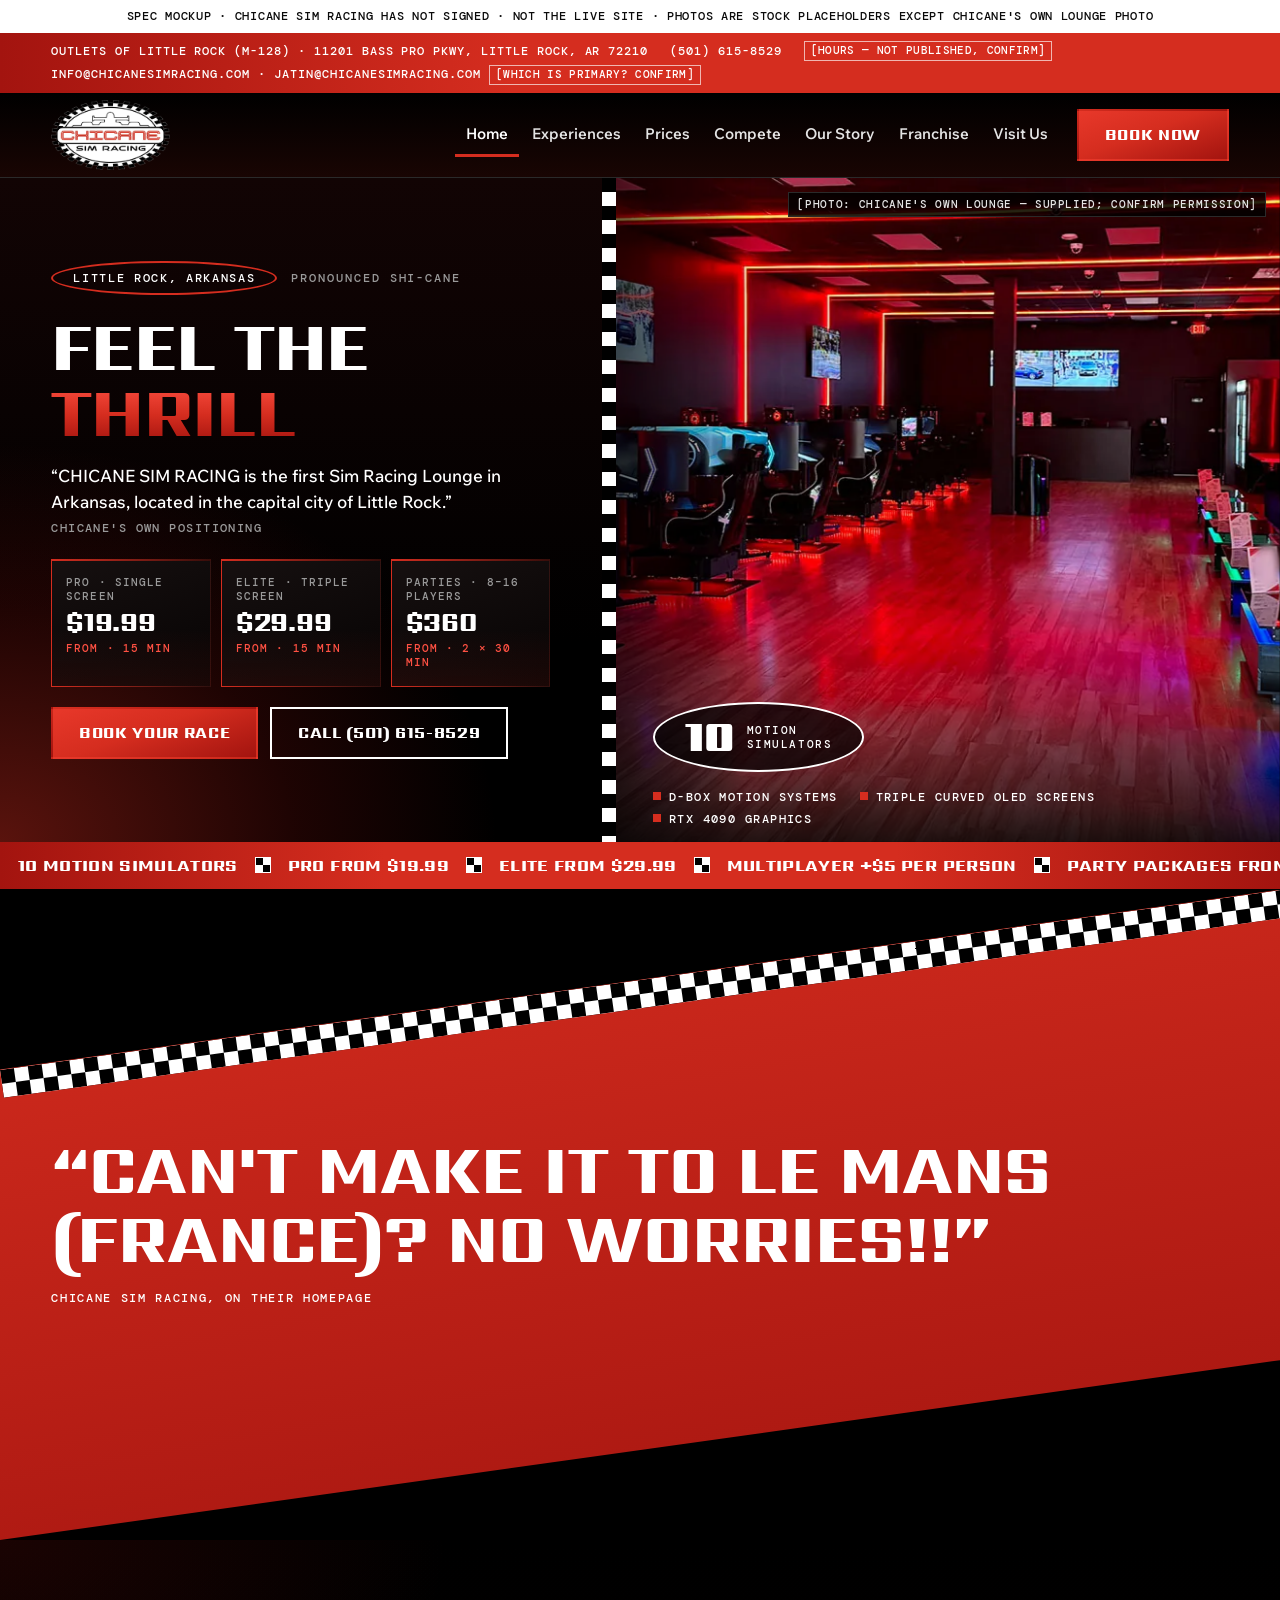
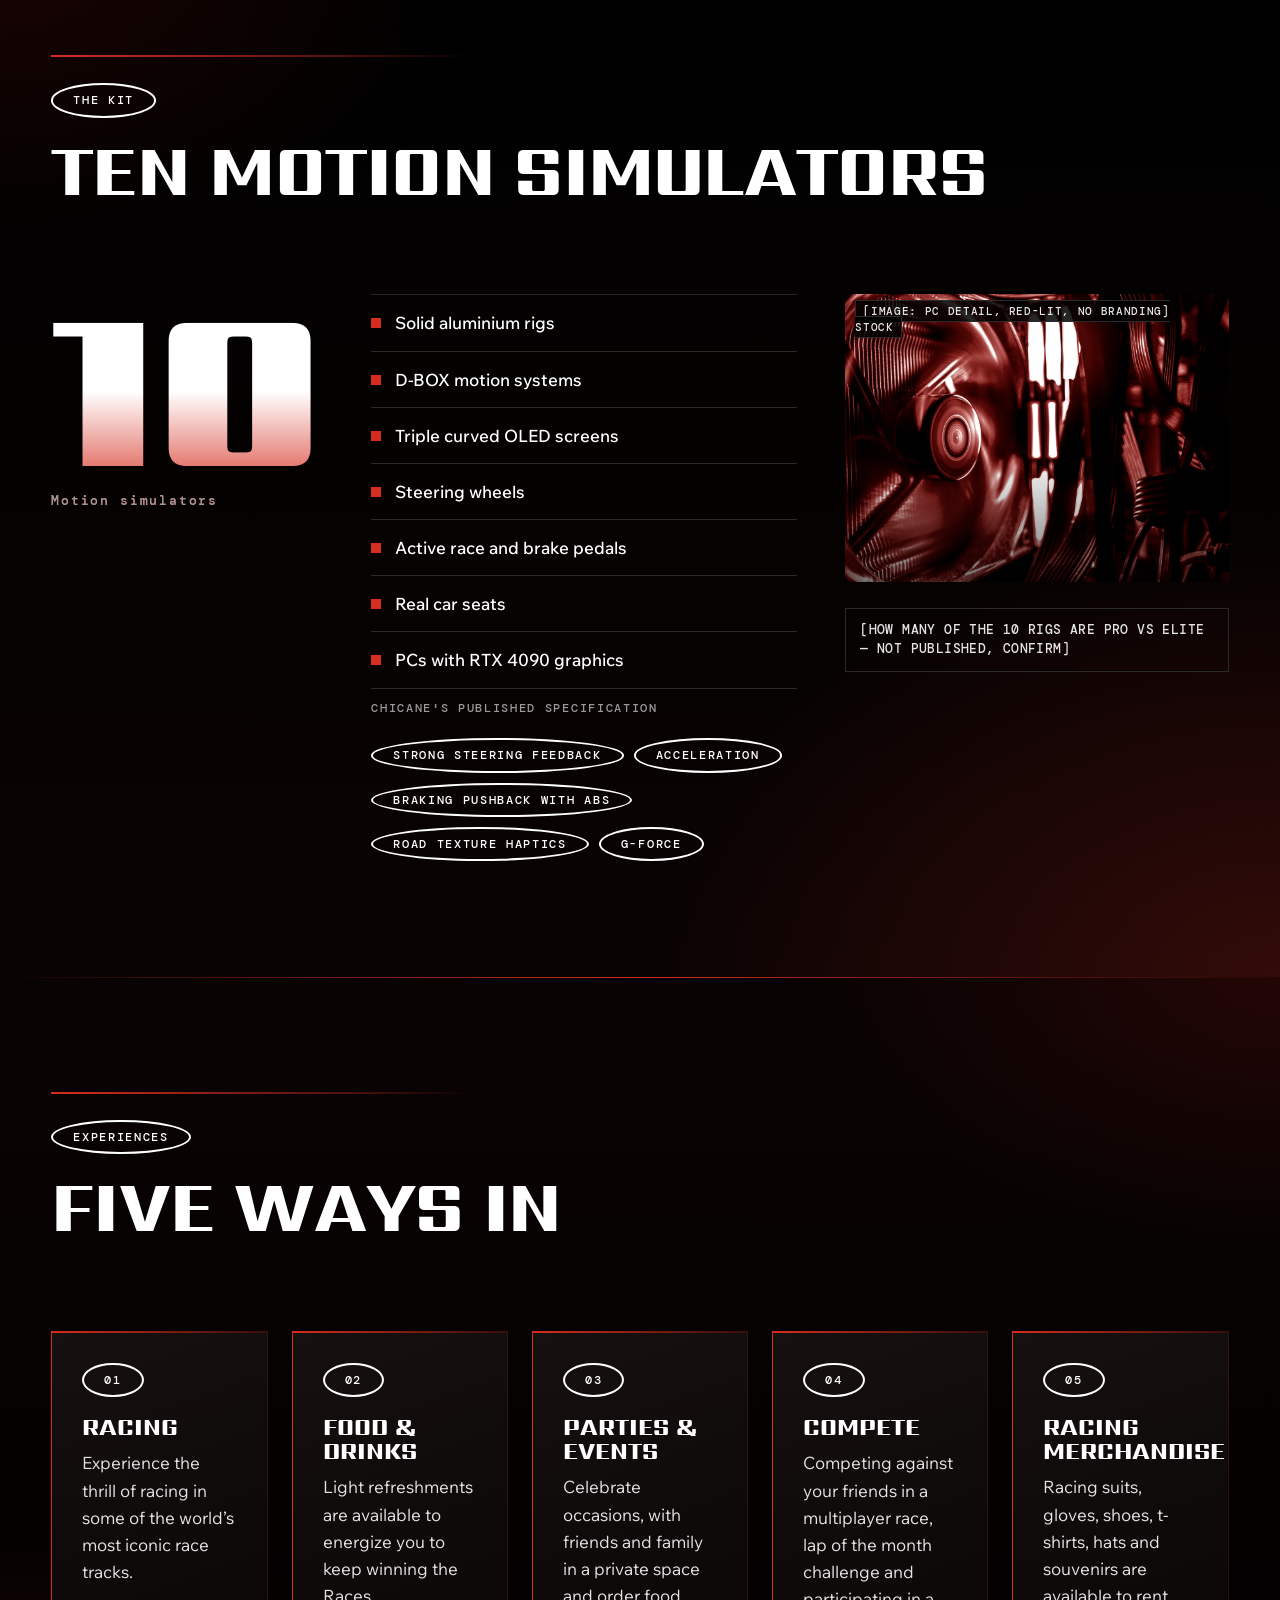
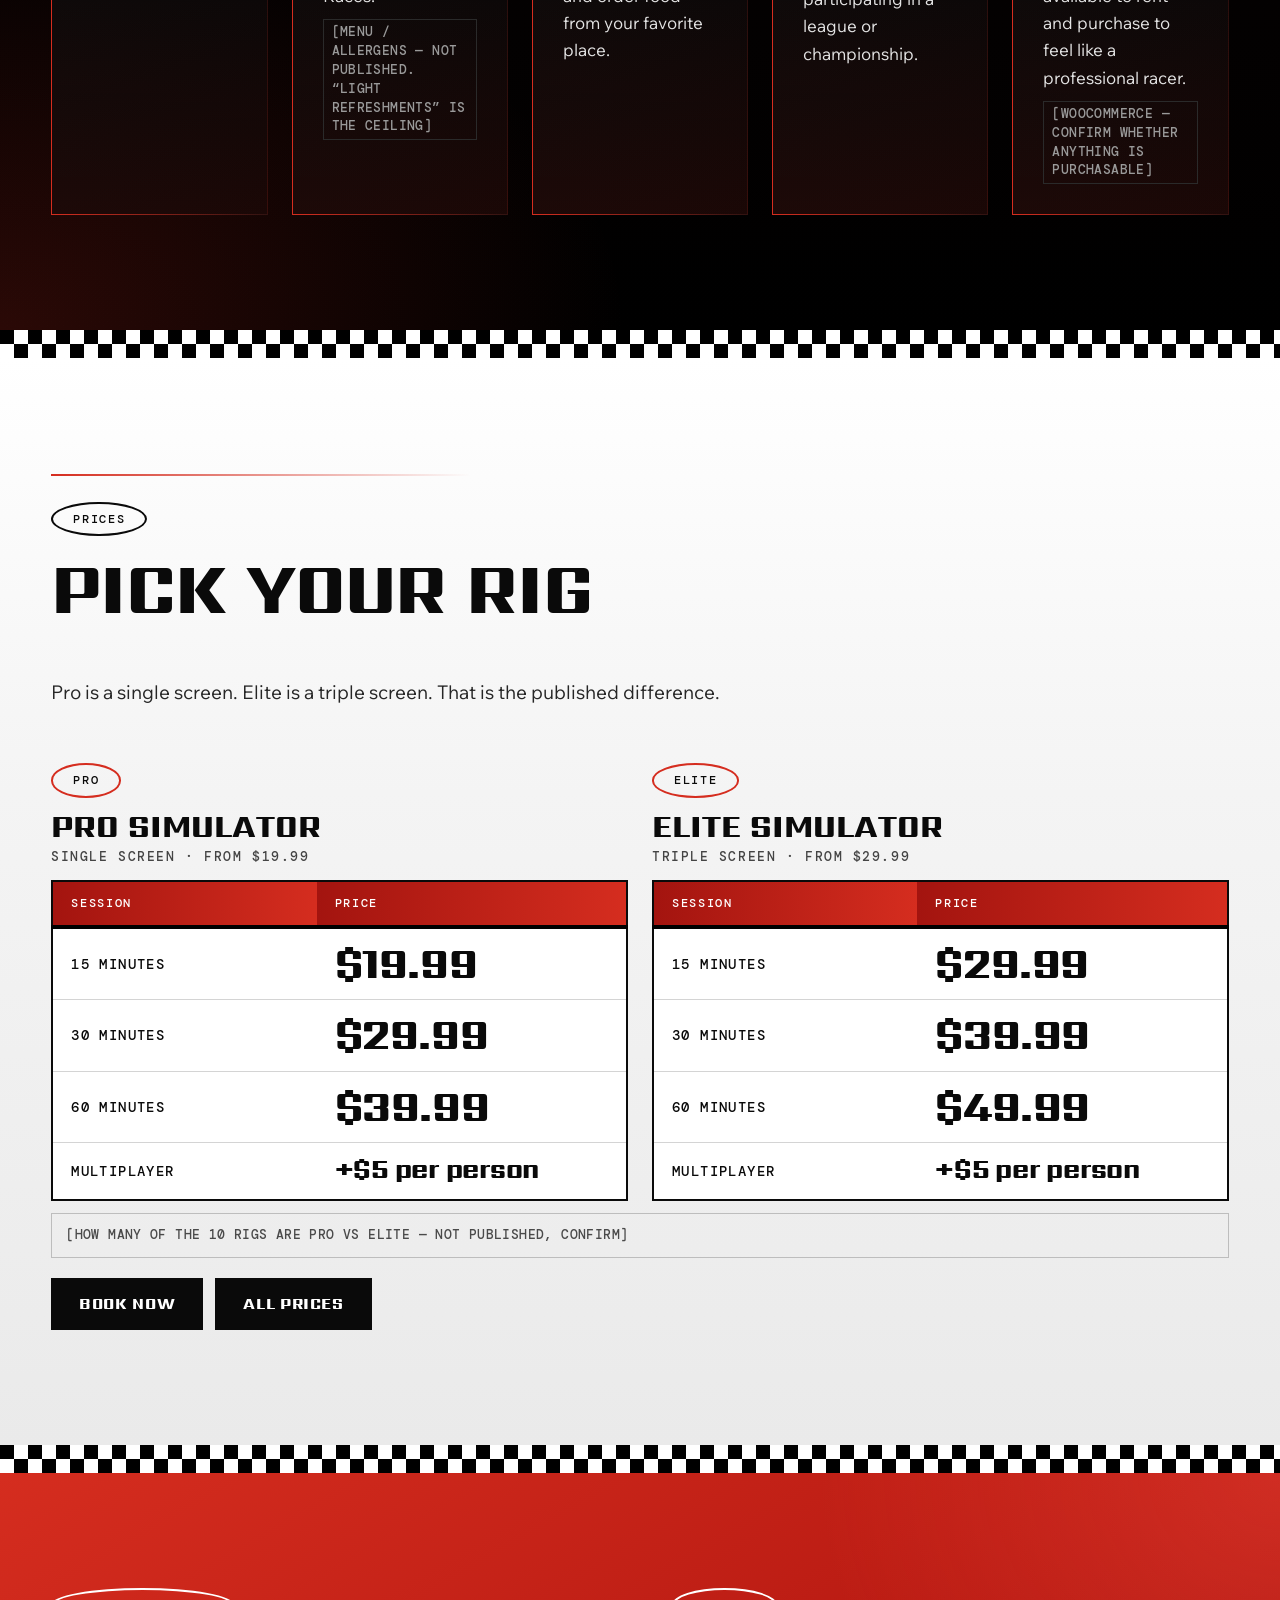
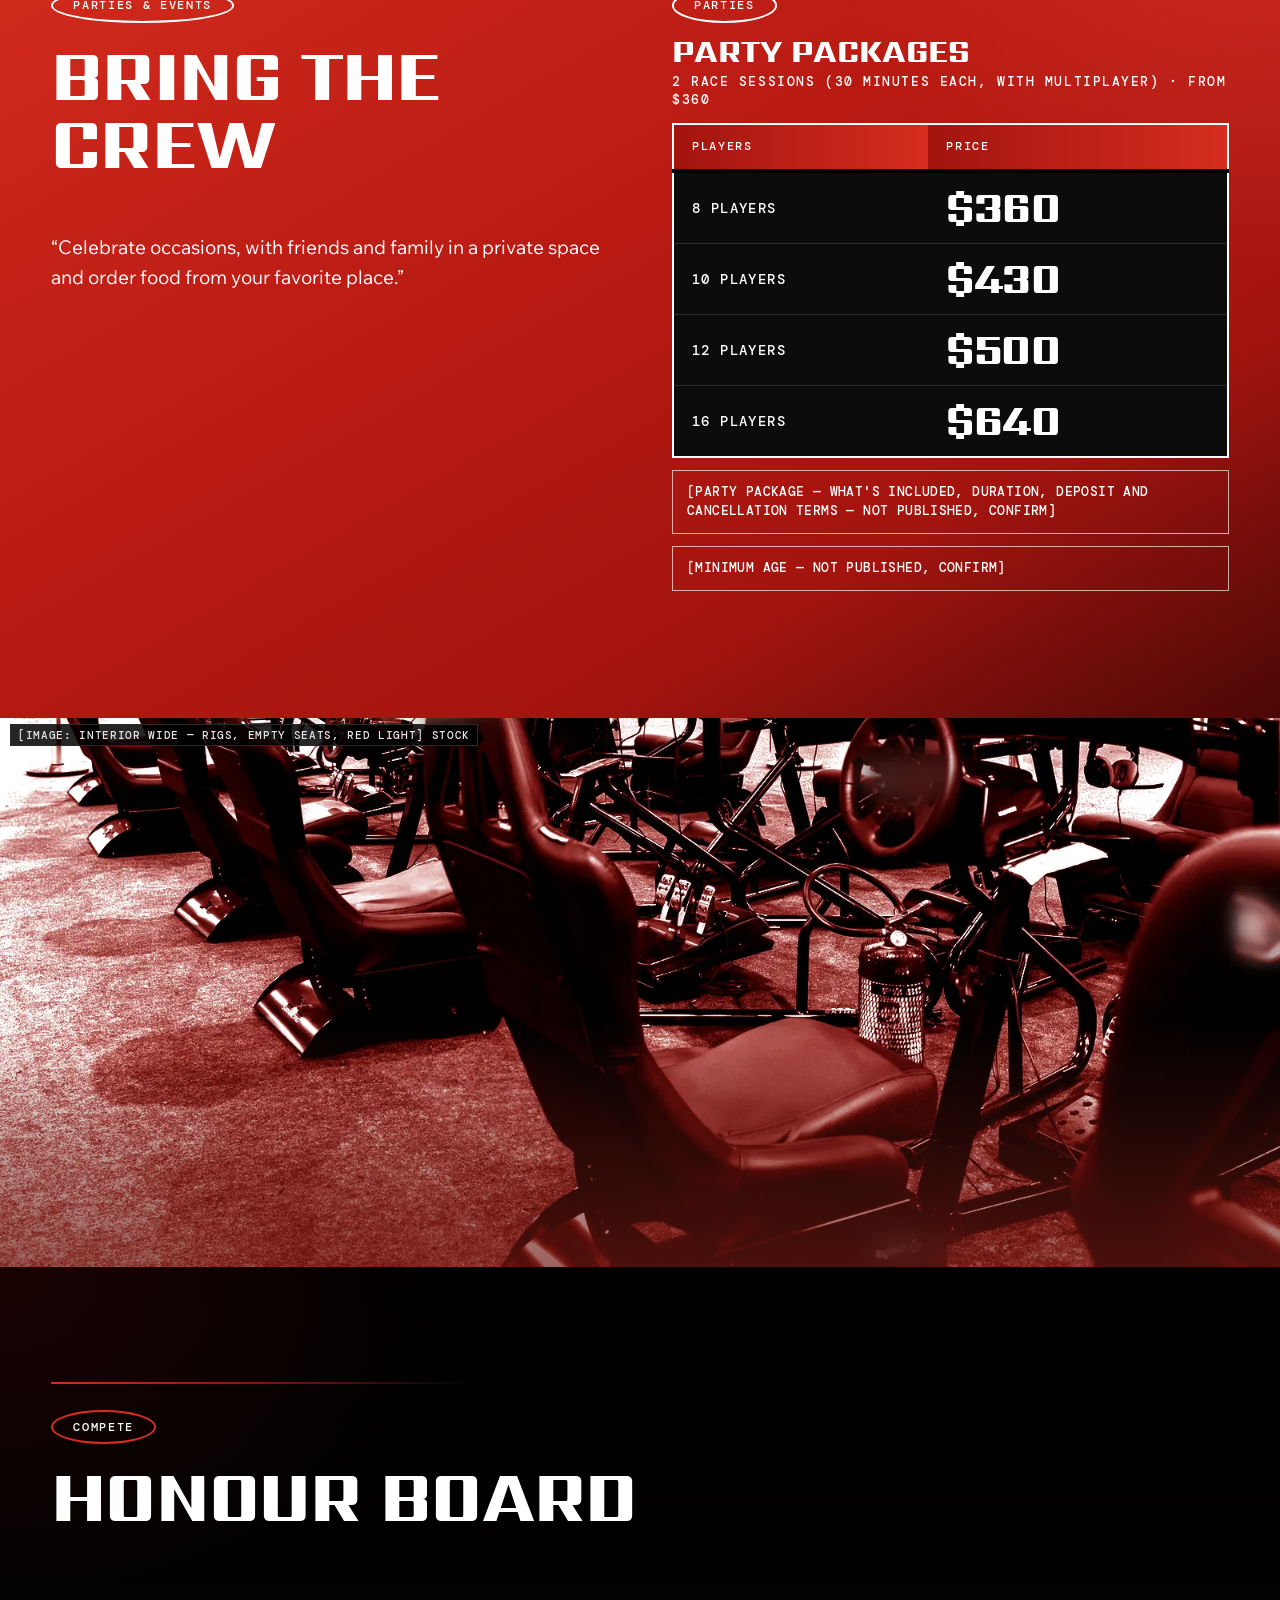
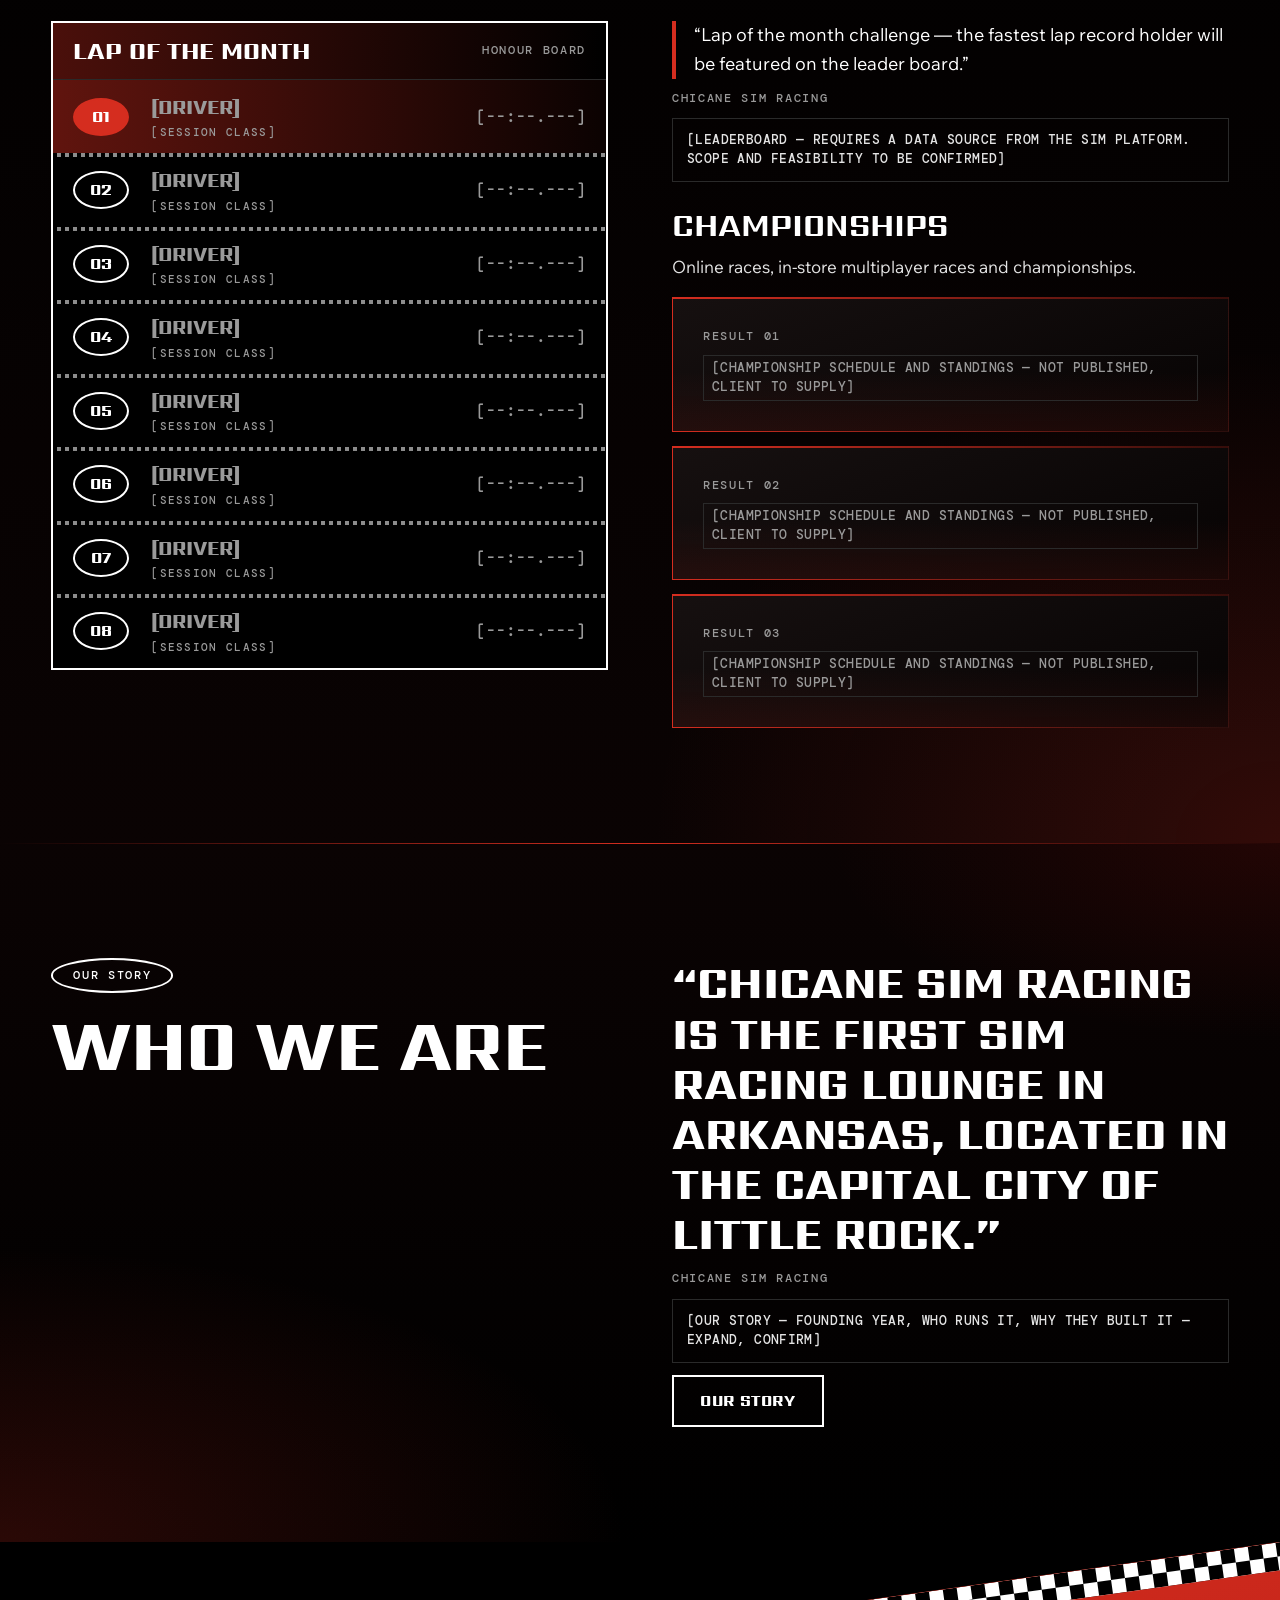
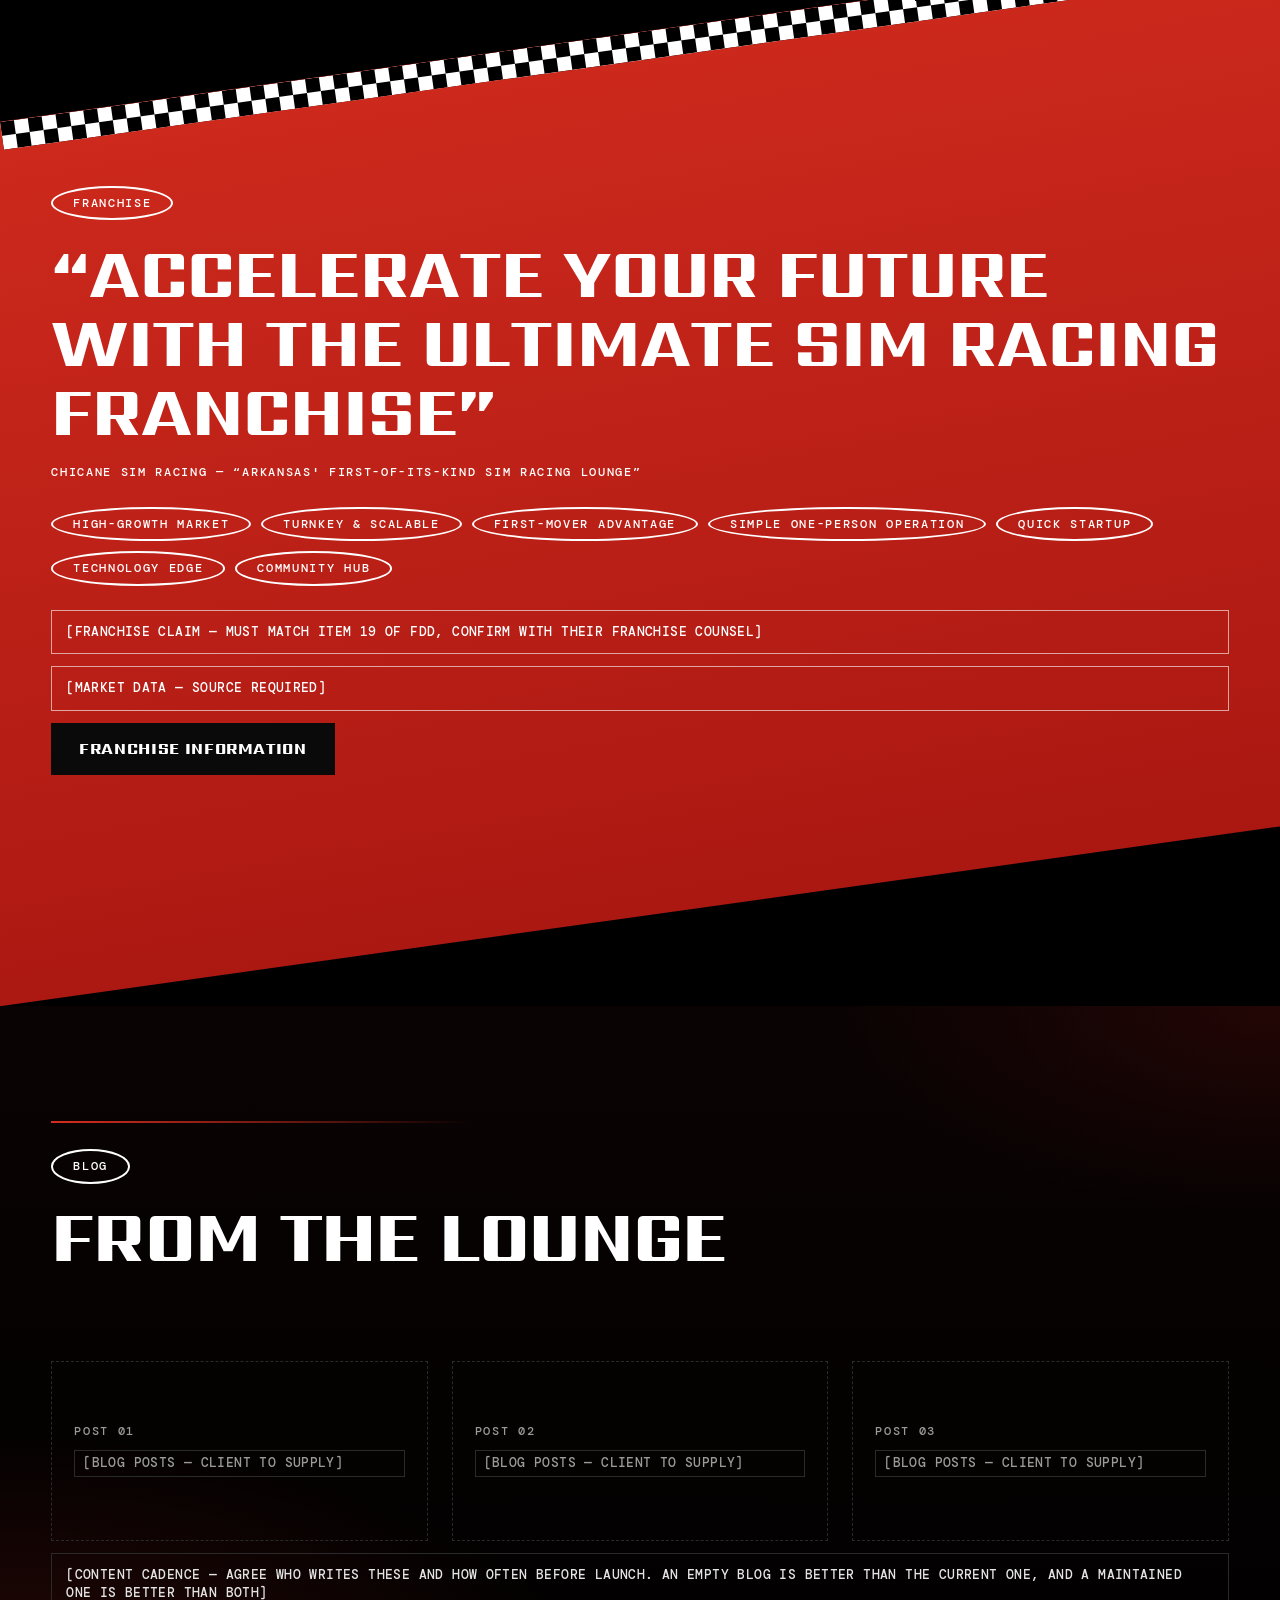
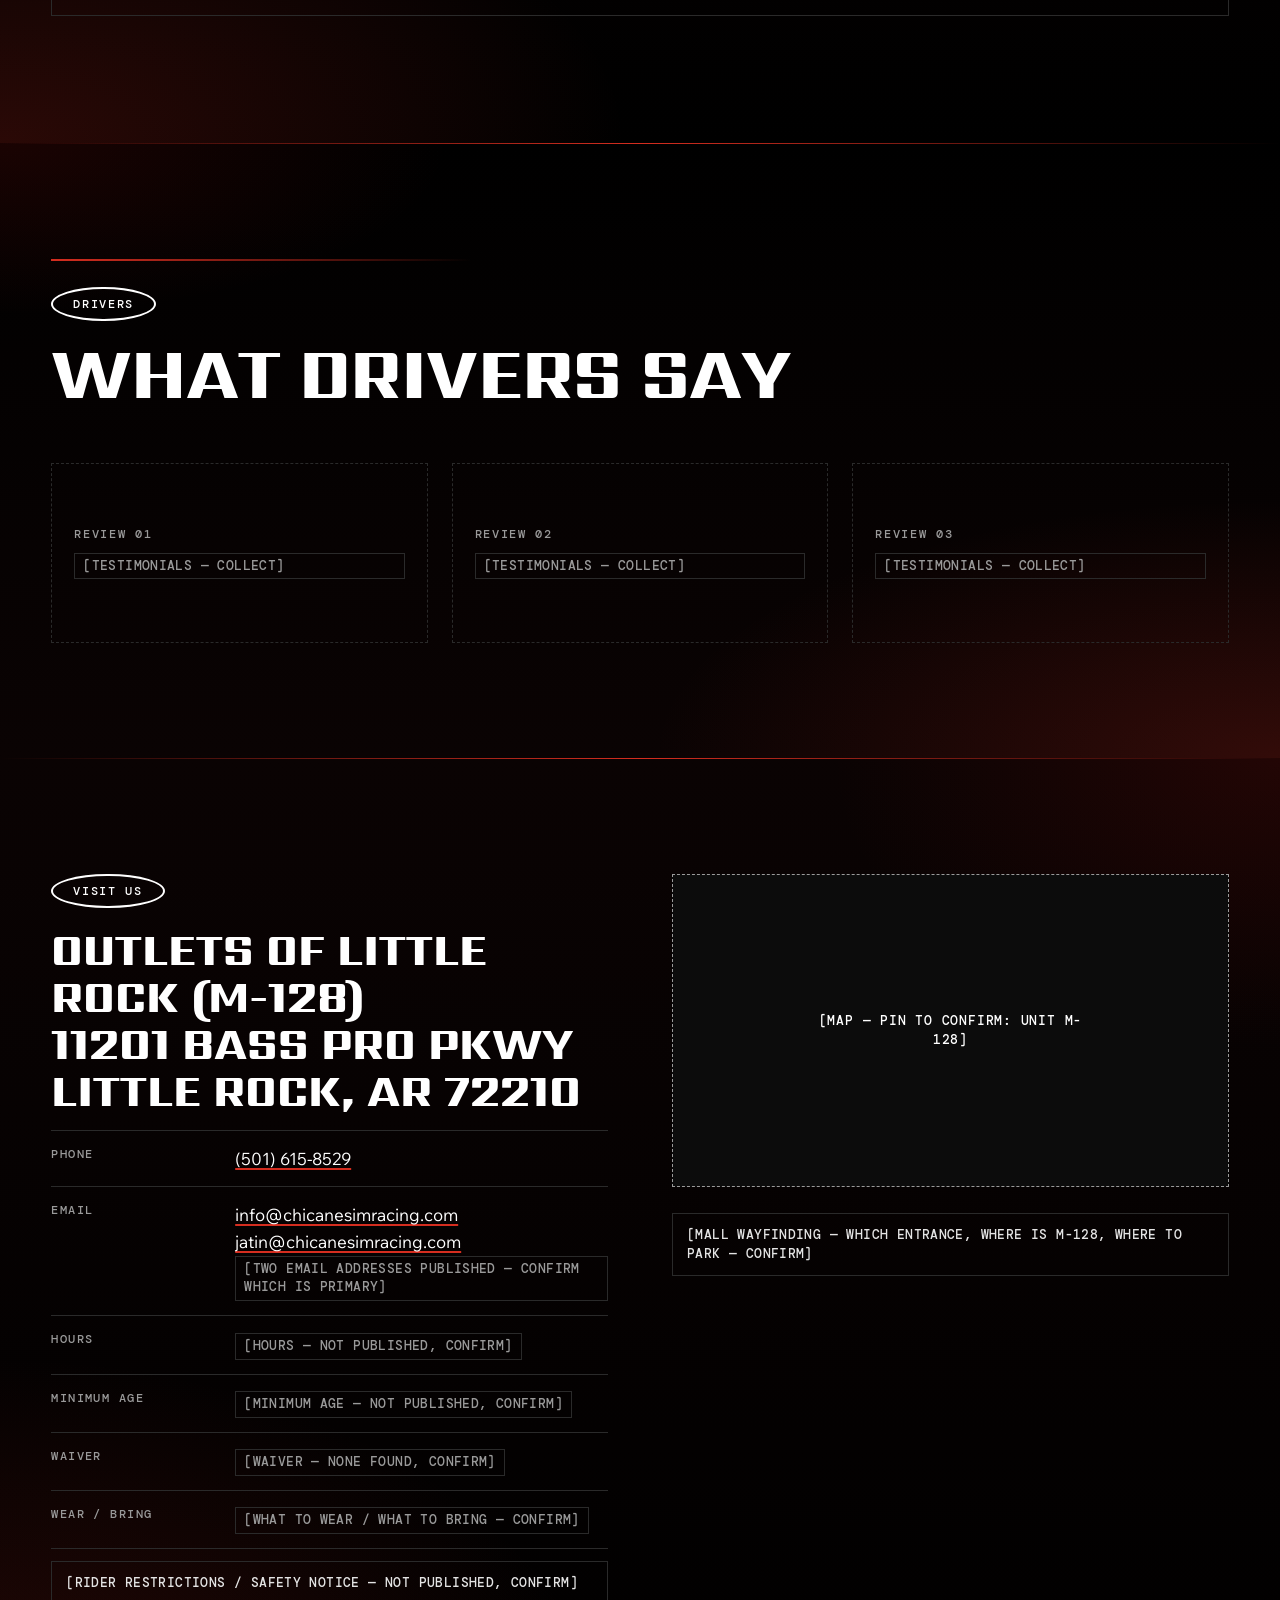
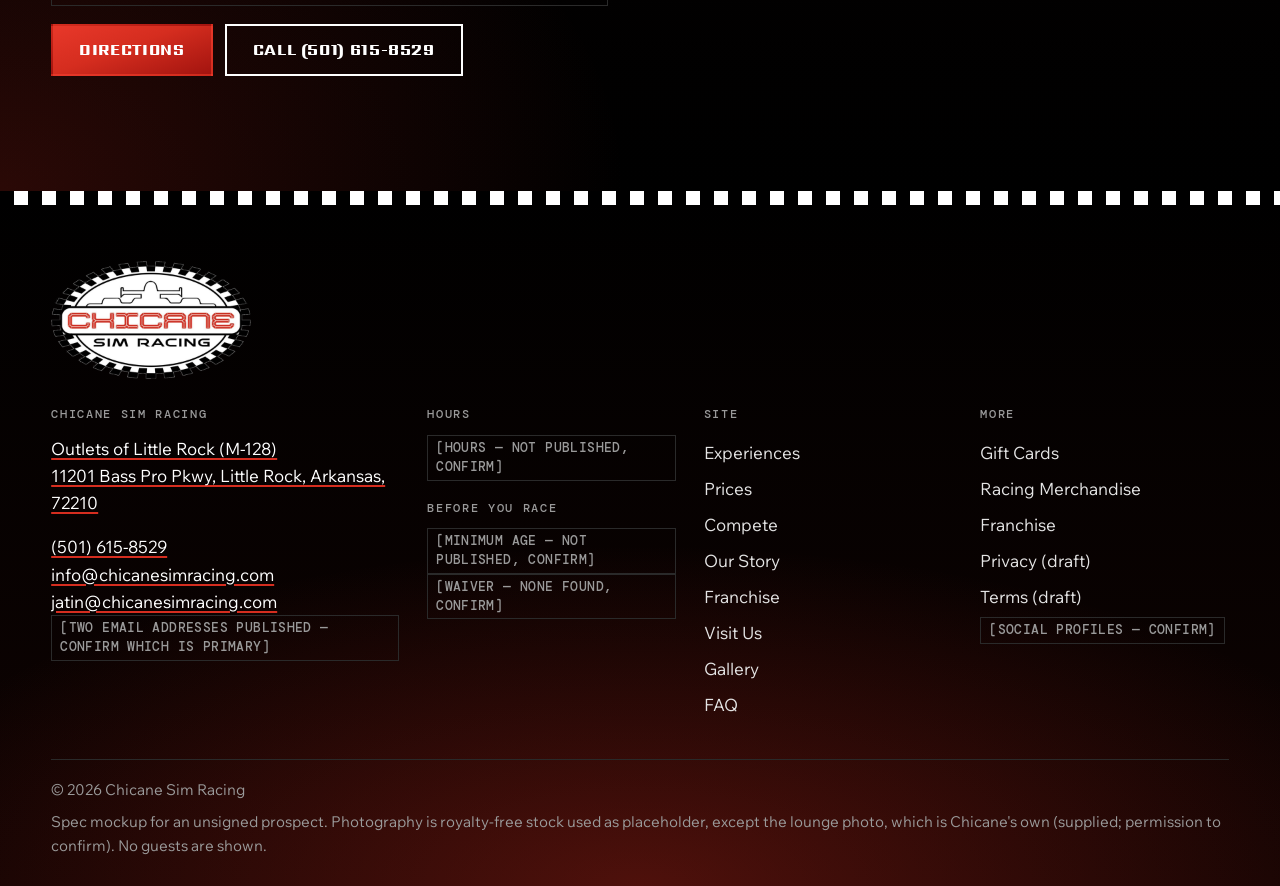
<file: index.html>
<!doctype html>
<html lang="en">
<head>
<meta charset="utf-8">
<meta name="viewport" content="width=device-width, initial-scale=1">
<title>Chicane Sim Racing | Sim Racing Lounge in Little Rock, Arkansas — 10 Motion Simulators</title>
<meta name="description" content="Ten motion simulators at the Outlets of Little Rock. Pro from $19.99, Elite from $29.99, party packages from $360.">
<meta property="og:title" content="Chicane Sim Racing | Sim Racing Lounge in Little Rock, Arkansas — 10 Motion Simulators">
<meta property="og:description" content="Ten motion simulators at the Outlets of Little Rock. Pro from $19.99, Elite from $29.99, party packages from $360. Outlets of Little Rock (M-128), 11201 Bass Pro Pkwy, Little Rock, Arkansas, 72210.">
<meta name="robots" content="noindex, nofollow">
<meta name="theme-color" content="#000000">
<link rel="icon" href="assets/favicon.png" type="image/png">
<link rel="preconnect" href="https://fonts.googleapis.com">
<link rel="preconnect" href="https://fonts.gstatic.com" crossorigin>
<link href="https://fonts.googleapis.com/css2?family=DM+Mono:wght@400;500&family=Sarpanch:wght@700;800;900&family=Wix+Madefor+Text:wght@400;500;600&display=swap" rel="stylesheet">
<link rel="stylesheet" href="styles.css">
<script type="application/ld+json">{"@context":"https://schema.org","@type":"EntertainmentBusiness","name":"Chicane Sim Racing","telephone":"+1-501-615-8529","address":{"@type":"PostalAddress","streetAddress":"11201 Bass Pro Pkwy, Unit M-128 (Outlets of Little Rock)","addressLocality":"Little Rock","addressRegion":"AR","postalCode":"72210","addressCountry":"US"}}</script>
</head>
<body>
<a class="skip" href="#main">Skip to content</a>
<div class="mock-ribbon">Spec mockup · Chicane Sim Racing has not signed · not the live site · photos are stock placeholders except Chicane's own lounge photo</div>
<div class="utility"><div class="wrap">
  <span class="u-addr"><a href="https://www.google.com/maps/search/?api=1&query=Outlets+of+Little+Rock+11201+Bass+Pro+Pkwy+Little+Rock+AR+72210">Outlets of Little Rock (M-128) · 11201 Bass Pro Pkwy, Little Rock, AR 72210</a></span>
  <span><a href="tel:+15016158529">(501) 615-8529</a></span>
  <span><span class="flag ">[HOURS — NOT PUBLISHED, CONFIRM]</span></span>
  <span class="u-mail"><a href="mailto:info@chicanesimracing.com">info@chicanesimracing.com</a> · <a href="mailto:jatin@chicanesimracing.com">jatin@chicanesimracing.com</a> <span class="flag ">[WHICH IS PRIMARY? CONFIRM]</span></span>
</div></div>
<header class="site-head">
  <div class="wrap head-main">
    <a class="brand" href="index.html" aria-label="Chicane Sim Racing home"><img src="assets/logo-chicane.png" alt="Chicane Sim Racing" width="600" height="354"></a>
    <button class="menu-btn" aria-expanded="false" aria-controls="site-nav">Menu</button>
    <nav class="nav" id="site-nav" aria-label="Main"><ul><li><a href="index.html" aria-current="page">Home</a></li><li><a href="experiences.html">Experiences</a></li><li><a href="prices.html">Prices</a></li><li><a href="compete.html">Compete</a></li><li><a href="our-story.html">Our Story</a></li><li><a href="franchise.html">Franchise</a></li><li><a href="visit.html">Visit Us</a></li></ul></nav>
    <a class="btn btn--red head-cta" href="racing.html#book">Book now</a>
  </div>
</header>
<main id="main">

<section class="hero2" aria-labelledby="hero-h">
  <div class="hero2-text">
    <div class="hero2-inner">
      <p class="eyebrow"><span class="oval oval--red">Little Rock, Arkansas</span> <span class="say" style="display:inline-block;margin:0 0 0 10px">Pronounced SHI-CANE</span></p>
      <h1 class="display" id="hero-h">Feel the <span class="rot" data-rotate="RUSH|THRILL|ADRENALINE|INTENSITY|EXCITEMENT"><span>RUSH</span></span></h1>
      <p class="claim">“CHICANE SIM RACING is the first Sim Racing Lounge in Arkansas, located in the capital city of Little Rock.”<cite>Chicane's own positioning</cite></p>
      <div class="pick">
        <a class="card pick-tile" href="prices.html"><span class="t">Pro · single screen</span><span class="fig">$<span data-count="19.99">19.99</span></span><span class="u">from · 15 min</span></a>
        <a class="card pick-tile" href="prices.html"><span class="t">Elite · triple screen</span><span class="fig">$<span data-count="29.99">29.99</span></span><span class="u">from · 15 min</span></a>
        <a class="card pick-tile" href="parties.html"><span class="t">Parties · 8–16 players</span><span class="fig">$<span data-count="360">360</span></span><span class="u">from · 2 × 30 min</span></a>
      </div>
      <div class="btn-row"><a class="btn btn--red" href="racing.html#book">Book your race</a><a class="btn btn--ghost" href="tel:+15016158529">Call (501) 615-8529</a></div>
    </div>
  </div>
  <div class="hero2-photo">
    <picture><source media="(max-width: 999px)" srcset="assets/img/venue-lounge-mobile.webp" width="900" height="1200"><img src="assets/img/venue-lounge.webp" alt="The Chicane lounge: a row of motion simulators with triple screens down one side, a long sofa down the other, framed by red LED light lines" width="1600" height="684" fetchpriority="high"></picture>
    <span class="cq-seam" aria-hidden="true"></span>
    <div class="photo-badge"><span class="n">10</span><span class="l">Motion<br>simulators</span></div>
    <ul class="spec-strip" aria-label="Their equipment"><li>D-BOX motion systems</li><li>Triple curved OLED screens</li><li>RTX 4090 graphics</li></ul>
    <span class="img-label">[PHOTO: CHICANE'S OWN LOUNGE — SUPPLIED; CONFIRM PERMISSION]</span>
  </div>
</section>
<div class="ticker" aria-label="At a glance"><div class="ticker-track"><ul><li>10 motion simulators</li><li>Pro from $19.99</li><li>Elite from $29.99</li><li>Multiplayer +$5 per person</li><li>Party packages from $360</li><li>Outlets of Little Rock · M-128</li><li>Call (501) 615-8529</li><li>Chicane — pronounced SHI-CANE</li></ul><ul aria-hidden="true"><li>10 motion simulators</li><li>Pro from $19.99</li><li>Elite from $29.99</li><li>Multiplayer +$5 per person</li><li>Party packages from $360</li><li>Outlets of Little Rock · M-128</li><li>Call (501) 615-8529</li><li>Chicane — pronounced SHI-CANE</li></ul></div></div>
<section class="band rv" aria-label="Their line"><div class="wrap"><p class="big">“CAN'T MAKE IT TO LE MANS (FRANCE)? No worries!!”</p><cite>Chicane Sim Racing, on their homepage</cite></div></section>
<section class="section section--b2" aria-labelledby="kit-h">
  <div class="wrap">
    <div class="sec-head"><p class="eyebrow"><span class="oval">The kit</span></p><h2 class="display" id="kit-h">Ten motion simulators</h2><span class="cq-rule rv" aria-hidden="true"></span></div>
    <div class="kit cq-wipe" style="--cover:var(--black-2)">
  <div><p class="ten"><span data-count="10">10</span><small>Motion simulators</small></p></div>
  <div><ul class="spec"><li>Solid aluminium rigs</li><li>D-BOX motion systems</li><li>Triple curved OLED screens</li><li>Steering wheels</li><li>Active race and brake pedals</li><li>Real car seats</li><li>PCs with RTX 4090 graphics</li></ul>
    <p class="src" style="margin-top:12px">Chicane's published specification</p>
    <div class="feel"><span class="oval">Strong steering feedback</span><span class="oval">Acceleration</span><span class="oval">Braking pushback with ABS</span><span class="oval">Road texture haptics</span><span class="oval">G-Force</span></div></div>
  <div style="display:grid;gap:14px"><figure class="ph ar-43"><img src="assets/img/PLACEHOLDER-kit-pc.webp" alt="Red-lit cooling fan and cables inside a gaming PC" width="1200" height="900" loading="lazy"><figcaption><span>[IMAGE: PC detail, red-lit, no branding] stock</span></figcaption></figure>
    <span class="flag flag--block ">[HOW MANY OF THE 10 RIGS ARE PRO VS ELITE — NOT PUBLISHED, CONFIRM]</span></div>
</div>
  </div>
</section>
<section class="section section--glow" aria-labelledby="exp-h">
  <div class="wrap">
    <div class="sec-head"><p class="eyebrow"><span class="oval">Experiences</span></p><h2 class="display" id="exp-h">Five ways in</h2><span class="cq-rule rv" aria-hidden="true"></span></div>
    <div class="grid grid--5 rv-stagger"><a class="card exp" href="racing.html">
  <span class="oval">01</span><h3>Racing</h3><p>Experience the thrill of racing in some of the world’s most iconic race tracks.</p></a><a class="card exp" href="experiences.html#food-drinks">
  <span class="oval">02</span><h3>Food & Drinks</h3><p>Light refreshments are available to energize you to keep winning the Races.</p><p style="margin-top:10px"><span class="flag ">[MENU / ALLERGENS — NOT PUBLISHED. “LIGHT REFRESHMENTS” IS THE CEILING]</span></p></a><a class="card exp" href="parties.html">
  <span class="oval">03</span><h3>Parties & Events</h3><p>Celebrate occasions, with friends and family in a private space and order food from your favorite place.</p></a><a class="card exp" href="compete.html">
  <span class="oval">04</span><h3>Compete</h3><p>Competing against your friends in a multiplayer race, lap of the month challenge and participating in a league or championship.</p></a><a class="card exp" href="merchandise.html">
  <span class="oval">05</span><h3>Racing Merchandise</h3><p>Racing suits, gloves, shoes, t-shirts, hats and souvenirs are available to rent and purchase to feel like a professional racer.</p><p style="margin-top:10px"><span class="flag ">[WOOCOMMERCE — CONFIRM WHETHER ANYTHING IS PURCHASABLE]</span></p></a></div>
  </div>
</section>
<div class="cq-band" aria-hidden="true"></div>
<section class="section light cq-wipe" style="--cover:var(--white-2)" aria-labelledby="price-h" id="prices">
  <div class="wrap">
    <div class="sec-head"><p class="eyebrow"><span class="oval">Prices</span></p><h2 class="display" id="price-h">Pick your rig</h2><span class="cq-rule rv" aria-hidden="true"></span>
      <p class="lede" style="margin-top:20px">Pro is a single screen. Elite is a triple screen. That is the published difference.</p></div>
    <div class="grid grid--2"><table class="ptable rows-in">
  <caption><span class="oval oval--red">Pro</span><span class="tier">Pro Simulator</span><span class="sub">Single screen · from $19.99</span></caption>
  <thead><tr><th scope="col">Session</th><th scope="col">Price</th></tr></thead><tbody><tr><th scope="row">15 minutes</th><td><span class="fig">$<span data-count="19.99">19.99</span></span></td></tr><tr><th scope="row">30 minutes</th><td><span class="fig">$<span data-count="29.99">29.99</span></span></td></tr><tr><th scope="row">60 minutes</th><td><span class="fig">$<span data-count="39.99">39.99</span></span></td></tr><tr><th scope="row">Multiplayer</th><td><span class="fig small">+$5 per person</span></td></tr></tbody></table><table class="ptable rows-in">
  <caption><span class="oval oval--red">Elite</span><span class="tier">Elite Simulator</span><span class="sub">Triple screen · from $29.99</span></caption>
  <thead><tr><th scope="col">Session</th><th scope="col">Price</th></tr></thead><tbody><tr><th scope="row">15 minutes</th><td><span class="fig">$<span data-count="29.99">29.99</span></span></td></tr><tr><th scope="row">30 minutes</th><td><span class="fig">$<span data-count="39.99">39.99</span></span></td></tr><tr><th scope="row">60 minutes</th><td><span class="fig">$<span data-count="49.99">49.99</span></span></td></tr><tr><th scope="row">Multiplayer</th><td><span class="fig small">+$5 per person</span></td></tr></tbody></table></div>
    <span class="flag flag--block ">[HOW MANY OF THE 10 RIGS ARE PRO VS ELITE — NOT PUBLISHED, CONFIRM]</span>
    <div class="btn-row" style="margin-top:20px"><a class="btn btn--ink" href="racing.html#book">Book now</a><a class="btn btn--ink" href="prices.html">All prices</a></div>
  </div>
</section>
<div class="cq-band" aria-hidden="true"></div>
<section class="section" aria-labelledby="party-h">
  <div class="wrap split split--top">
    <div><p class="eyebrow"><span class="oval">Parties & events</span></p><h2 class="display" id="party-h">Bring the crew</h2><span class="cq-rule rv" aria-hidden="true"></span>
      <p class="lede" style="margin-top:20px">“Celebrate occasions, with friends and family in a private space and order food from your favorite place.”</p></div>
    <div><table class="ptable dark-table rows-in">
  <caption><span class="oval oval--red">Parties</span><span class="tier">Party packages</span><span class="sub">2 race sessions (30 minutes each, with multiplayer) · from $360</span></caption>
  <thead><tr><th scope="col">Players</th><th scope="col">Price</th></tr></thead><tbody><tr><th scope="row">8 players</th><td><span class="fig">$<span data-count="360">360</span></span></td></tr><tr><th scope="row">10 players</th><td><span class="fig">$<span data-count="430">430</span></span></td></tr><tr><th scope="row">12 players</th><td><span class="fig">$<span data-count="500">500</span></span></td></tr><tr><th scope="row">16 players</th><td><span class="fig">$<span data-count="640">640</span></span></td></tr></tbody></table>
<span class="flag flag--block ">[PARTY PACKAGE — WHAT'S INCLUDED, DURATION, DEPOSIT AND CANCELLATION TERMS — NOT PUBLISHED, CONFIRM]</span><span class="flag flag--block ">[MINIMUM AGE — NOT PUBLISHED, CONFIRM]</span></div>
  </div>
</section>
<div class="photo" style="position:relative"><figure class="ph ar-21"><img src="assets/img/PLACEHOLDER-rig-row.webp" alt="Row of empty racing seats and rigs, lit red" width="1600" height="900" loading="lazy"><figcaption><span>[IMAGE: interior wide — rigs, empty seats, red light] stock</span></figcaption></figure></div>
<section class="section section--panel" aria-labelledby="comp-h">
  <div class="wrap">
    <div class="sec-head"><p class="eyebrow"><span class="oval oval--red">Compete</span></p><h2 class="display" id="comp-h">Honour board</h2><span class="cq-rule rv" aria-hidden="true"></span></div>
    <div class="split split--top">
  <div class="honour cq-wipe" style="--cover:var(--panel)">
    <div class="honour-head"><h3>Lap of the month</h3><span class="label">Honour board</span></div>
    <ol aria-label="Lap of the month board — no data published"><li><span class="rank">01</span><span><span class="drv">[DRIVER]</span><span class="cls">[SESSION CLASS]</span></span><span class="t">[--:--.---]</span></li><li><span class="rank">02</span><span><span class="drv">[DRIVER]</span><span class="cls">[SESSION CLASS]</span></span><span class="t">[--:--.---]</span></li><li><span class="rank">03</span><span><span class="drv">[DRIVER]</span><span class="cls">[SESSION CLASS]</span></span><span class="t">[--:--.---]</span></li><li><span class="rank">04</span><span><span class="drv">[DRIVER]</span><span class="cls">[SESSION CLASS]</span></span><span class="t">[--:--.---]</span></li><li><span class="rank">05</span><span><span class="drv">[DRIVER]</span><span class="cls">[SESSION CLASS]</span></span><span class="t">[--:--.---]</span></li><li><span class="rank">06</span><span><span class="drv">[DRIVER]</span><span class="cls">[SESSION CLASS]</span></span><span class="t">[--:--.---]</span></li><li><span class="rank">07</span><span><span class="drv">[DRIVER]</span><span class="cls">[SESSION CLASS]</span></span><span class="t">[--:--.---]</span></li><li><span class="rank">08</span><span><span class="drv">[DRIVER]</span><span class="cls">[SESSION CLASS]</span></span><span class="t">[--:--.---]</span></li></ol>
  </div>
  <div>
    <blockquote class="quote">“Lap of the month challenge — the fastest lap record holder will be featured on the leader board.”</blockquote><p class="src">Chicane Sim Racing</p>
    <span class="flag flag--block ">[LEADERBOARD — REQUIRES A DATA SOURCE FROM THE SIM PLATFORM. SCOPE AND FEASIBILITY TO BE CONFIRMED]</span>
    <h3 class="display" style="margin-top:28px">Championships</h3>
    <p>Online races, in-store multiplayer races and championships.</p>
    <div class="results rv-stagger"><div class="card"><span class="label">Result 01</span><span class="flag ">[CHAMPIONSHIP SCHEDULE AND STANDINGS — NOT PUBLISHED, CLIENT TO SUPPLY]</span></div><div class="card"><span class="label">Result 02</span><span class="flag ">[CHAMPIONSHIP SCHEDULE AND STANDINGS — NOT PUBLISHED, CLIENT TO SUPPLY]</span></div><div class="card"><span class="label">Result 03</span><span class="flag ">[CHAMPIONSHIP SCHEDULE AND STANDINGS — NOT PUBLISHED, CLIENT TO SUPPLY]</span></div></div>
  </div>
</div>
  </div>
</section>
<section class="section section--glow" aria-labelledby="story-h">
  <div class="wrap split split--top">
    <div><p class="eyebrow"><span class="oval">Our story</span></p><h2 class="display" id="story-h">Who we are</h2><span class="cq-rule rv" aria-hidden="true"></span></div>
    <div><p class="pull">“CHICANE SIM RACING is the first Sim Racing Lounge in Arkansas, located in the capital city of Little Rock.”</p><cite>Chicane Sim Racing</cite>
      <span class="flag flag--block ">[OUR STORY — FOUNDING YEAR, WHO RUNS IT, WHY THEY BUILT IT — EXPAND, CONFIRM]</span>
      <a class="btn btn--ghost" href="our-story.html">Our story</a></div>
  </div>
</section>
<section class="band" aria-labelledby="fr-h"><div class="wrap on-red">
  <p class="eyebrow"><span class="oval">Franchise</span></p>
  <h2 class="big" id="fr-h">“Accelerate Your Future with the Ultimate Sim Racing Franchise”</h2><cite>Chicane Sim Racing — “Arkansas' first-of-its-kind sim racing lounge”</cite>
  <div class="points" style="margin:24px 0"><span class="oval">High-Growth Market</span><span class="oval">Turnkey & Scalable</span><span class="oval">First-Mover Advantage</span><span class="oval">Simple One-Person Operation</span><span class="oval">Quick Startup</span><span class="oval">Technology Edge</span><span class="oval">Community Hub</span></div>
  <span class="flag flag--block ">[FRANCHISE CLAIM — MUST MATCH ITEM 19 OF FDD, CONFIRM WITH THEIR FRANCHISE COUNSEL]</span><span class="flag flag--block ">[MARKET DATA — SOURCE REQUIRED]</span>
  <div class="btn-row"><a class="btn btn--ink" href="franchise.html">Franchise information</a></div>
</div></section>
<section class="section" aria-labelledby="blog-h">
  <div class="wrap"><div class="sec-head"><p class="eyebrow"><span class="oval">Blog</span></p><h2 class="display" id="blog-h">From the lounge</h2><span class="cq-rule rv" aria-hidden="true"></span></div><div class="grid grid--3 rv-stagger"><article class="slot"><span class="label">Post 01</span><span class="flag ">[BLOG POSTS — CLIENT TO SUPPLY]</span></article><article class="slot"><span class="label">Post 02</span><span class="flag ">[BLOG POSTS — CLIENT TO SUPPLY]</span></article><article class="slot"><span class="label">Post 03</span><span class="flag ">[BLOG POSTS — CLIENT TO SUPPLY]</span></article></div><span class="flag flag--block ">[CONTENT CADENCE — AGREE WHO WRITES THESE AND HOW OFTEN BEFORE LAUNCH. AN EMPTY BLOG IS BETTER THAN THE CURRENT ONE, AND A MAINTAINED ONE IS BETTER THAN BOTH]</span></div>
</section>
<section class="section section--b2" aria-labelledby="ts-h">
  <div class="wrap"><div class="sec-head"><p class="eyebrow"><span class="oval">Drivers</span></p><h2 class="display" id="ts-h">What drivers say</h2></div>
  <div class="grid grid--3"><div class="slot"><span class="label">Review 01</span><span class="flag ">[TESTIMONIALS — COLLECT]</span></div><div class="slot"><span class="label">Review 02</span><span class="flag ">[TESTIMONIALS — COLLECT]</span></div><div class="slot"><span class="label">Review 03</span><span class="flag ">[TESTIMONIALS — COLLECT]</span></div></div></div>
</section>
<section class="section" aria-label="Visit us"><div class="wrap"><div class="split split--top">
  <div><p class="eyebrow"><span class="oval">Visit us</span></p>
    <p class="addr-big">Outlets of Little Rock (M-128)<br>11201 Bass Pro Pkwy<br>Little Rock, AR 72210</p>
    <dl class="dl">
      <div><dt>Phone</dt><dd><a href="tel:+15016158529">(501) 615-8529</a></dd></div>
      <div><dt>Email</dt><dd><a href="mailto:info@chicanesimracing.com">info@chicanesimracing.com</a><br><a href="mailto:jatin@chicanesimracing.com">jatin@chicanesimracing.com</a><br><span class="flag ">[TWO EMAIL ADDRESSES PUBLISHED — CONFIRM WHICH IS PRIMARY]</span></dd></div>
      <div><dt>Hours</dt><dd><span class="flag ">[HOURS — NOT PUBLISHED, CONFIRM]</span></dd></div>
      <div><dt>Minimum age</dt><dd><span class="flag ">[MINIMUM AGE — NOT PUBLISHED, CONFIRM]</span></dd></div>
      <div><dt>Waiver</dt><dd><span class="flag ">[WAIVER — NONE FOUND, CONFIRM]</span></dd></div>
      <div><dt>Wear / bring</dt><dd><span class="flag ">[WHAT TO WEAR / WHAT TO BRING — CONFIRM]</span></dd></div>
    </dl>
    <span class="flag flag--block ">[RIDER RESTRICTIONS / SAFETY NOTICE — NOT PUBLISHED, CONFIRM]</span>
    <div class="btn-row" style="margin-top:18px"><a class="btn btn--red" href="https://www.google.com/maps/search/?api=1&query=Outlets+of+Little+Rock+11201+Bass+Pro+Pkwy+Little+Rock+AR+72210">Directions</a><a class="btn btn--ghost" href="tel:+15016158529">Call (501) 615-8529</a></div>
  </div>
  <div style="display:grid;gap:14px">
    <div class="ph-frame ar-43"><span>[MAP — PIN TO CONFIRM: UNIT M-128]</span></div>
    <span class="flag flag--block ">[MALL WAYFINDING — WHICH ENTRANCE, WHERE IS M-128, WHERE TO PARK — CONFIRM]</span>
  </div>
</div></div></section>
</main>
<footer class="site-foot">
  <div class="cq-row" aria-hidden="true"></div>
  <div class="wrap">
    <img class="foot-logo" src="assets/logo-chicane.png" alt="Chicane Sim Racing" width="600" height="354" loading="lazy">
    <div class="foot-grid">
      <div><h2>Chicane Sim Racing</h2><p><a href="https://www.google.com/maps/search/?api=1&query=Outlets+of+Little+Rock+11201+Bass+Pro+Pkwy+Little+Rock+AR+72210">Outlets of Little Rock (M-128)<br>11201 Bass Pro Pkwy, Little Rock, Arkansas, 72210</a></p><p><a href="tel:+15016158529">(501) 615-8529</a><br><a href="mailto:info@chicanesimracing.com">info@chicanesimracing.com</a><br><a href="mailto:jatin@chicanesimracing.com">jatin@chicanesimracing.com</a><br><span class="flag ">[TWO EMAIL ADDRESSES PUBLISHED — CONFIRM WHICH IS PRIMARY]</span></p></div>
      <div><h2>Hours</h2><p><span class="flag ">[HOURS — NOT PUBLISHED, CONFIRM]</span></p><h2 style="margin-top:20px">Before you race</h2><p><span class="flag ">[MINIMUM AGE — NOT PUBLISHED, CONFIRM]</span><br><span class="flag ">[WAIVER — NONE FOUND, CONFIRM]</span></p></div>
      <div><h2>Site</h2><ul><li><a href="experiences.html">Experiences</a></li><li><a href="prices.html">Prices</a></li><li><a href="compete.html">Compete</a></li><li><a href="our-story.html">Our Story</a></li><li><a href="franchise.html">Franchise</a></li><li><a href="visit.html">Visit Us</a></li><li><a href="gallery.html">Gallery</a></li><li><a href="faq.html">FAQ</a></li></ul></div>
      <div><h2>More</h2><ul><li><a href="prices.html#gift-cards">Gift Cards</a></li><li><a href="merchandise.html">Racing Merchandise</a></li><li><a href="franchise.html">Franchise</a></li><li><a href="privacy.html">Privacy (draft)</a></li><li><a href="terms.html">Terms (draft)</a></li></ul><p><span class="flag ">[SOCIAL PROFILES — CONFIRM]</span></p></div>
    </div>
    <div class="foot-base"><p>© <span data-year>2026</span> Chicane Sim Racing</p>
      <p>Spec mockup for an unsigned prospect. Photography is royalty-free stock used as placeholder, except the lounge photo, which is Chicane's own (supplied; permission to confirm). No guests are shown.</p></div>
  </div>
</footer>
<nav class="action-bar" aria-label="Quick actions"><div class="row"><a href="racing.html#book">Book your race</a><a href="tel:+15016158529">Call</a><a href="https://www.google.com/maps/search/?api=1&query=Outlets+of+Little+Rock+11201+Bass+Pro+Pkwy+Little+Rock+AR+72210">Directions</a></div></nav>
<script src="script.js" defer></script>
</body>
</html>
</file>
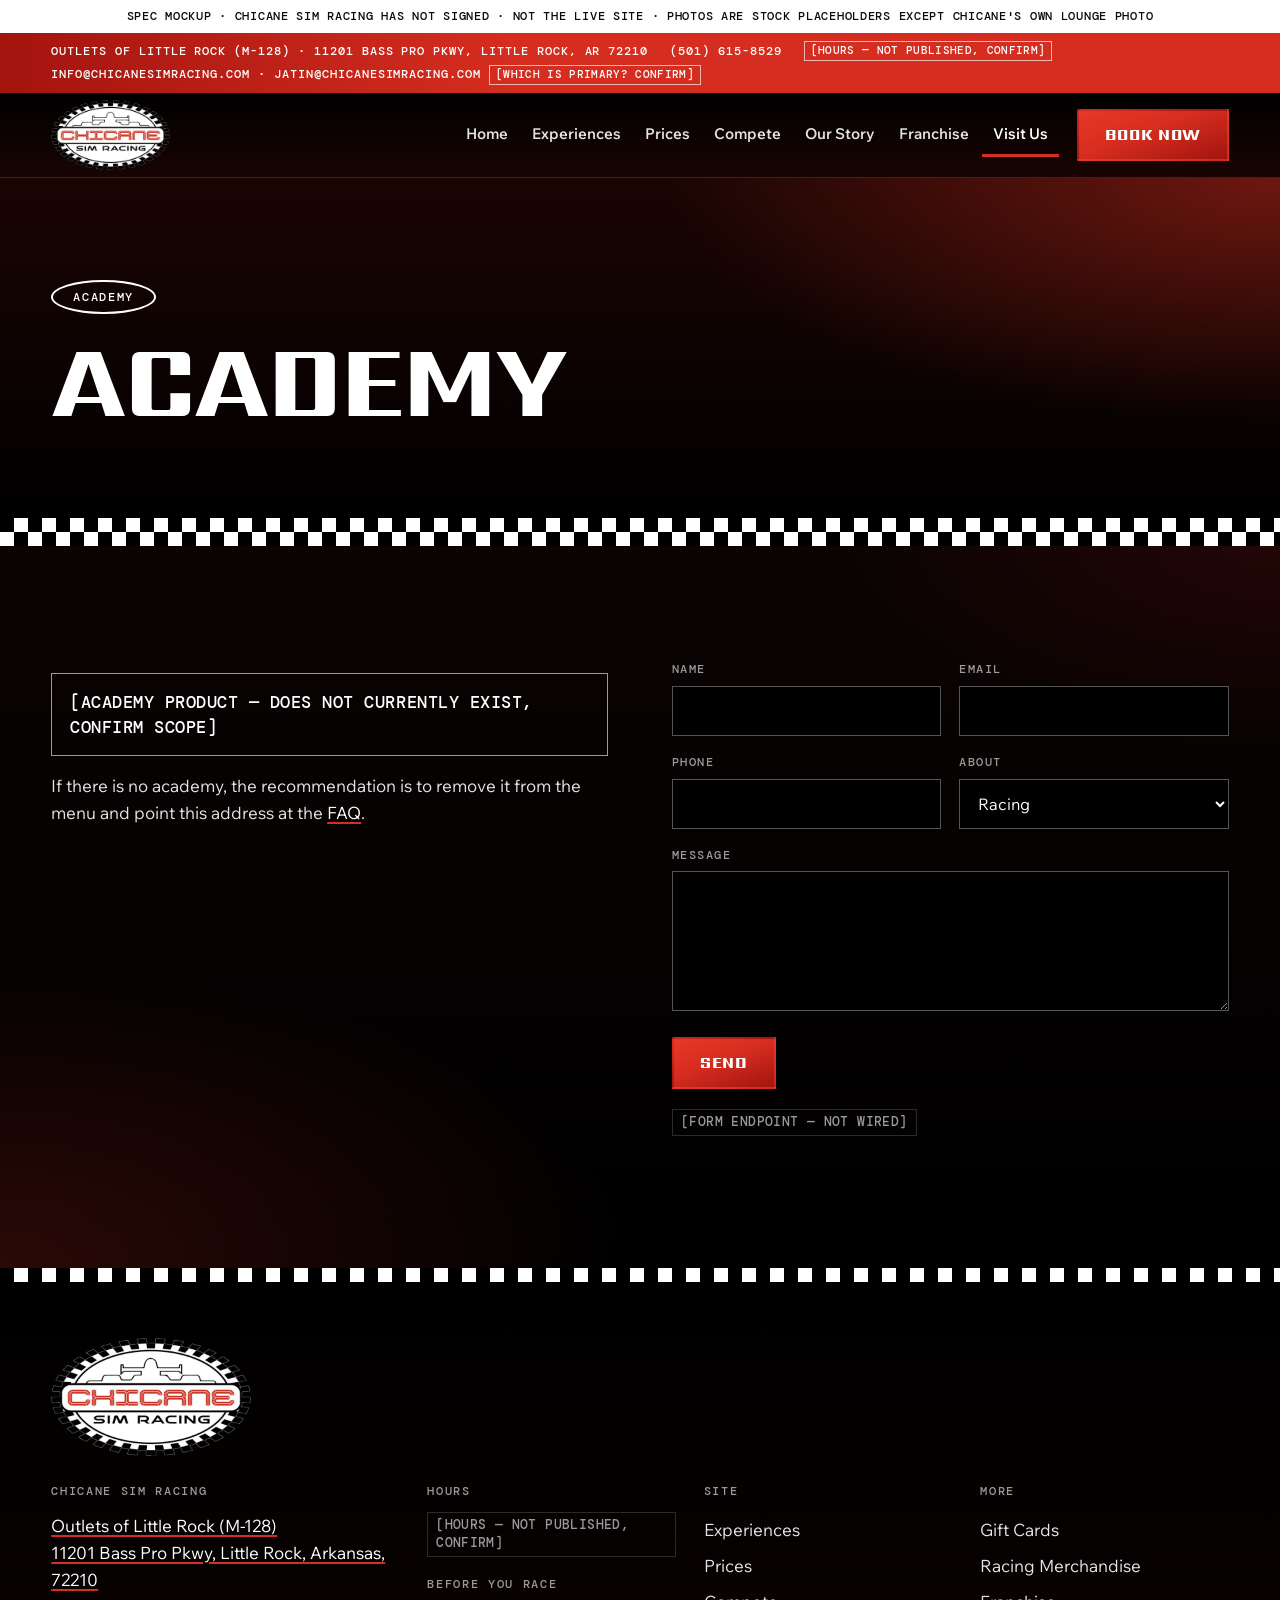
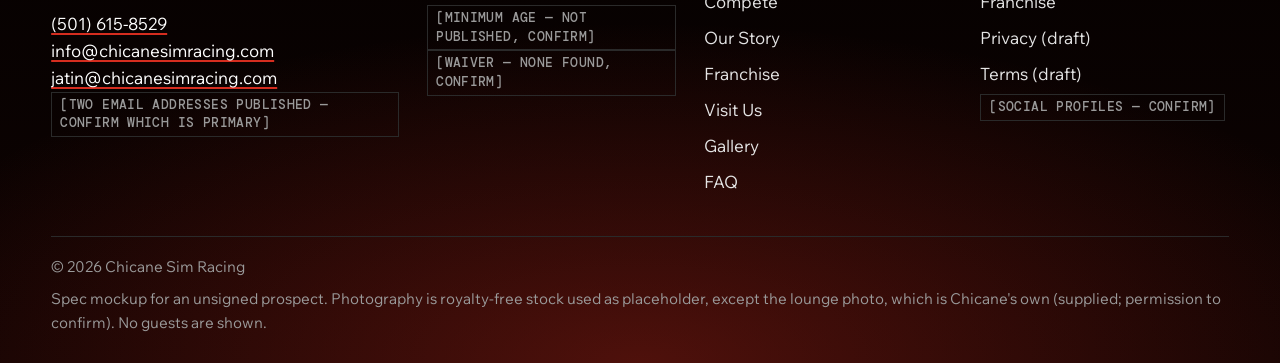
<file: academy.html>
<!doctype html>
<html lang="en">
<head>
<meta charset="utf-8">
<meta name="viewport" content="width=device-width, initial-scale=1">
<title>Academy | Chicane Sim Racing</title>
<meta name="description" content="Academy — scope to be confirmed.">
<meta property="og:title" content="Academy | Chicane Sim Racing">
<meta property="og:description" content="Academy — scope to be confirmed. Outlets of Little Rock (M-128), 11201 Bass Pro Pkwy, Little Rock, Arkansas, 72210.">
<meta name="robots" content="noindex, nofollow">
<meta name="theme-color" content="#000000">
<link rel="icon" href="assets/favicon.png" type="image/png">
<link rel="preconnect" href="https://fonts.googleapis.com">
<link rel="preconnect" href="https://fonts.gstatic.com" crossorigin>
<link href="https://fonts.googleapis.com/css2?family=DM+Mono:wght@400;500&family=Sarpanch:wght@700;800;900&family=Wix+Madefor+Text:wght@400;500;600&display=swap" rel="stylesheet">
<link rel="stylesheet" href="styles.css">
</head>
<body>
<a class="skip" href="#main">Skip to content</a>
<div class="mock-ribbon">Spec mockup · Chicane Sim Racing has not signed · not the live site · photos are stock placeholders except Chicane's own lounge photo</div>
<div class="utility"><div class="wrap">
  <span class="u-addr"><a href="https://www.google.com/maps/search/?api=1&query=Outlets+of+Little+Rock+11201+Bass+Pro+Pkwy+Little+Rock+AR+72210">Outlets of Little Rock (M-128) · 11201 Bass Pro Pkwy, Little Rock, AR 72210</a></span>
  <span><a href="tel:+15016158529">(501) 615-8529</a></span>
  <span><span class="flag ">[HOURS — NOT PUBLISHED, CONFIRM]</span></span>
  <span class="u-mail"><a href="mailto:info@chicanesimracing.com">info@chicanesimracing.com</a> · <a href="mailto:jatin@chicanesimracing.com">jatin@chicanesimracing.com</a> <span class="flag ">[WHICH IS PRIMARY? CONFIRM]</span></span>
</div></div>
<header class="site-head">
  <div class="wrap head-main">
    <a class="brand" href="index.html" aria-label="Chicane Sim Racing home"><img src="assets/logo-chicane.png" alt="Chicane Sim Racing" width="600" height="354"></a>
    <button class="menu-btn" aria-expanded="false" aria-controls="site-nav">Menu</button>
    <nav class="nav" id="site-nav" aria-label="Main"><ul><li><a href="index.html">Home</a></li><li><a href="experiences.html">Experiences</a></li><li><a href="prices.html">Prices</a></li><li><a href="compete.html">Compete</a></li><li><a href="our-story.html">Our Story</a></li><li><a href="franchise.html">Franchise</a></li><li><a href="visit.html" aria-current="page">Visit Us</a></li></ul></nav>
    <a class="btn btn--red head-cta" href="racing.html#book">Book now</a>
  </div>
</header>
<main id="main">
<section class="page-head"><div class="wrap"><p class="eyebrow"><span class="oval">Academy</span></p><h1 class="display">Academy</h1><span class="cq-rule rv" aria-hidden="true"></span></div></section>
<div class="cq-band" aria-hidden="true"></div>
<section class="section"><div class="wrap split split--top">
  <div><span class="flag flag--block flag--big">[ACADEMY PRODUCT — DOES NOT CURRENTLY EXIST, CONFIRM SCOPE]</span><p style="margin-top:16px">If there is no academy, the recommendation is to remove it from the menu and point this address at the <a href="faq.html">FAQ</a>.</p></div>
  <div><form class="form" data-mock novalidate>
  <div class="row"><div><label for="c-name">Name</label><input id="c-name" required autocomplete="name"></div><div><label for="c-email">Email</label><input id="c-email" type="email" required autocomplete="email"></div></div>
  <div class="row"><div><label for="c-phone">Phone</label><input id="c-phone" type="tel" autocomplete="tel"></div><div><label for="c-type">About</label><select id="c-type"><option>Racing</option><option>Party or event</option><option>Championships</option><option>Gift cards</option><option>Franchise</option></select></div></div>
  <div><label for="c-msg">Message</label><textarea id="c-msg" required></textarea></div>
  <div class="btn-row"><button class="btn btn--red" type="submit">Send</button></div>
  <p class="form-status" role="status" tabindex="-1" hidden></p><p><span class="flag ">[FORM ENDPOINT — NOT WIRED]</span></p></form></div>
</div></section></main>
<footer class="site-foot">
  <div class="cq-row" aria-hidden="true"></div>
  <div class="wrap">
    <img class="foot-logo" src="assets/logo-chicane.png" alt="Chicane Sim Racing" width="600" height="354" loading="lazy">
    <div class="foot-grid">
      <div><h2>Chicane Sim Racing</h2><p><a href="https://www.google.com/maps/search/?api=1&query=Outlets+of+Little+Rock+11201+Bass+Pro+Pkwy+Little+Rock+AR+72210">Outlets of Little Rock (M-128)<br>11201 Bass Pro Pkwy, Little Rock, Arkansas, 72210</a></p><p><a href="tel:+15016158529">(501) 615-8529</a><br><a href="mailto:info@chicanesimracing.com">info@chicanesimracing.com</a><br><a href="mailto:jatin@chicanesimracing.com">jatin@chicanesimracing.com</a><br><span class="flag ">[TWO EMAIL ADDRESSES PUBLISHED — CONFIRM WHICH IS PRIMARY]</span></p></div>
      <div><h2>Hours</h2><p><span class="flag ">[HOURS — NOT PUBLISHED, CONFIRM]</span></p><h2 style="margin-top:20px">Before you race</h2><p><span class="flag ">[MINIMUM AGE — NOT PUBLISHED, CONFIRM]</span><br><span class="flag ">[WAIVER — NONE FOUND, CONFIRM]</span></p></div>
      <div><h2>Site</h2><ul><li><a href="experiences.html">Experiences</a></li><li><a href="prices.html">Prices</a></li><li><a href="compete.html">Compete</a></li><li><a href="our-story.html">Our Story</a></li><li><a href="franchise.html">Franchise</a></li><li><a href="visit.html">Visit Us</a></li><li><a href="gallery.html">Gallery</a></li><li><a href="faq.html">FAQ</a></li></ul></div>
      <div><h2>More</h2><ul><li><a href="prices.html#gift-cards">Gift Cards</a></li><li><a href="merchandise.html">Racing Merchandise</a></li><li><a href="franchise.html">Franchise</a></li><li><a href="privacy.html">Privacy (draft)</a></li><li><a href="terms.html">Terms (draft)</a></li></ul><p><span class="flag ">[SOCIAL PROFILES — CONFIRM]</span></p></div>
    </div>
    <div class="foot-base"><p>© <span data-year>2026</span> Chicane Sim Racing</p>
      <p>Spec mockup for an unsigned prospect. Photography is royalty-free stock used as placeholder, except the lounge photo, which is Chicane's own (supplied; permission to confirm). No guests are shown.</p></div>
  </div>
</footer>
<nav class="action-bar" aria-label="Quick actions"><div class="row"><a href="racing.html#book">Book your race</a><a href="tel:+15016158529">Call</a><a href="https://www.google.com/maps/search/?api=1&query=Outlets+of+Little+Rock+11201+Bass+Pro+Pkwy+Little+Rock+AR+72210">Directions</a></div></nav>
<script src="script.js" defer></script>
</body>
</html>
</file>
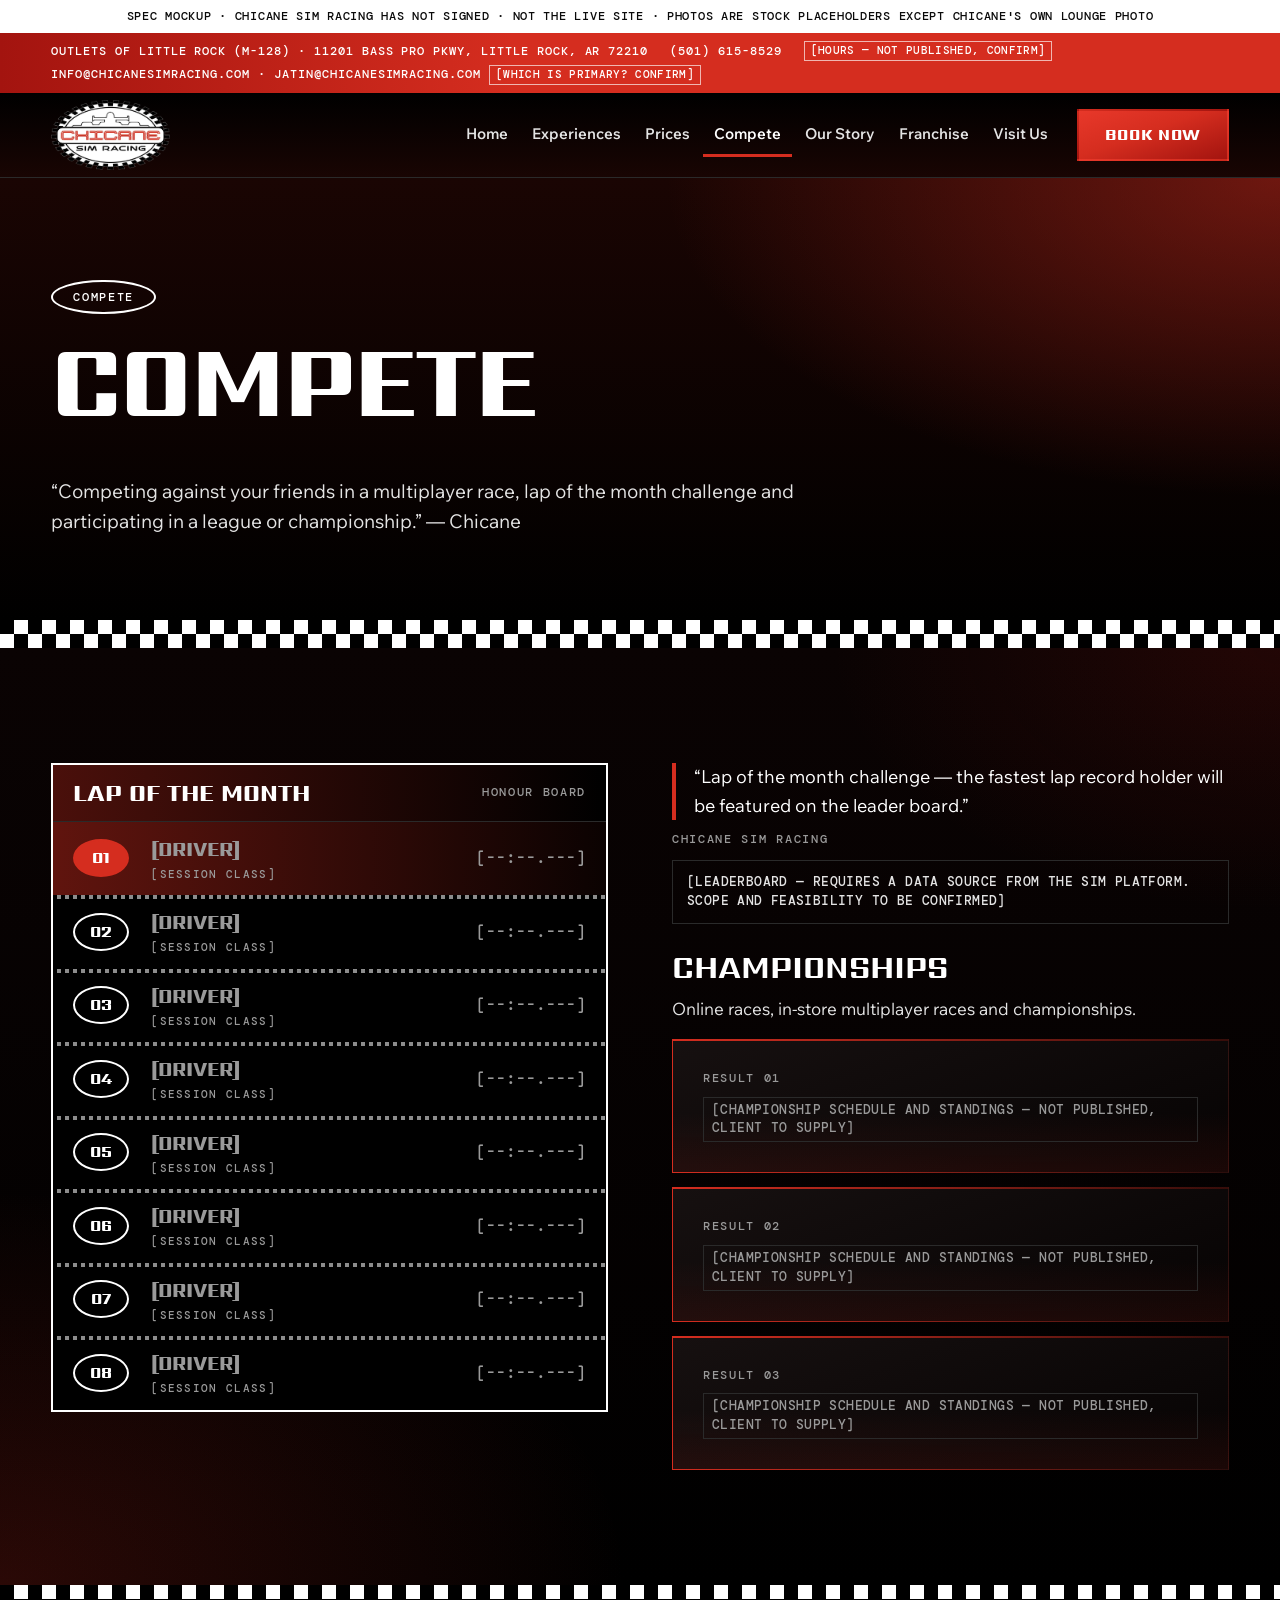
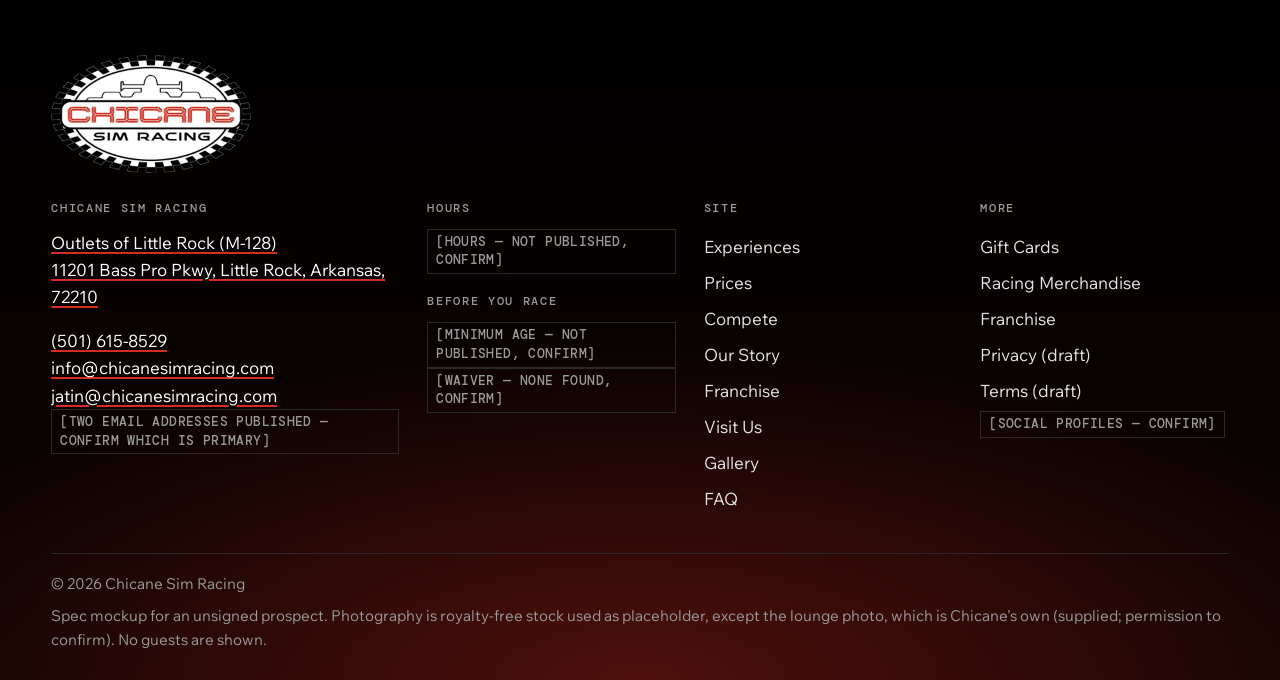
<file: compete.html>
<!doctype html>
<html lang="en">
<head>
<meta charset="utf-8">
<meta name="viewport" content="width=device-width, initial-scale=1">
<title>Compete — Lap of the Month & Championships | Chicane Sim Racing</title>
<meta name="description" content="Lap of the month challenge and championships at Chicane Sim Racing.">
<meta property="og:title" content="Compete — Lap of the Month & Championships | Chicane Sim Racing">
<meta property="og:description" content="Lap of the month challenge and championships at Chicane Sim Racing. Outlets of Little Rock (M-128), 11201 Bass Pro Pkwy, Little Rock, Arkansas, 72210.">
<meta name="robots" content="noindex, nofollow">
<meta name="theme-color" content="#000000">
<link rel="icon" href="assets/favicon.png" type="image/png">
<link rel="preconnect" href="https://fonts.googleapis.com">
<link rel="preconnect" href="https://fonts.gstatic.com" crossorigin>
<link href="https://fonts.googleapis.com/css2?family=DM+Mono:wght@400;500&family=Sarpanch:wght@700;800;900&family=Wix+Madefor+Text:wght@400;500;600&display=swap" rel="stylesheet">
<link rel="stylesheet" href="styles.css">
</head>
<body>
<a class="skip" href="#main">Skip to content</a>
<div class="mock-ribbon">Spec mockup · Chicane Sim Racing has not signed · not the live site · photos are stock placeholders except Chicane's own lounge photo</div>
<div class="utility"><div class="wrap">
  <span class="u-addr"><a href="https://www.google.com/maps/search/?api=1&query=Outlets+of+Little+Rock+11201+Bass+Pro+Pkwy+Little+Rock+AR+72210">Outlets of Little Rock (M-128) · 11201 Bass Pro Pkwy, Little Rock, AR 72210</a></span>
  <span><a href="tel:+15016158529">(501) 615-8529</a></span>
  <span><span class="flag ">[HOURS — NOT PUBLISHED, CONFIRM]</span></span>
  <span class="u-mail"><a href="mailto:info@chicanesimracing.com">info@chicanesimracing.com</a> · <a href="mailto:jatin@chicanesimracing.com">jatin@chicanesimracing.com</a> <span class="flag ">[WHICH IS PRIMARY? CONFIRM]</span></span>
</div></div>
<header class="site-head">
  <div class="wrap head-main">
    <a class="brand" href="index.html" aria-label="Chicane Sim Racing home"><img src="assets/logo-chicane.png" alt="Chicane Sim Racing" width="600" height="354"></a>
    <button class="menu-btn" aria-expanded="false" aria-controls="site-nav">Menu</button>
    <nav class="nav" id="site-nav" aria-label="Main"><ul><li><a href="index.html">Home</a></li><li><a href="experiences.html">Experiences</a></li><li><a href="prices.html">Prices</a></li><li><a href="compete.html" aria-current="page">Compete</a></li><li><a href="our-story.html">Our Story</a></li><li><a href="franchise.html">Franchise</a></li><li><a href="visit.html">Visit Us</a></li></ul></nav>
    <a class="btn btn--red head-cta" href="racing.html#book">Book now</a>
  </div>
</header>
<main id="main">
<section class="page-head"><div class="wrap"><p class="eyebrow"><span class="oval">Compete</span></p><h1 class="display">Compete</h1><span class="cq-rule rv" aria-hidden="true"></span><p class="lede" style="margin-top:22px">“Competing against your friends in a multiplayer race, lap of the month challenge and participating in a league or championship.” — Chicane</p></div></section>
<div class="cq-band" aria-hidden="true"></div>
<section class="section section--panel"><div class="wrap"><div class="split split--top">
  <div class="honour cq-wipe" style="--cover:var(--panel)">
    <div class="honour-head"><h3>Lap of the month</h3><span class="label">Honour board</span></div>
    <ol aria-label="Lap of the month board — no data published"><li><span class="rank">01</span><span><span class="drv">[DRIVER]</span><span class="cls">[SESSION CLASS]</span></span><span class="t">[--:--.---]</span></li><li><span class="rank">02</span><span><span class="drv">[DRIVER]</span><span class="cls">[SESSION CLASS]</span></span><span class="t">[--:--.---]</span></li><li><span class="rank">03</span><span><span class="drv">[DRIVER]</span><span class="cls">[SESSION CLASS]</span></span><span class="t">[--:--.---]</span></li><li><span class="rank">04</span><span><span class="drv">[DRIVER]</span><span class="cls">[SESSION CLASS]</span></span><span class="t">[--:--.---]</span></li><li><span class="rank">05</span><span><span class="drv">[DRIVER]</span><span class="cls">[SESSION CLASS]</span></span><span class="t">[--:--.---]</span></li><li><span class="rank">06</span><span><span class="drv">[DRIVER]</span><span class="cls">[SESSION CLASS]</span></span><span class="t">[--:--.---]</span></li><li><span class="rank">07</span><span><span class="drv">[DRIVER]</span><span class="cls">[SESSION CLASS]</span></span><span class="t">[--:--.---]</span></li><li><span class="rank">08</span><span><span class="drv">[DRIVER]</span><span class="cls">[SESSION CLASS]</span></span><span class="t">[--:--.---]</span></li></ol>
  </div>
  <div>
    <blockquote class="quote">“Lap of the month challenge — the fastest lap record holder will be featured on the leader board.”</blockquote><p class="src">Chicane Sim Racing</p>
    <span class="flag flag--block ">[LEADERBOARD — REQUIRES A DATA SOURCE FROM THE SIM PLATFORM. SCOPE AND FEASIBILITY TO BE CONFIRMED]</span>
    <h3 class="display" style="margin-top:28px">Championships</h3>
    <p>Online races, in-store multiplayer races and championships.</p>
    <div class="results rv-stagger"><div class="card"><span class="label">Result 01</span><span class="flag ">[CHAMPIONSHIP SCHEDULE AND STANDINGS — NOT PUBLISHED, CLIENT TO SUPPLY]</span></div><div class="card"><span class="label">Result 02</span><span class="flag ">[CHAMPIONSHIP SCHEDULE AND STANDINGS — NOT PUBLISHED, CLIENT TO SUPPLY]</span></div><div class="card"><span class="label">Result 03</span><span class="flag ">[CHAMPIONSHIP SCHEDULE AND STANDINGS — NOT PUBLISHED, CLIENT TO SUPPLY]</span></div></div>
  </div>
</div></div></section></main>
<footer class="site-foot">
  <div class="cq-row" aria-hidden="true"></div>
  <div class="wrap">
    <img class="foot-logo" src="assets/logo-chicane.png" alt="Chicane Sim Racing" width="600" height="354" loading="lazy">
    <div class="foot-grid">
      <div><h2>Chicane Sim Racing</h2><p><a href="https://www.google.com/maps/search/?api=1&query=Outlets+of+Little+Rock+11201+Bass+Pro+Pkwy+Little+Rock+AR+72210">Outlets of Little Rock (M-128)<br>11201 Bass Pro Pkwy, Little Rock, Arkansas, 72210</a></p><p><a href="tel:+15016158529">(501) 615-8529</a><br><a href="mailto:info@chicanesimracing.com">info@chicanesimracing.com</a><br><a href="mailto:jatin@chicanesimracing.com">jatin@chicanesimracing.com</a><br><span class="flag ">[TWO EMAIL ADDRESSES PUBLISHED — CONFIRM WHICH IS PRIMARY]</span></p></div>
      <div><h2>Hours</h2><p><span class="flag ">[HOURS — NOT PUBLISHED, CONFIRM]</span></p><h2 style="margin-top:20px">Before you race</h2><p><span class="flag ">[MINIMUM AGE — NOT PUBLISHED, CONFIRM]</span><br><span class="flag ">[WAIVER — NONE FOUND, CONFIRM]</span></p></div>
      <div><h2>Site</h2><ul><li><a href="experiences.html">Experiences</a></li><li><a href="prices.html">Prices</a></li><li><a href="compete.html">Compete</a></li><li><a href="our-story.html">Our Story</a></li><li><a href="franchise.html">Franchise</a></li><li><a href="visit.html">Visit Us</a></li><li><a href="gallery.html">Gallery</a></li><li><a href="faq.html">FAQ</a></li></ul></div>
      <div><h2>More</h2><ul><li><a href="prices.html#gift-cards">Gift Cards</a></li><li><a href="merchandise.html">Racing Merchandise</a></li><li><a href="franchise.html">Franchise</a></li><li><a href="privacy.html">Privacy (draft)</a></li><li><a href="terms.html">Terms (draft)</a></li></ul><p><span class="flag ">[SOCIAL PROFILES — CONFIRM]</span></p></div>
    </div>
    <div class="foot-base"><p>© <span data-year>2026</span> Chicane Sim Racing</p>
      <p>Spec mockup for an unsigned prospect. Photography is royalty-free stock used as placeholder, except the lounge photo, which is Chicane's own (supplied; permission to confirm). No guests are shown.</p></div>
  </div>
</footer>
<nav class="action-bar" aria-label="Quick actions"><div class="row"><a href="racing.html#book">Book your race</a><a href="tel:+15016158529">Call</a><a href="https://www.google.com/maps/search/?api=1&query=Outlets+of+Little+Rock+11201+Bass+Pro+Pkwy+Little+Rock+AR+72210">Directions</a></div></nav>
<script src="script.js" defer></script>
</body>
</html>
</file>
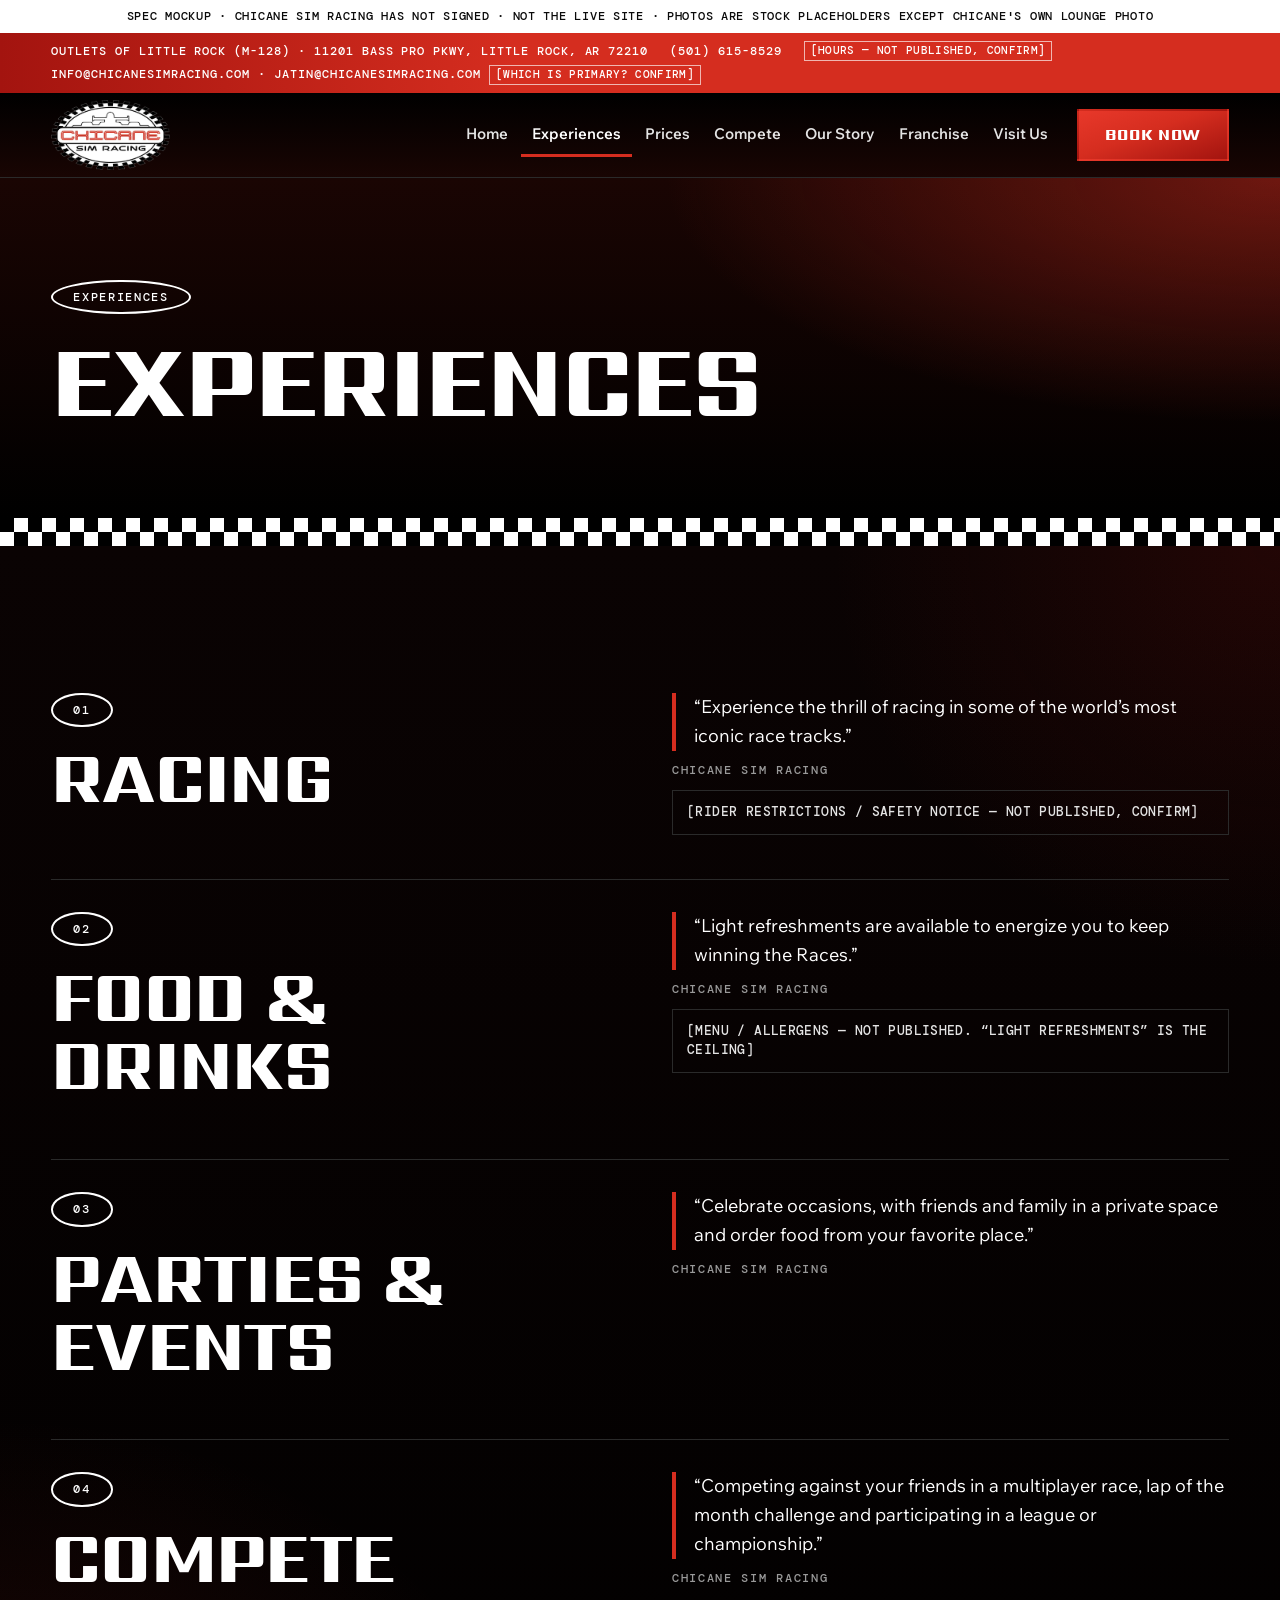
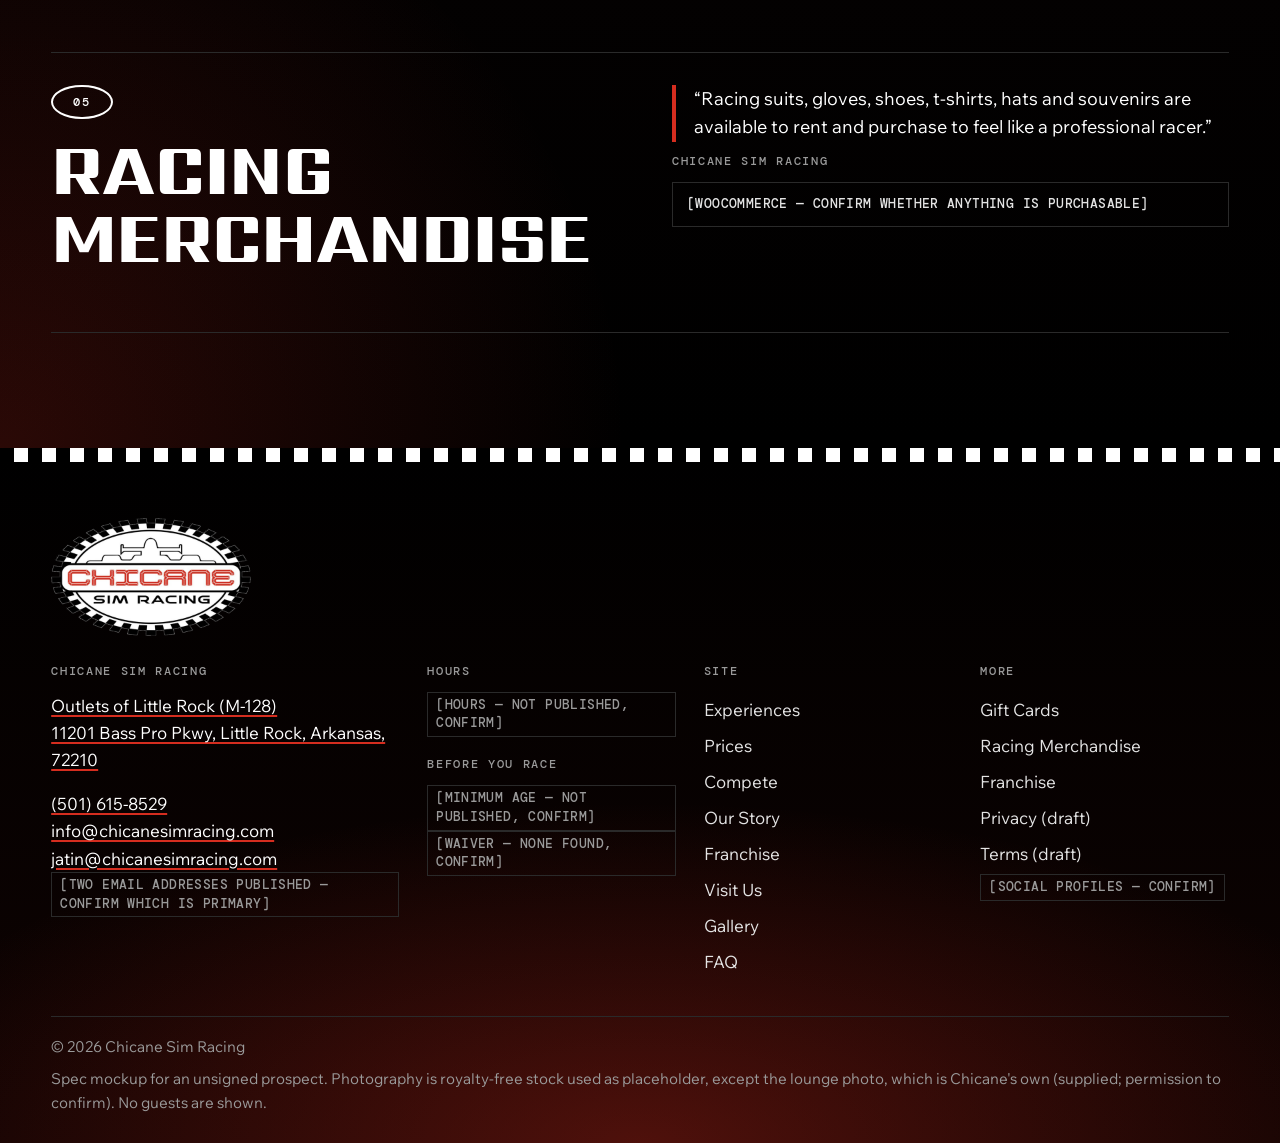
<file: experiences.html>
<!doctype html>
<html lang="en">
<head>
<meta charset="utf-8">
<meta name="viewport" content="width=device-width, initial-scale=1">
<title>Experiences | Chicane Sim Racing, Little Rock</title>
<meta name="description" content="Racing, food & drinks, parties & events, competitions and racing merchandise at Chicane Sim Racing.">
<meta property="og:title" content="Experiences | Chicane Sim Racing, Little Rock">
<meta property="og:description" content="Racing, food & drinks, parties & events, competitions and racing merchandise at Chicane Sim Racing. Outlets of Little Rock (M-128), 11201 Bass Pro Pkwy, Little Rock, Arkansas, 72210.">
<meta name="robots" content="noindex, nofollow">
<meta name="theme-color" content="#000000">
<link rel="icon" href="assets/favicon.png" type="image/png">
<link rel="preconnect" href="https://fonts.googleapis.com">
<link rel="preconnect" href="https://fonts.gstatic.com" crossorigin>
<link href="https://fonts.googleapis.com/css2?family=DM+Mono:wght@400;500&family=Sarpanch:wght@700;800;900&family=Wix+Madefor+Text:wght@400;500;600&display=swap" rel="stylesheet">
<link rel="stylesheet" href="styles.css">
</head>
<body>
<a class="skip" href="#main">Skip to content</a>
<div class="mock-ribbon">Spec mockup · Chicane Sim Racing has not signed · not the live site · photos are stock placeholders except Chicane's own lounge photo</div>
<div class="utility"><div class="wrap">
  <span class="u-addr"><a href="https://www.google.com/maps/search/?api=1&query=Outlets+of+Little+Rock+11201+Bass+Pro+Pkwy+Little+Rock+AR+72210">Outlets of Little Rock (M-128) · 11201 Bass Pro Pkwy, Little Rock, AR 72210</a></span>
  <span><a href="tel:+15016158529">(501) 615-8529</a></span>
  <span><span class="flag ">[HOURS — NOT PUBLISHED, CONFIRM]</span></span>
  <span class="u-mail"><a href="mailto:info@chicanesimracing.com">info@chicanesimracing.com</a> · <a href="mailto:jatin@chicanesimracing.com">jatin@chicanesimracing.com</a> <span class="flag ">[WHICH IS PRIMARY? CONFIRM]</span></span>
</div></div>
<header class="site-head">
  <div class="wrap head-main">
    <a class="brand" href="index.html" aria-label="Chicane Sim Racing home"><img src="assets/logo-chicane.png" alt="Chicane Sim Racing" width="600" height="354"></a>
    <button class="menu-btn" aria-expanded="false" aria-controls="site-nav">Menu</button>
    <nav class="nav" id="site-nav" aria-label="Main"><ul><li><a href="index.html">Home</a></li><li><a href="experiences.html" aria-current="page">Experiences</a></li><li><a href="prices.html">Prices</a></li><li><a href="compete.html">Compete</a></li><li><a href="our-story.html">Our Story</a></li><li><a href="franchise.html">Franchise</a></li><li><a href="visit.html">Visit Us</a></li></ul></nav>
    <a class="btn btn--red head-cta" href="racing.html#book">Book now</a>
  </div>
</header>
<main id="main">
<section class="page-head"><div class="wrap"><p class="eyebrow"><span class="oval">Experiences</span></p><h1 class="display">Experiences</h1><span class="cq-rule rv" aria-hidden="true"></span></div></section>
<div class="cq-band" aria-hidden="true"></div>
<section class="section"><div class="wrap"><article class="split split--top" id="racing" style="padding:32px 0;border-bottom:1px solid var(--rule)">
  <div><span class="oval">01</span><h2 class="display" style="margin-top:16px">Racing</h2></div>
  <div><blockquote class="quote">“Experience the thrill of racing in some of the world’s most iconic race tracks.”</blockquote><p class="src">Chicane Sim Racing</p><span class="flag flag--block ">[RIDER RESTRICTIONS / SAFETY NOTICE — NOT PUBLISHED, CONFIRM]</span></div></article><article class="split split--top" id="food-drinks" style="padding:32px 0;border-bottom:1px solid var(--rule)">
  <div><span class="oval">02</span><h2 class="display" style="margin-top:16px">Food & Drinks</h2></div>
  <div><blockquote class="quote">“Light refreshments are available to energize you to keep winning the Races.”</blockquote><p class="src">Chicane Sim Racing</p><span class="flag flag--block ">[MENU / ALLERGENS — NOT PUBLISHED. “LIGHT REFRESHMENTS” IS THE CEILING]</span></div></article><article class="split split--top" id="parties-events" style="padding:32px 0;border-bottom:1px solid var(--rule)">
  <div><span class="oval">03</span><h2 class="display" style="margin-top:16px">Parties & Events</h2></div>
  <div><blockquote class="quote">“Celebrate occasions, with friends and family in a private space and order food from your favorite place.”</blockquote><p class="src">Chicane Sim Racing</p></div></article><article class="split split--top" id="compete" style="padding:32px 0;border-bottom:1px solid var(--rule)">
  <div><span class="oval">04</span><h2 class="display" style="margin-top:16px">Compete</h2></div>
  <div><blockquote class="quote">“Competing against your friends in a multiplayer race, lap of the month challenge and participating in a league or championship.”</blockquote><p class="src">Chicane Sim Racing</p></div></article><article class="split split--top" id="racing-merchandise" style="padding:32px 0;border-bottom:1px solid var(--rule)">
  <div><span class="oval">05</span><h2 class="display" style="margin-top:16px">Racing Merchandise</h2></div>
  <div><blockquote class="quote">“Racing suits, gloves, shoes, t-shirts, hats and souvenirs are available to rent and purchase to feel like a professional racer.”</blockquote><p class="src">Chicane Sim Racing</p><span class="flag flag--block ">[WOOCOMMERCE — CONFIRM WHETHER ANYTHING IS PURCHASABLE]</span></div></article></div></section></main>
<footer class="site-foot">
  <div class="cq-row" aria-hidden="true"></div>
  <div class="wrap">
    <img class="foot-logo" src="assets/logo-chicane.png" alt="Chicane Sim Racing" width="600" height="354" loading="lazy">
    <div class="foot-grid">
      <div><h2>Chicane Sim Racing</h2><p><a href="https://www.google.com/maps/search/?api=1&query=Outlets+of+Little+Rock+11201+Bass+Pro+Pkwy+Little+Rock+AR+72210">Outlets of Little Rock (M-128)<br>11201 Bass Pro Pkwy, Little Rock, Arkansas, 72210</a></p><p><a href="tel:+15016158529">(501) 615-8529</a><br><a href="mailto:info@chicanesimracing.com">info@chicanesimracing.com</a><br><a href="mailto:jatin@chicanesimracing.com">jatin@chicanesimracing.com</a><br><span class="flag ">[TWO EMAIL ADDRESSES PUBLISHED — CONFIRM WHICH IS PRIMARY]</span></p></div>
      <div><h2>Hours</h2><p><span class="flag ">[HOURS — NOT PUBLISHED, CONFIRM]</span></p><h2 style="margin-top:20px">Before you race</h2><p><span class="flag ">[MINIMUM AGE — NOT PUBLISHED, CONFIRM]</span><br><span class="flag ">[WAIVER — NONE FOUND, CONFIRM]</span></p></div>
      <div><h2>Site</h2><ul><li><a href="experiences.html">Experiences</a></li><li><a href="prices.html">Prices</a></li><li><a href="compete.html">Compete</a></li><li><a href="our-story.html">Our Story</a></li><li><a href="franchise.html">Franchise</a></li><li><a href="visit.html">Visit Us</a></li><li><a href="gallery.html">Gallery</a></li><li><a href="faq.html">FAQ</a></li></ul></div>
      <div><h2>More</h2><ul><li><a href="prices.html#gift-cards">Gift Cards</a></li><li><a href="merchandise.html">Racing Merchandise</a></li><li><a href="franchise.html">Franchise</a></li><li><a href="privacy.html">Privacy (draft)</a></li><li><a href="terms.html">Terms (draft)</a></li></ul><p><span class="flag ">[SOCIAL PROFILES — CONFIRM]</span></p></div>
    </div>
    <div class="foot-base"><p>© <span data-year>2026</span> Chicane Sim Racing</p>
      <p>Spec mockup for an unsigned prospect. Photography is royalty-free stock used as placeholder, except the lounge photo, which is Chicane's own (supplied; permission to confirm). No guests are shown.</p></div>
  </div>
</footer>
<nav class="action-bar" aria-label="Quick actions"><div class="row"><a href="racing.html#book">Book your race</a><a href="tel:+15016158529">Call</a><a href="https://www.google.com/maps/search/?api=1&query=Outlets+of+Little+Rock+11201+Bass+Pro+Pkwy+Little+Rock+AR+72210">Directions</a></div></nav>
<script src="script.js" defer></script>
</body>
</html>
</file>
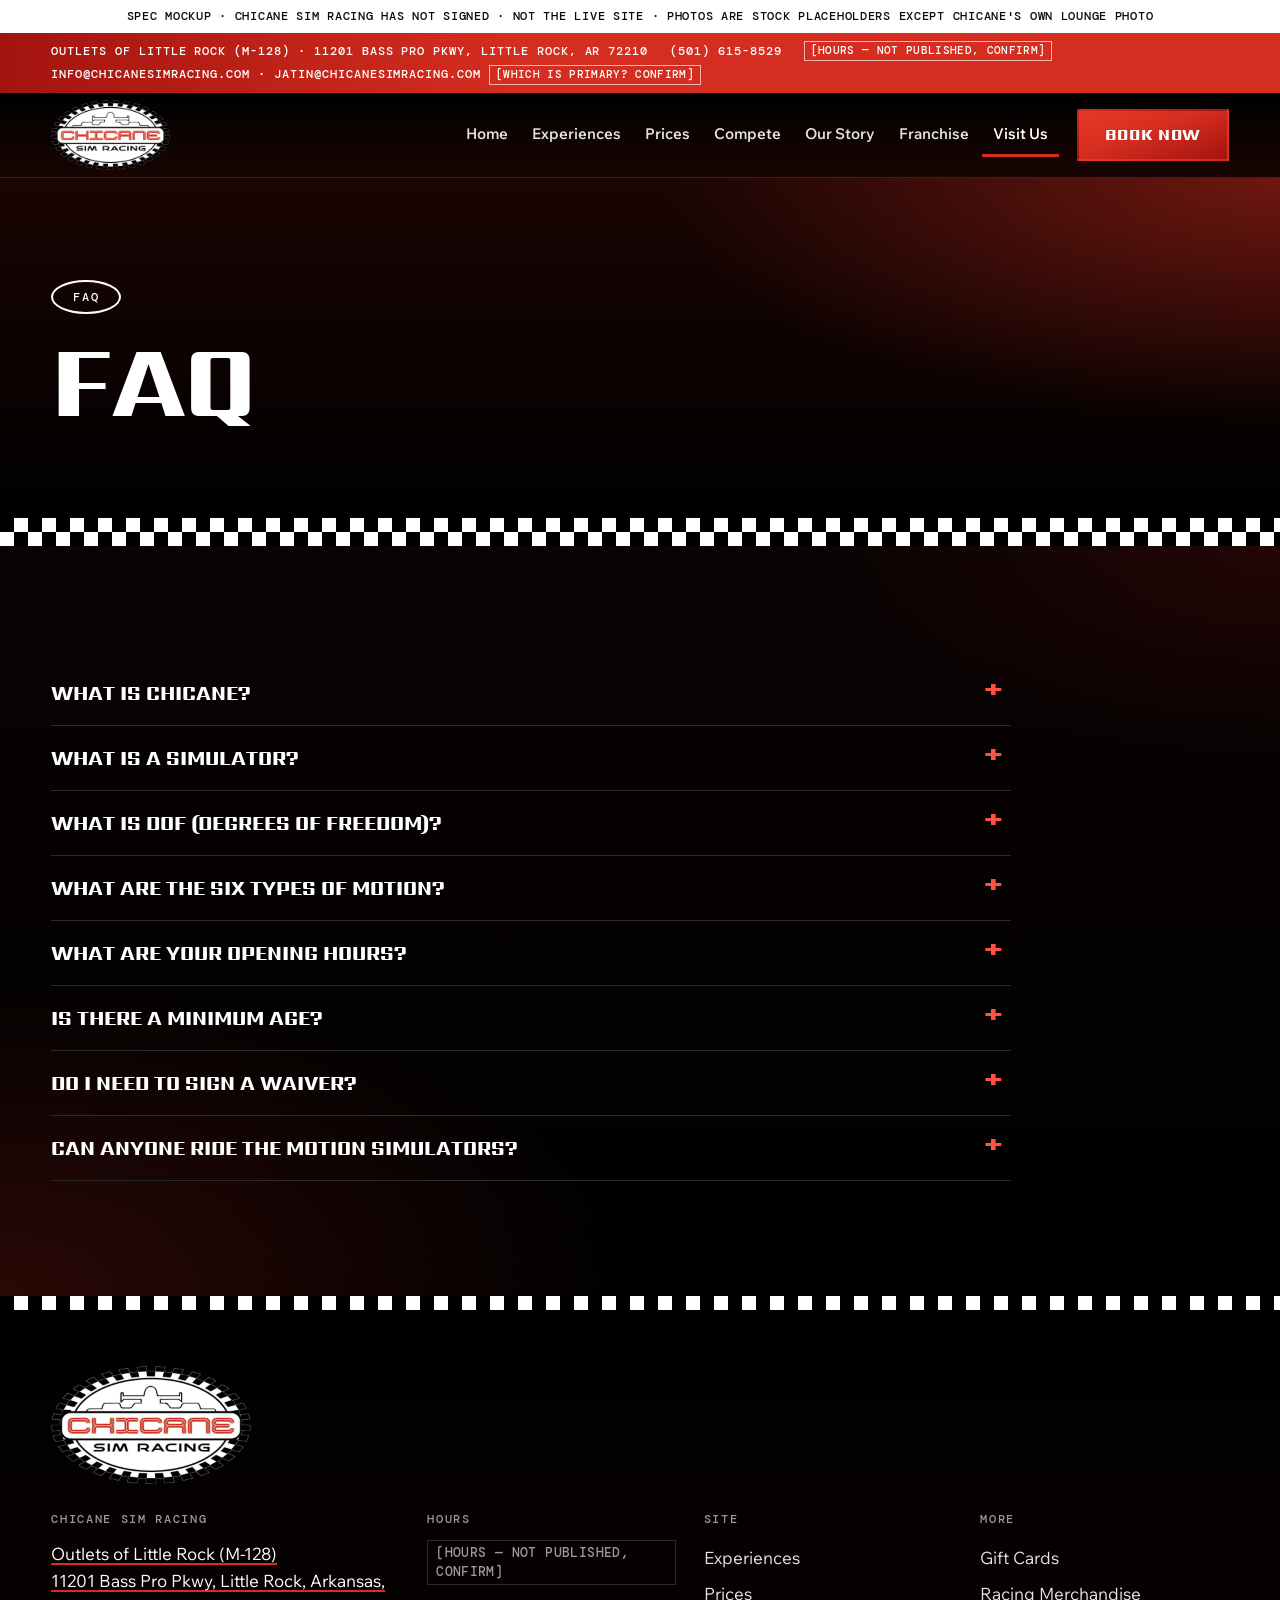
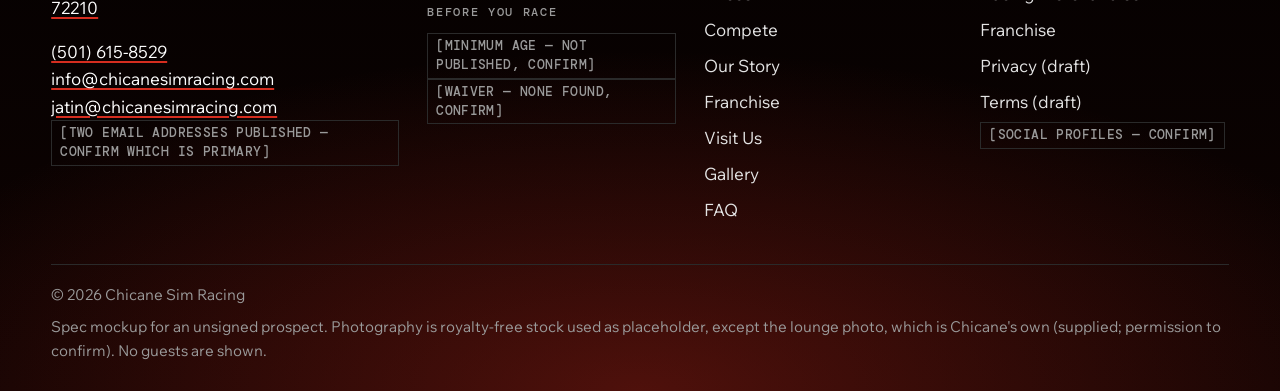
<file: faq.html>
<!doctype html>
<html lang="en">
<head>
<meta charset="utf-8">
<meta name="viewport" content="width=device-width, initial-scale=1">
<title>FAQ | Chicane Sim Racing</title>
<meta name="description" content="What a chicane is, what a simulator is, and how motion simulators move.">
<meta property="og:title" content="FAQ | Chicane Sim Racing">
<meta property="og:description" content="What a chicane is, what a simulator is, and how motion simulators move. Outlets of Little Rock (M-128), 11201 Bass Pro Pkwy, Little Rock, Arkansas, 72210.">
<meta name="robots" content="noindex, nofollow">
<meta name="theme-color" content="#000000">
<link rel="icon" href="assets/favicon.png" type="image/png">
<link rel="preconnect" href="https://fonts.googleapis.com">
<link rel="preconnect" href="https://fonts.gstatic.com" crossorigin>
<link href="https://fonts.googleapis.com/css2?family=DM+Mono:wght@400;500&family=Sarpanch:wght@700;800;900&family=Wix+Madefor+Text:wght@400;500;600&display=swap" rel="stylesheet">
<link rel="stylesheet" href="styles.css">
</head>
<body>
<a class="skip" href="#main">Skip to content</a>
<div class="mock-ribbon">Spec mockup · Chicane Sim Racing has not signed · not the live site · photos are stock placeholders except Chicane's own lounge photo</div>
<div class="utility"><div class="wrap">
  <span class="u-addr"><a href="https://www.google.com/maps/search/?api=1&query=Outlets+of+Little+Rock+11201+Bass+Pro+Pkwy+Little+Rock+AR+72210">Outlets of Little Rock (M-128) · 11201 Bass Pro Pkwy, Little Rock, AR 72210</a></span>
  <span><a href="tel:+15016158529">(501) 615-8529</a></span>
  <span><span class="flag ">[HOURS — NOT PUBLISHED, CONFIRM]</span></span>
  <span class="u-mail"><a href="mailto:info@chicanesimracing.com">info@chicanesimracing.com</a> · <a href="mailto:jatin@chicanesimracing.com">jatin@chicanesimracing.com</a> <span class="flag ">[WHICH IS PRIMARY? CONFIRM]</span></span>
</div></div>
<header class="site-head">
  <div class="wrap head-main">
    <a class="brand" href="index.html" aria-label="Chicane Sim Racing home"><img src="assets/logo-chicane.png" alt="Chicane Sim Racing" width="600" height="354"></a>
    <button class="menu-btn" aria-expanded="false" aria-controls="site-nav">Menu</button>
    <nav class="nav" id="site-nav" aria-label="Main"><ul><li><a href="index.html">Home</a></li><li><a href="experiences.html">Experiences</a></li><li><a href="prices.html">Prices</a></li><li><a href="compete.html">Compete</a></li><li><a href="our-story.html">Our Story</a></li><li><a href="franchise.html">Franchise</a></li><li><a href="visit.html" aria-current="page">Visit Us</a></li></ul></nav>
    <a class="btn btn--red head-cta" href="racing.html#book">Book now</a>
  </div>
</header>
<main id="main">
<section class="page-head"><div class="wrap"><p class="eyebrow"><span class="oval">FAQ</span></p><h1 class="display">FAQ</h1><span class="cq-rule rv" aria-hidden="true"></span></div></section>
<div class="cq-band" aria-hidden="true"></div>
<section class="section"><div class="wrap"><div class="faq" style="max-width:960px"><details><summary>What is Chicane?</summary><div class="ans"><p><strong>CHICANE pronounced as SHI-CANE</strong></p><p>In motorsport, a chicane refers to a sequence of tight, serpentine curves strategically placed along a straight section of a racecourse. The purpose of a chicane is to slow down cars, to challenge driver’s skills and enhance safety by reducing speed before entering a fast section of the track.</p>
<ul><li><strong>Speed Reduction:</strong> Chicanes are typically inserted into long straightaways on race tracks to break up high-speed sections and force drivers to slow down.</li><li><strong>Technical Challenge:</strong> Chicanes add a technical challenge to the racecourse, testing Driver’s ability to brake, maneuver, and accelerate efficiently through a series of quick transitions.</li><li><strong>Overtaking Opportunities:</strong> Chicanes can create opportunities for overtaking, especially if a driver successfully exits the chicane with more speed and momentum than their opponent.</li><li><strong>Track Configuration:</strong> The design and placement of chicanes vary depending on the layout and characteristics of the race track.</li></ul><p class="src">Chicane, from their current Academy page (excerpt)</p></div></details><details><summary>What is a simulator?</summary><div class="ans"><p>A car simulator integrates various technologies to provide a realistic driving experience — virtual reality, mechatronics, haptics, augmented reality, motion systems, impulse systems, vibration systems and gaming hardware working together.</p>
<p>Motion systems “move the entire simulator to simulate the feeling of acceleration, deceleration, and lateral forces.” Haptic feedback “provides tactile feedback through the steering wheel and pedals, enhancing realism by simulating road conditions and car dynamics.”</p>
<p><span class="flag ">[THIS ANSWER ON THEIR SITE SAYS “RTX-5090”; THE KIT LIST SAYS “RTX 4090”. CONFIRM WHICH]</span></p><p class="src">Chicane (their heading read “WHAT IS A SIMULTOR?” — corrected here)</p></div></details><details><summary>What is DOF (Degrees of Freedom)?</summary><div class="ans"><p>“Degrees of freedom (DOF) is a concept used in various fields, including physics, engineering, and robotics, to describe the number of independent parameters or variables that define the state of a system.” A rigid body in space has six: translation along three axes and rotation about each — pitch, yaw and roll.</p><p class="src">Chicane</p></div></details><details><summary>What are the six types of motion?</summary><div class="ans"><p><strong>Sway</strong> (side to side) · <strong>Pitch</strong> (nose up and down) · <strong>Roll</strong> (tilting around the front-to-back axis) · <strong>Yaw</strong> (turning left or right) · <strong>Heave</strong> (up and down) · <strong>Surge</strong> (forward and backward).</p><p class="src">Chicane</p></div></details><details><summary>What are your opening hours?</summary><div class="ans"><span class="flag ">[HOURS — NOT PUBLISHED, CONFIRM]</span></div></details><details><summary>Is there a minimum age?</summary><div class="ans"><span class="flag ">[MINIMUM AGE — NOT PUBLISHED, CONFIRM]</span></div></details><details><summary>Do I need to sign a waiver?</summary><div class="ans"><span class="flag ">[WAIVER — NONE FOUND, CONFIRM]</span></div></details><details><summary>Can anyone ride the motion simulators?</summary><div class="ans"><span class="flag ">[RIDER RESTRICTIONS / SAFETY NOTICE — NOT PUBLISHED, CONFIRM]</span></div></details></div></div></section></main>
<footer class="site-foot">
  <div class="cq-row" aria-hidden="true"></div>
  <div class="wrap">
    <img class="foot-logo" src="assets/logo-chicane.png" alt="Chicane Sim Racing" width="600" height="354" loading="lazy">
    <div class="foot-grid">
      <div><h2>Chicane Sim Racing</h2><p><a href="https://www.google.com/maps/search/?api=1&query=Outlets+of+Little+Rock+11201+Bass+Pro+Pkwy+Little+Rock+AR+72210">Outlets of Little Rock (M-128)<br>11201 Bass Pro Pkwy, Little Rock, Arkansas, 72210</a></p><p><a href="tel:+15016158529">(501) 615-8529</a><br><a href="mailto:info@chicanesimracing.com">info@chicanesimracing.com</a><br><a href="mailto:jatin@chicanesimracing.com">jatin@chicanesimracing.com</a><br><span class="flag ">[TWO EMAIL ADDRESSES PUBLISHED — CONFIRM WHICH IS PRIMARY]</span></p></div>
      <div><h2>Hours</h2><p><span class="flag ">[HOURS — NOT PUBLISHED, CONFIRM]</span></p><h2 style="margin-top:20px">Before you race</h2><p><span class="flag ">[MINIMUM AGE — NOT PUBLISHED, CONFIRM]</span><br><span class="flag ">[WAIVER — NONE FOUND, CONFIRM]</span></p></div>
      <div><h2>Site</h2><ul><li><a href="experiences.html">Experiences</a></li><li><a href="prices.html">Prices</a></li><li><a href="compete.html">Compete</a></li><li><a href="our-story.html">Our Story</a></li><li><a href="franchise.html">Franchise</a></li><li><a href="visit.html">Visit Us</a></li><li><a href="gallery.html">Gallery</a></li><li><a href="faq.html">FAQ</a></li></ul></div>
      <div><h2>More</h2><ul><li><a href="prices.html#gift-cards">Gift Cards</a></li><li><a href="merchandise.html">Racing Merchandise</a></li><li><a href="franchise.html">Franchise</a></li><li><a href="privacy.html">Privacy (draft)</a></li><li><a href="terms.html">Terms (draft)</a></li></ul><p><span class="flag ">[SOCIAL PROFILES — CONFIRM]</span></p></div>
    </div>
    <div class="foot-base"><p>© <span data-year>2026</span> Chicane Sim Racing</p>
      <p>Spec mockup for an unsigned prospect. Photography is royalty-free stock used as placeholder, except the lounge photo, which is Chicane's own (supplied; permission to confirm). No guests are shown.</p></div>
  </div>
</footer>
<nav class="action-bar" aria-label="Quick actions"><div class="row"><a href="racing.html#book">Book your race</a><a href="tel:+15016158529">Call</a><a href="https://www.google.com/maps/search/?api=1&query=Outlets+of+Little+Rock+11201+Bass+Pro+Pkwy+Little+Rock+AR+72210">Directions</a></div></nav>
<script src="script.js" defer></script>
</body>
</html>
</file>
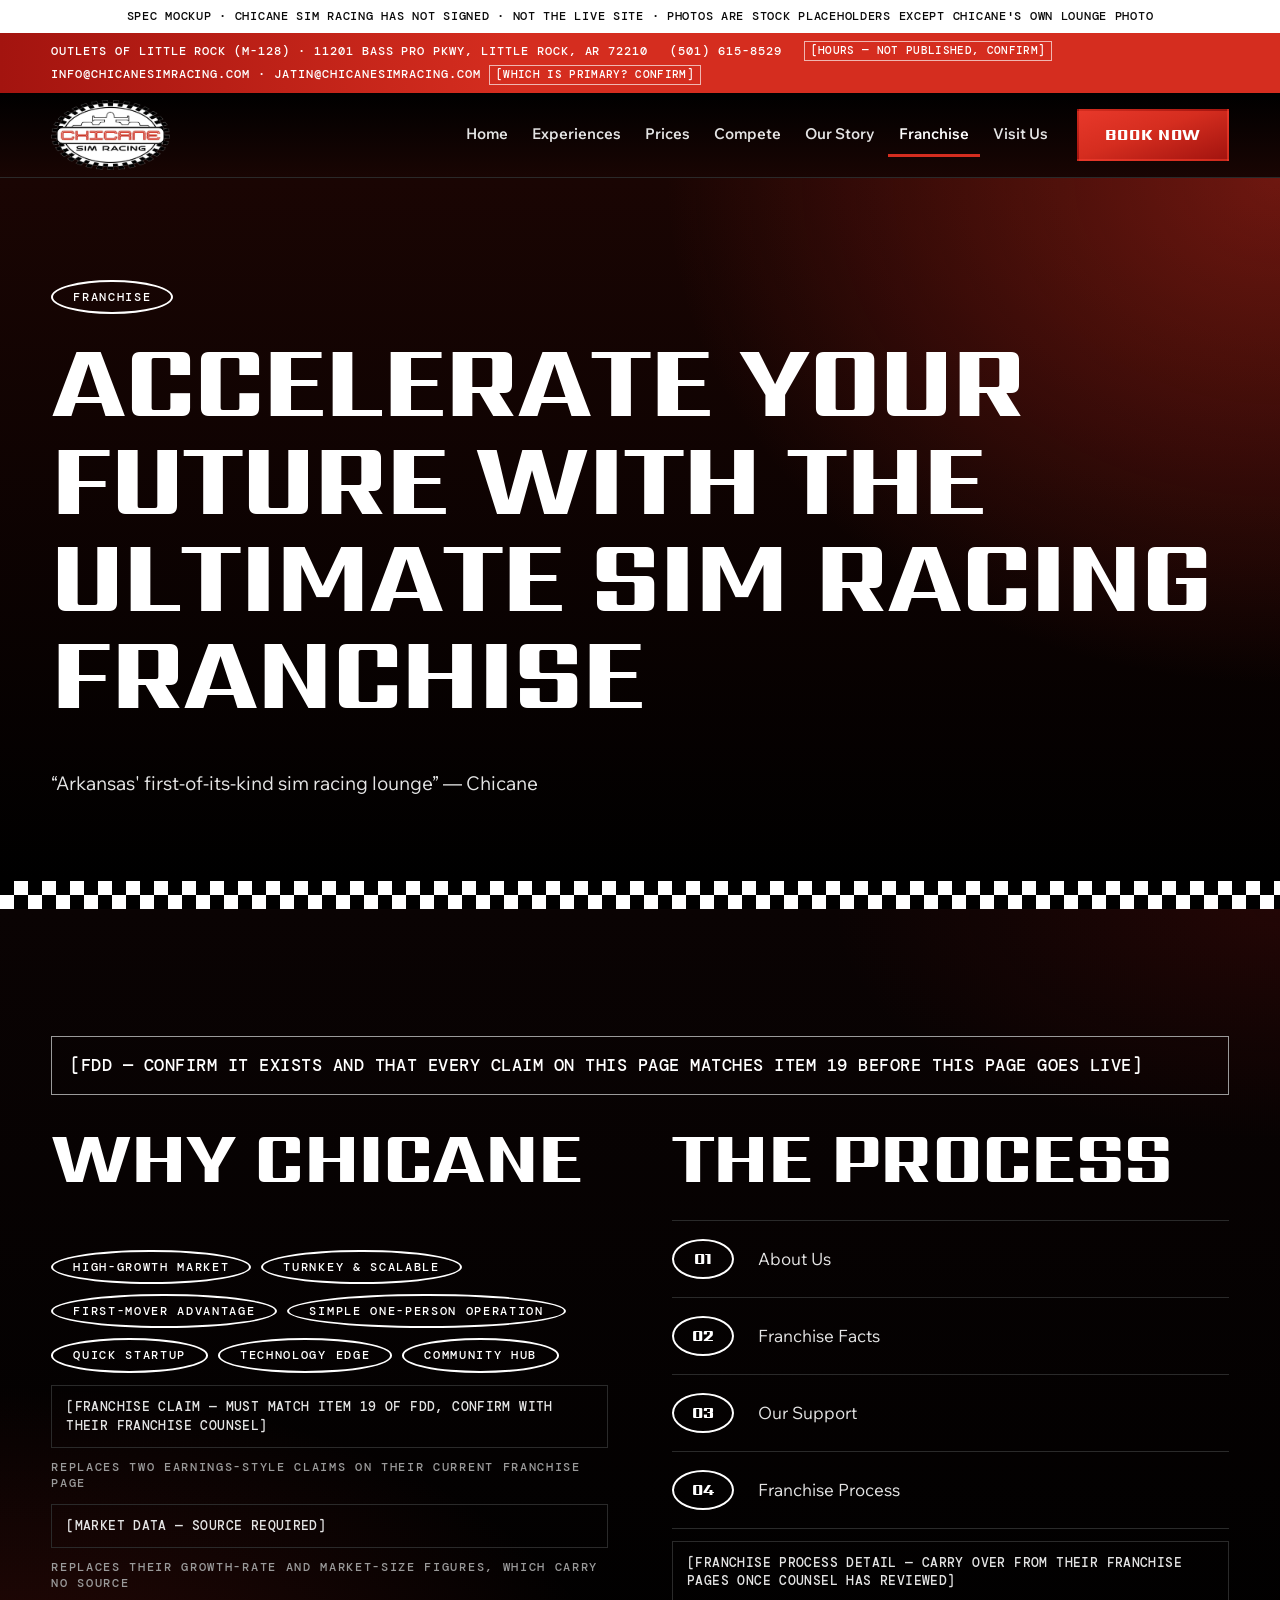
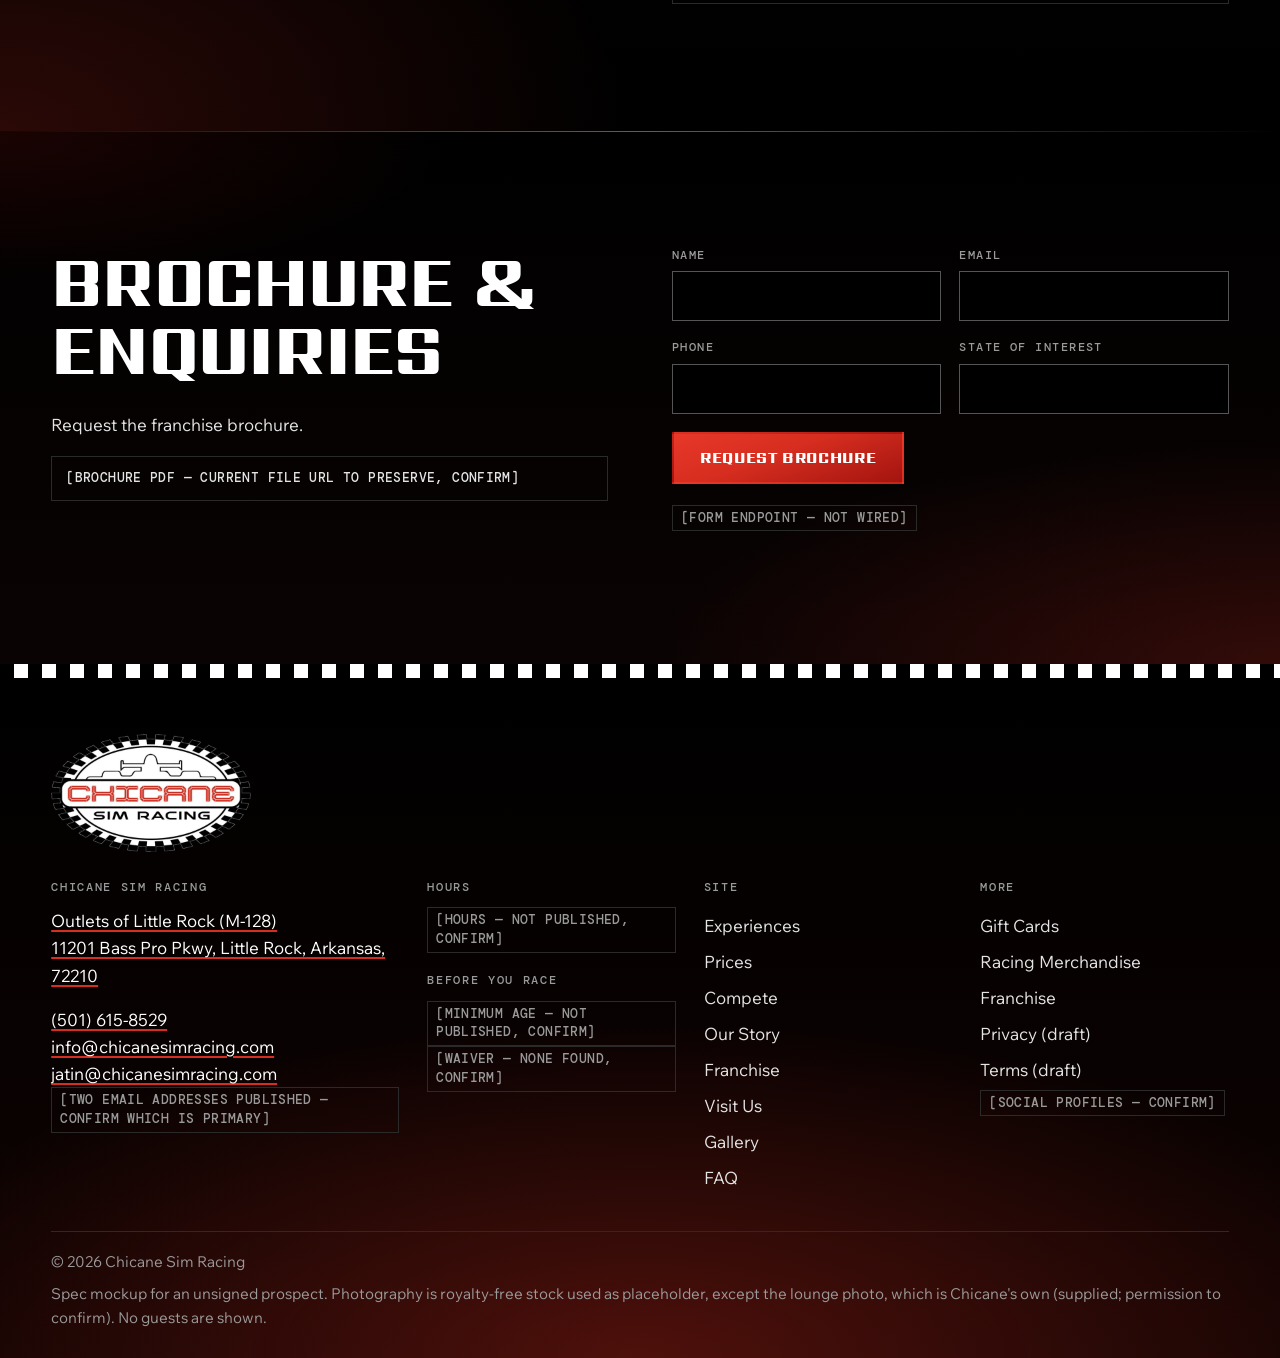
<file: franchise.html>
<!doctype html>
<html lang="en">
<head>
<meta charset="utf-8">
<meta name="viewport" content="width=device-width, initial-scale=1">
<title>Franchise | Chicane Sim Racing</title>
<meta name="description" content="Franchise information from Chicane Sim Racing.">
<meta property="og:title" content="Franchise | Chicane Sim Racing">
<meta property="og:description" content="Franchise information from Chicane Sim Racing. Outlets of Little Rock (M-128), 11201 Bass Pro Pkwy, Little Rock, Arkansas, 72210.">
<meta name="robots" content="noindex, nofollow">
<meta name="theme-color" content="#000000">
<link rel="icon" href="assets/favicon.png" type="image/png">
<link rel="preconnect" href="https://fonts.googleapis.com">
<link rel="preconnect" href="https://fonts.gstatic.com" crossorigin>
<link href="https://fonts.googleapis.com/css2?family=DM+Mono:wght@400;500&family=Sarpanch:wght@700;800;900&family=Wix+Madefor+Text:wght@400;500;600&display=swap" rel="stylesheet">
<link rel="stylesheet" href="styles.css">
</head>
<body>
<a class="skip" href="#main">Skip to content</a>
<div class="mock-ribbon">Spec mockup · Chicane Sim Racing has not signed · not the live site · photos are stock placeholders except Chicane's own lounge photo</div>
<div class="utility"><div class="wrap">
  <span class="u-addr"><a href="https://www.google.com/maps/search/?api=1&query=Outlets+of+Little+Rock+11201+Bass+Pro+Pkwy+Little+Rock+AR+72210">Outlets of Little Rock (M-128) · 11201 Bass Pro Pkwy, Little Rock, AR 72210</a></span>
  <span><a href="tel:+15016158529">(501) 615-8529</a></span>
  <span><span class="flag ">[HOURS — NOT PUBLISHED, CONFIRM]</span></span>
  <span class="u-mail"><a href="mailto:info@chicanesimracing.com">info@chicanesimracing.com</a> · <a href="mailto:jatin@chicanesimracing.com">jatin@chicanesimracing.com</a> <span class="flag ">[WHICH IS PRIMARY? CONFIRM]</span></span>
</div></div>
<header class="site-head">
  <div class="wrap head-main">
    <a class="brand" href="index.html" aria-label="Chicane Sim Racing home"><img src="assets/logo-chicane.png" alt="Chicane Sim Racing" width="600" height="354"></a>
    <button class="menu-btn" aria-expanded="false" aria-controls="site-nav">Menu</button>
    <nav class="nav" id="site-nav" aria-label="Main"><ul><li><a href="index.html">Home</a></li><li><a href="experiences.html">Experiences</a></li><li><a href="prices.html">Prices</a></li><li><a href="compete.html">Compete</a></li><li><a href="our-story.html">Our Story</a></li><li><a href="franchise.html" aria-current="page">Franchise</a></li><li><a href="visit.html">Visit Us</a></li></ul></nav>
    <a class="btn btn--red head-cta" href="racing.html#book">Book now</a>
  </div>
</header>
<main id="main">
<section class="page-head"><div class="wrap"><p class="eyebrow"><span class="oval">Franchise</span></p><h1 class="display">Accelerate Your Future with the Ultimate Sim Racing Franchise</h1><span class="cq-rule rv" aria-hidden="true"></span><p class="lede" style="margin-top:22px">“Arkansas' first-of-its-kind sim racing lounge” — Chicane</p></div></section>
<div class="cq-band" aria-hidden="true"></div>
<section class="section"><div class="wrap">
  <span class="flag flag--block flag--big">[FDD — CONFIRM IT EXISTS AND THAT EVERY CLAIM ON THIS PAGE MATCHES ITEM 19 BEFORE THIS PAGE GOES LIVE]</span>
  <div class="split split--top" style="margin-top:28px">
    <div><h2 class="display">Why Chicane</h2><span class="cq-rule rv" aria-hidden="true"></span>
      <div class="points" style="margin-top:24px"><span class="oval">High-Growth Market</span><span class="oval">Turnkey & Scalable</span><span class="oval">First-Mover Advantage</span><span class="oval">Simple One-Person Operation</span><span class="oval">Quick Startup</span><span class="oval">Technology Edge</span><span class="oval">Community Hub</span></div>
      <span class="flag flag--block ">[FRANCHISE CLAIM — MUST MATCH ITEM 19 OF FDD, CONFIRM WITH THEIR FRANCHISE COUNSEL]</span>
      <p class="label" style="margin-top:6px">Replaces two earnings-style claims on their current franchise page</p>
      <span class="flag flag--block ">[MARKET DATA — SOURCE REQUIRED]</span>
      <p class="label" style="margin-top:6px">Replaces their growth-rate and market-size figures, which carry no source</p></div>
    <div><h2 class="display">The process</h2><ol class="steps"><li>About Us</li><li>Franchise Facts</li><li>Our Support</li><li>Franchise Process</li></ol><span class="flag flag--block ">[FRANCHISE PROCESS DETAIL — CARRY OVER FROM THEIR FRANCHISE PAGES ONCE COUNSEL HAS REVIEWED]</span></div>
  </div>
</div></section>
<section class="section section--b2"><div class="wrap split split--top">
  <div><h2 class="display">Brochure &amp; enquiries</h2><p>Request the franchise brochure.</p><span class="flag flag--block ">[BROCHURE PDF — CURRENT FILE URL TO PRESERVE, CONFIRM]</span></div>
  <form class="form" data-mock novalidate>
    <div class="row"><div><label for="f-name">Name</label><input id="f-name" required autocomplete="name"></div><div><label for="f-email">Email</label><input id="f-email" type="email" required autocomplete="email"></div></div>
    <div class="row"><div><label for="f-phone">Phone</label><input id="f-phone" type="tel" autocomplete="tel"></div><div><label for="f-state">State of interest</label><input id="f-state" required></div></div>
    <div class="btn-row"><button class="btn btn--red" type="submit">Request brochure</button></div>
    <p class="form-status" role="status" tabindex="-1" hidden></p><p><span class="flag ">[FORM ENDPOINT — NOT WIRED]</span></p></form>
</div></section></main>
<footer class="site-foot">
  <div class="cq-row" aria-hidden="true"></div>
  <div class="wrap">
    <img class="foot-logo" src="assets/logo-chicane.png" alt="Chicane Sim Racing" width="600" height="354" loading="lazy">
    <div class="foot-grid">
      <div><h2>Chicane Sim Racing</h2><p><a href="https://www.google.com/maps/search/?api=1&query=Outlets+of+Little+Rock+11201+Bass+Pro+Pkwy+Little+Rock+AR+72210">Outlets of Little Rock (M-128)<br>11201 Bass Pro Pkwy, Little Rock, Arkansas, 72210</a></p><p><a href="tel:+15016158529">(501) 615-8529</a><br><a href="mailto:info@chicanesimracing.com">info@chicanesimracing.com</a><br><a href="mailto:jatin@chicanesimracing.com">jatin@chicanesimracing.com</a><br><span class="flag ">[TWO EMAIL ADDRESSES PUBLISHED — CONFIRM WHICH IS PRIMARY]</span></p></div>
      <div><h2>Hours</h2><p><span class="flag ">[HOURS — NOT PUBLISHED, CONFIRM]</span></p><h2 style="margin-top:20px">Before you race</h2><p><span class="flag ">[MINIMUM AGE — NOT PUBLISHED, CONFIRM]</span><br><span class="flag ">[WAIVER — NONE FOUND, CONFIRM]</span></p></div>
      <div><h2>Site</h2><ul><li><a href="experiences.html">Experiences</a></li><li><a href="prices.html">Prices</a></li><li><a href="compete.html">Compete</a></li><li><a href="our-story.html">Our Story</a></li><li><a href="franchise.html">Franchise</a></li><li><a href="visit.html">Visit Us</a></li><li><a href="gallery.html">Gallery</a></li><li><a href="faq.html">FAQ</a></li></ul></div>
      <div><h2>More</h2><ul><li><a href="prices.html#gift-cards">Gift Cards</a></li><li><a href="merchandise.html">Racing Merchandise</a></li><li><a href="franchise.html">Franchise</a></li><li><a href="privacy.html">Privacy (draft)</a></li><li><a href="terms.html">Terms (draft)</a></li></ul><p><span class="flag ">[SOCIAL PROFILES — CONFIRM]</span></p></div>
    </div>
    <div class="foot-base"><p>© <span data-year>2026</span> Chicane Sim Racing</p>
      <p>Spec mockup for an unsigned prospect. Photography is royalty-free stock used as placeholder, except the lounge photo, which is Chicane's own (supplied; permission to confirm). No guests are shown.</p></div>
  </div>
</footer>
<nav class="action-bar" aria-label="Quick actions"><div class="row"><a href="racing.html#book">Book your race</a><a href="tel:+15016158529">Call</a><a href="https://www.google.com/maps/search/?api=1&query=Outlets+of+Little+Rock+11201+Bass+Pro+Pkwy+Little+Rock+AR+72210">Directions</a></div></nav>
<script src="script.js" defer></script>
</body>
</html>
</file>
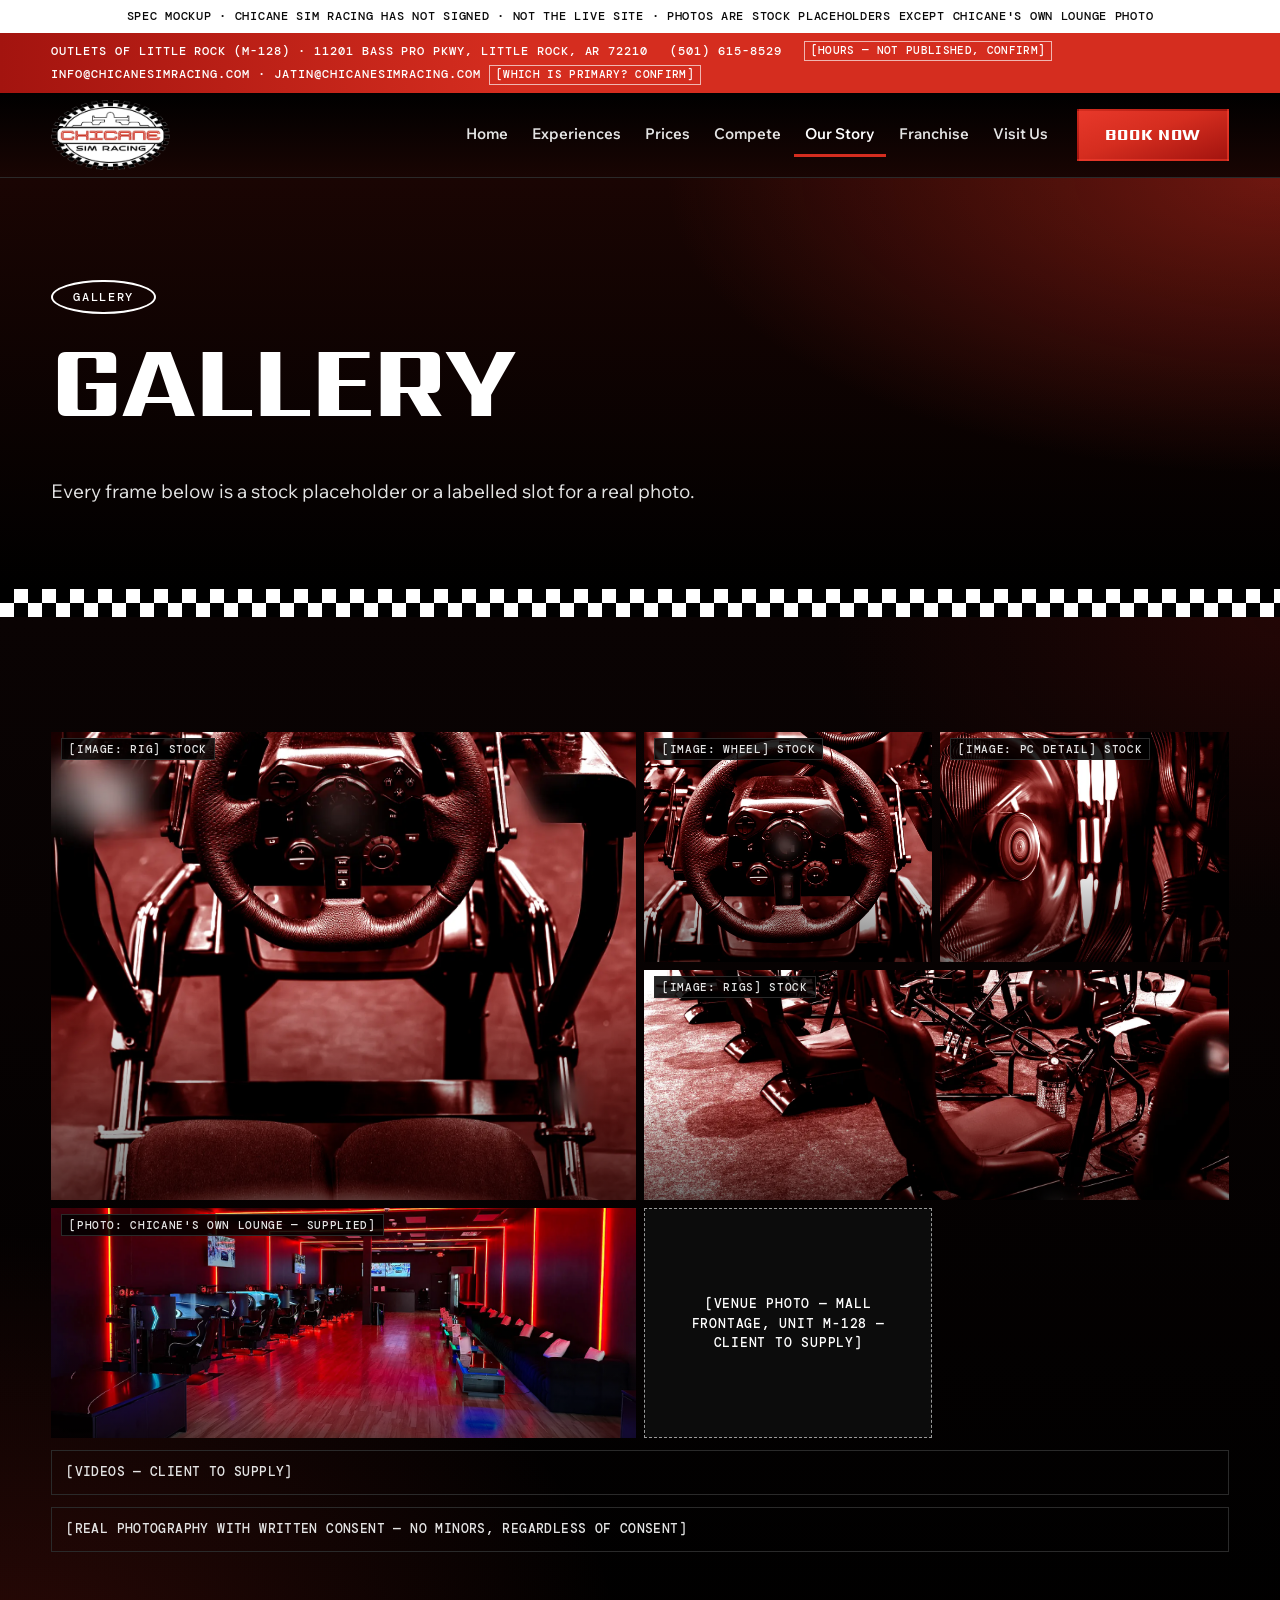
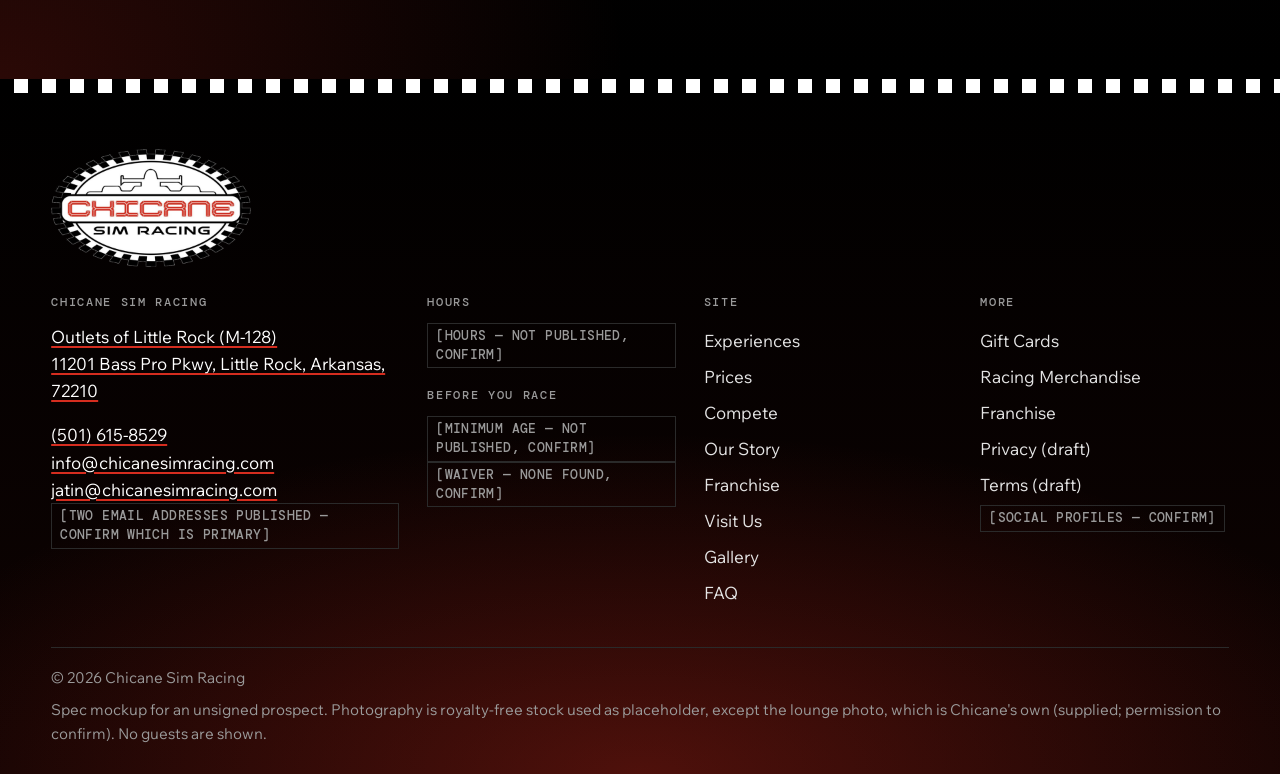
<file: gallery.html>
<!doctype html>
<html lang="en">
<head>
<meta charset="utf-8">
<meta name="viewport" content="width=device-width, initial-scale=1">
<title>Gallery | Chicane Sim Racing</title>
<meta name="description" content="Images and videos from Chicane Sim Racing.">
<meta property="og:title" content="Gallery | Chicane Sim Racing">
<meta property="og:description" content="Images and videos from Chicane Sim Racing. Outlets of Little Rock (M-128), 11201 Bass Pro Pkwy, Little Rock, Arkansas, 72210.">
<meta name="robots" content="noindex, nofollow">
<meta name="theme-color" content="#000000">
<link rel="icon" href="assets/favicon.png" type="image/png">
<link rel="preconnect" href="https://fonts.googleapis.com">
<link rel="preconnect" href="https://fonts.gstatic.com" crossorigin>
<link href="https://fonts.googleapis.com/css2?family=DM+Mono:wght@400;500&family=Sarpanch:wght@700;800;900&family=Wix+Madefor+Text:wght@400;500;600&display=swap" rel="stylesheet">
<link rel="stylesheet" href="styles.css">
</head>
<body>
<a class="skip" href="#main">Skip to content</a>
<div class="mock-ribbon">Spec mockup · Chicane Sim Racing has not signed · not the live site · photos are stock placeholders except Chicane's own lounge photo</div>
<div class="utility"><div class="wrap">
  <span class="u-addr"><a href="https://www.google.com/maps/search/?api=1&query=Outlets+of+Little+Rock+11201+Bass+Pro+Pkwy+Little+Rock+AR+72210">Outlets of Little Rock (M-128) · 11201 Bass Pro Pkwy, Little Rock, AR 72210</a></span>
  <span><a href="tel:+15016158529">(501) 615-8529</a></span>
  <span><span class="flag ">[HOURS — NOT PUBLISHED, CONFIRM]</span></span>
  <span class="u-mail"><a href="mailto:info@chicanesimracing.com">info@chicanesimracing.com</a> · <a href="mailto:jatin@chicanesimracing.com">jatin@chicanesimracing.com</a> <span class="flag ">[WHICH IS PRIMARY? CONFIRM]</span></span>
</div></div>
<header class="site-head">
  <div class="wrap head-main">
    <a class="brand" href="index.html" aria-label="Chicane Sim Racing home"><img src="assets/logo-chicane.png" alt="Chicane Sim Racing" width="600" height="354"></a>
    <button class="menu-btn" aria-expanded="false" aria-controls="site-nav">Menu</button>
    <nav class="nav" id="site-nav" aria-label="Main"><ul><li><a href="index.html">Home</a></li><li><a href="experiences.html">Experiences</a></li><li><a href="prices.html">Prices</a></li><li><a href="compete.html">Compete</a></li><li><a href="our-story.html" aria-current="page">Our Story</a></li><li><a href="franchise.html">Franchise</a></li><li><a href="visit.html">Visit Us</a></li></ul></nav>
    <a class="btn btn--red head-cta" href="racing.html#book">Book now</a>
  </div>
</header>
<main id="main">
<section class="page-head"><div class="wrap"><p class="eyebrow"><span class="oval">Gallery</span></p><h1 class="display">Gallery</h1><span class="cq-rule rv" aria-hidden="true"></span><p class="lede" style="margin-top:22px">Every frame below is a stock placeholder or a labelled slot for a real photo.</p></div></section>
<div class="cq-band" aria-hidden="true"></div>
<section class="section"><div class="wrap"><div class="gal">
<figure class="ph w2 h2"><img src="assets/img/PLACEHOLDER-hero-rig.webp" alt="Sim rig lit red" width="1920" height="1080" loading="lazy"><figcaption><span>[IMAGE: rig] stock</span></figcaption></figure>
<figure class="ph"><img src="assets/img/PLACEHOLDER-wheel.webp" alt="Wheel close up" width="1200" height="900" loading="lazy"><figcaption><span>[IMAGE: wheel] stock</span></figcaption></figure>
<figure class="ph"><img src="assets/img/PLACEHOLDER-kit-pc.webp" alt="PC detail lit red" width="1200" height="900" loading="lazy"><figcaption><span>[IMAGE: PC detail] stock</span></figcaption></figure>
<figure class="ph w2"><img src="assets/img/PLACEHOLDER-rig-row.webp" alt="Row of rigs" width="1600" height="900" loading="lazy"><figcaption><span>[IMAGE: rigs] stock</span></figcaption></figure>
<figure class="ph w2"><img src="assets/img/venue-lounge.webp" alt="The Chicane lounge, red LED light lines, rigs and sofas" width="1600" height="684" loading="lazy"><figcaption><span>[PHOTO: CHICANE'S OWN LOUNGE — SUPPLIED]</span></figcaption></figure>
<div class="ph-frame"><span>[VENUE PHOTO — MALL FRONTAGE, UNIT M-128 — CLIENT TO SUPPLY]</span></div>
</div><span class="flag flag--block ">[VIDEOS — CLIENT TO SUPPLY]</span><span class="flag flag--block ">[REAL PHOTOGRAPHY WITH WRITTEN CONSENT — NO MINORS, REGARDLESS OF CONSENT]</span></div></section></main>
<footer class="site-foot">
  <div class="cq-row" aria-hidden="true"></div>
  <div class="wrap">
    <img class="foot-logo" src="assets/logo-chicane.png" alt="Chicane Sim Racing" width="600" height="354" loading="lazy">
    <div class="foot-grid">
      <div><h2>Chicane Sim Racing</h2><p><a href="https://www.google.com/maps/search/?api=1&query=Outlets+of+Little+Rock+11201+Bass+Pro+Pkwy+Little+Rock+AR+72210">Outlets of Little Rock (M-128)<br>11201 Bass Pro Pkwy, Little Rock, Arkansas, 72210</a></p><p><a href="tel:+15016158529">(501) 615-8529</a><br><a href="mailto:info@chicanesimracing.com">info@chicanesimracing.com</a><br><a href="mailto:jatin@chicanesimracing.com">jatin@chicanesimracing.com</a><br><span class="flag ">[TWO EMAIL ADDRESSES PUBLISHED — CONFIRM WHICH IS PRIMARY]</span></p></div>
      <div><h2>Hours</h2><p><span class="flag ">[HOURS — NOT PUBLISHED, CONFIRM]</span></p><h2 style="margin-top:20px">Before you race</h2><p><span class="flag ">[MINIMUM AGE — NOT PUBLISHED, CONFIRM]</span><br><span class="flag ">[WAIVER — NONE FOUND, CONFIRM]</span></p></div>
      <div><h2>Site</h2><ul><li><a href="experiences.html">Experiences</a></li><li><a href="prices.html">Prices</a></li><li><a href="compete.html">Compete</a></li><li><a href="our-story.html">Our Story</a></li><li><a href="franchise.html">Franchise</a></li><li><a href="visit.html">Visit Us</a></li><li><a href="gallery.html">Gallery</a></li><li><a href="faq.html">FAQ</a></li></ul></div>
      <div><h2>More</h2><ul><li><a href="prices.html#gift-cards">Gift Cards</a></li><li><a href="merchandise.html">Racing Merchandise</a></li><li><a href="franchise.html">Franchise</a></li><li><a href="privacy.html">Privacy (draft)</a></li><li><a href="terms.html">Terms (draft)</a></li></ul><p><span class="flag ">[SOCIAL PROFILES — CONFIRM]</span></p></div>
    </div>
    <div class="foot-base"><p>© <span data-year>2026</span> Chicane Sim Racing</p>
      <p>Spec mockup for an unsigned prospect. Photography is royalty-free stock used as placeholder, except the lounge photo, which is Chicane's own (supplied; permission to confirm). No guests are shown.</p></div>
  </div>
</footer>
<nav class="action-bar" aria-label="Quick actions"><div class="row"><a href="racing.html#book">Book your race</a><a href="tel:+15016158529">Call</a><a href="https://www.google.com/maps/search/?api=1&query=Outlets+of+Little+Rock+11201+Bass+Pro+Pkwy+Little+Rock+AR+72210">Directions</a></div></nav>
<script src="script.js" defer></script>
</body>
</html>
</file>
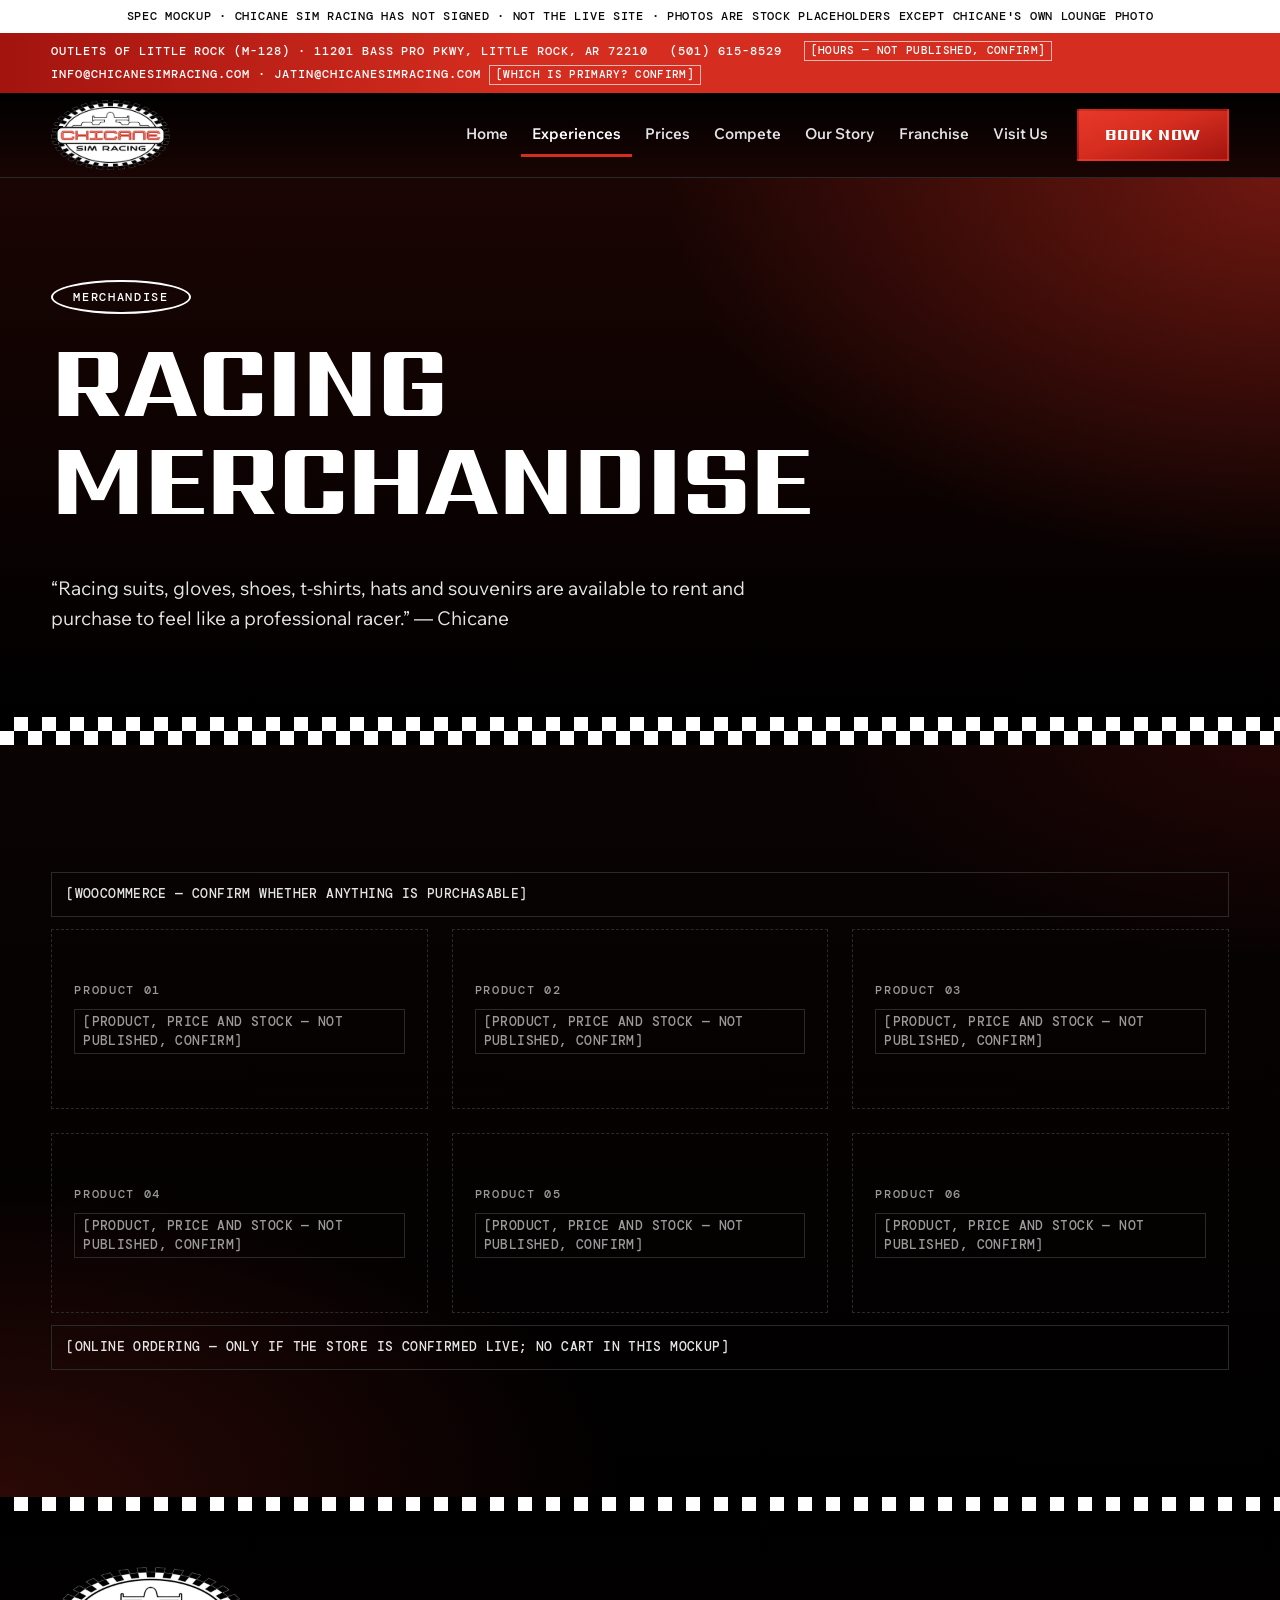
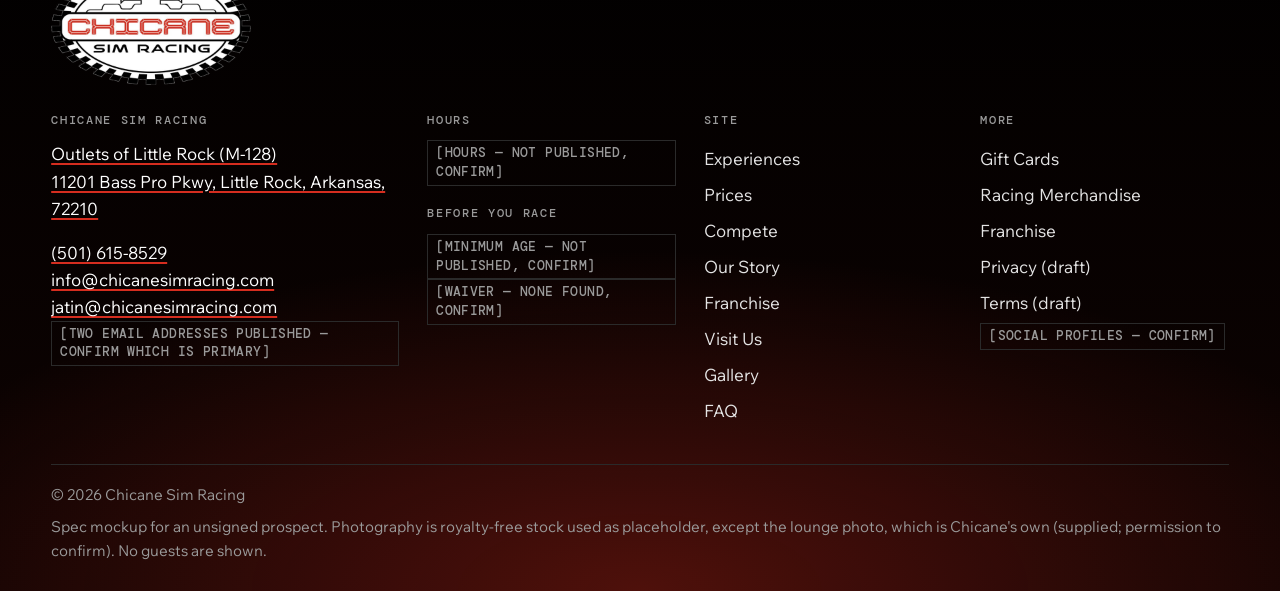
<file: merchandise.html>
<!doctype html>
<html lang="en">
<head>
<meta charset="utf-8">
<meta name="viewport" content="width=device-width, initial-scale=1">
<title>Racing Merchandise | Chicane Sim Racing</title>
<meta name="description" content="Racing merchandise at Chicane Sim Racing.">
<meta property="og:title" content="Racing Merchandise | Chicane Sim Racing">
<meta property="og:description" content="Racing merchandise at Chicane Sim Racing. Outlets of Little Rock (M-128), 11201 Bass Pro Pkwy, Little Rock, Arkansas, 72210.">
<meta name="robots" content="noindex, nofollow">
<meta name="theme-color" content="#000000">
<link rel="icon" href="assets/favicon.png" type="image/png">
<link rel="preconnect" href="https://fonts.googleapis.com">
<link rel="preconnect" href="https://fonts.gstatic.com" crossorigin>
<link href="https://fonts.googleapis.com/css2?family=DM+Mono:wght@400;500&family=Sarpanch:wght@700;800;900&family=Wix+Madefor+Text:wght@400;500;600&display=swap" rel="stylesheet">
<link rel="stylesheet" href="styles.css">
</head>
<body>
<a class="skip" href="#main">Skip to content</a>
<div class="mock-ribbon">Spec mockup · Chicane Sim Racing has not signed · not the live site · photos are stock placeholders except Chicane's own lounge photo</div>
<div class="utility"><div class="wrap">
  <span class="u-addr"><a href="https://www.google.com/maps/search/?api=1&query=Outlets+of+Little+Rock+11201+Bass+Pro+Pkwy+Little+Rock+AR+72210">Outlets of Little Rock (M-128) · 11201 Bass Pro Pkwy, Little Rock, AR 72210</a></span>
  <span><a href="tel:+15016158529">(501) 615-8529</a></span>
  <span><span class="flag ">[HOURS — NOT PUBLISHED, CONFIRM]</span></span>
  <span class="u-mail"><a href="mailto:info@chicanesimracing.com">info@chicanesimracing.com</a> · <a href="mailto:jatin@chicanesimracing.com">jatin@chicanesimracing.com</a> <span class="flag ">[WHICH IS PRIMARY? CONFIRM]</span></span>
</div></div>
<header class="site-head">
  <div class="wrap head-main">
    <a class="brand" href="index.html" aria-label="Chicane Sim Racing home"><img src="assets/logo-chicane.png" alt="Chicane Sim Racing" width="600" height="354"></a>
    <button class="menu-btn" aria-expanded="false" aria-controls="site-nav">Menu</button>
    <nav class="nav" id="site-nav" aria-label="Main"><ul><li><a href="index.html">Home</a></li><li><a href="experiences.html" aria-current="page">Experiences</a></li><li><a href="prices.html">Prices</a></li><li><a href="compete.html">Compete</a></li><li><a href="our-story.html">Our Story</a></li><li><a href="franchise.html">Franchise</a></li><li><a href="visit.html">Visit Us</a></li></ul></nav>
    <a class="btn btn--red head-cta" href="racing.html#book">Book now</a>
  </div>
</header>
<main id="main">
<section class="page-head"><div class="wrap"><p class="eyebrow"><span class="oval">Merchandise</span></p><h1 class="display">Racing merchandise</h1><span class="cq-rule rv" aria-hidden="true"></span><p class="lede" style="margin-top:22px">“Racing suits, gloves, shoes, t-shirts, hats and souvenirs are available to rent and purchase to feel like a professional racer.” — Chicane</p></div></section>
<div class="cq-band" aria-hidden="true"></div>
<section class="section"><div class="wrap"><span class="flag flag--block ">[WOOCOMMERCE — CONFIRM WHETHER ANYTHING IS PURCHASABLE]</span><div class="grid grid--3 rv-stagger"><div class="slot"><span class="label">Product 01</span><span class="flag ">[PRODUCT, PRICE AND STOCK — NOT PUBLISHED, CONFIRM]</span></div><div class="slot"><span class="label">Product 02</span><span class="flag ">[PRODUCT, PRICE AND STOCK — NOT PUBLISHED, CONFIRM]</span></div><div class="slot"><span class="label">Product 03</span><span class="flag ">[PRODUCT, PRICE AND STOCK — NOT PUBLISHED, CONFIRM]</span></div><div class="slot"><span class="label">Product 04</span><span class="flag ">[PRODUCT, PRICE AND STOCK — NOT PUBLISHED, CONFIRM]</span></div><div class="slot"><span class="label">Product 05</span><span class="flag ">[PRODUCT, PRICE AND STOCK — NOT PUBLISHED, CONFIRM]</span></div><div class="slot"><span class="label">Product 06</span><span class="flag ">[PRODUCT, PRICE AND STOCK — NOT PUBLISHED, CONFIRM]</span></div></div>
<span class="flag flag--block ">[ONLINE ORDERING — ONLY IF THE STORE IS CONFIRMED LIVE; NO CART IN THIS MOCKUP]</span></div></section></main>
<footer class="site-foot">
  <div class="cq-row" aria-hidden="true"></div>
  <div class="wrap">
    <img class="foot-logo" src="assets/logo-chicane.png" alt="Chicane Sim Racing" width="600" height="354" loading="lazy">
    <div class="foot-grid">
      <div><h2>Chicane Sim Racing</h2><p><a href="https://www.google.com/maps/search/?api=1&query=Outlets+of+Little+Rock+11201+Bass+Pro+Pkwy+Little+Rock+AR+72210">Outlets of Little Rock (M-128)<br>11201 Bass Pro Pkwy, Little Rock, Arkansas, 72210</a></p><p><a href="tel:+15016158529">(501) 615-8529</a><br><a href="mailto:info@chicanesimracing.com">info@chicanesimracing.com</a><br><a href="mailto:jatin@chicanesimracing.com">jatin@chicanesimracing.com</a><br><span class="flag ">[TWO EMAIL ADDRESSES PUBLISHED — CONFIRM WHICH IS PRIMARY]</span></p></div>
      <div><h2>Hours</h2><p><span class="flag ">[HOURS — NOT PUBLISHED, CONFIRM]</span></p><h2 style="margin-top:20px">Before you race</h2><p><span class="flag ">[MINIMUM AGE — NOT PUBLISHED, CONFIRM]</span><br><span class="flag ">[WAIVER — NONE FOUND, CONFIRM]</span></p></div>
      <div><h2>Site</h2><ul><li><a href="experiences.html">Experiences</a></li><li><a href="prices.html">Prices</a></li><li><a href="compete.html">Compete</a></li><li><a href="our-story.html">Our Story</a></li><li><a href="franchise.html">Franchise</a></li><li><a href="visit.html">Visit Us</a></li><li><a href="gallery.html">Gallery</a></li><li><a href="faq.html">FAQ</a></li></ul></div>
      <div><h2>More</h2><ul><li><a href="prices.html#gift-cards">Gift Cards</a></li><li><a href="merchandise.html">Racing Merchandise</a></li><li><a href="franchise.html">Franchise</a></li><li><a href="privacy.html">Privacy (draft)</a></li><li><a href="terms.html">Terms (draft)</a></li></ul><p><span class="flag ">[SOCIAL PROFILES — CONFIRM]</span></p></div>
    </div>
    <div class="foot-base"><p>© <span data-year>2026</span> Chicane Sim Racing</p>
      <p>Spec mockup for an unsigned prospect. Photography is royalty-free stock used as placeholder, except the lounge photo, which is Chicane's own (supplied; permission to confirm). No guests are shown.</p></div>
  </div>
</footer>
<nav class="action-bar" aria-label="Quick actions"><div class="row"><a href="racing.html#book">Book your race</a><a href="tel:+15016158529">Call</a><a href="https://www.google.com/maps/search/?api=1&query=Outlets+of+Little+Rock+11201+Bass+Pro+Pkwy+Little+Rock+AR+72210">Directions</a></div></nav>
<script src="script.js" defer></script>
</body>
</html>
</file>
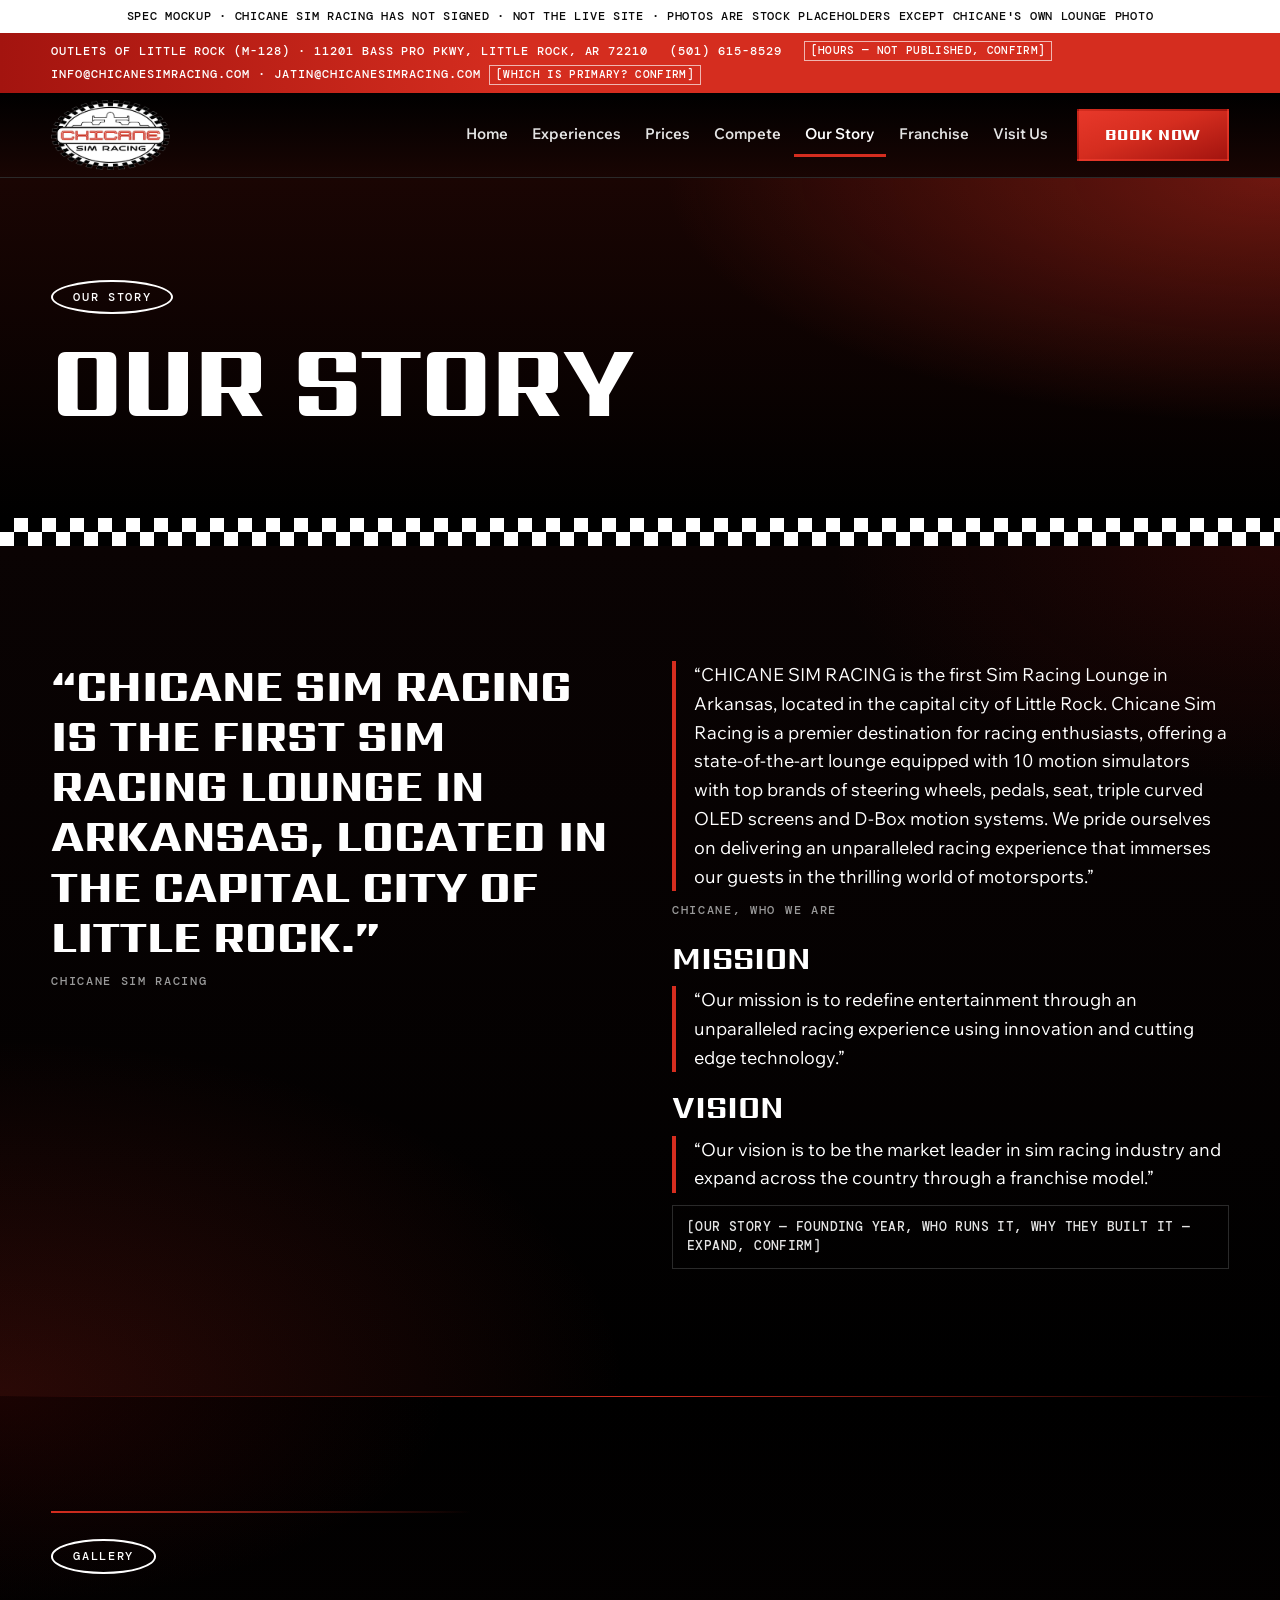
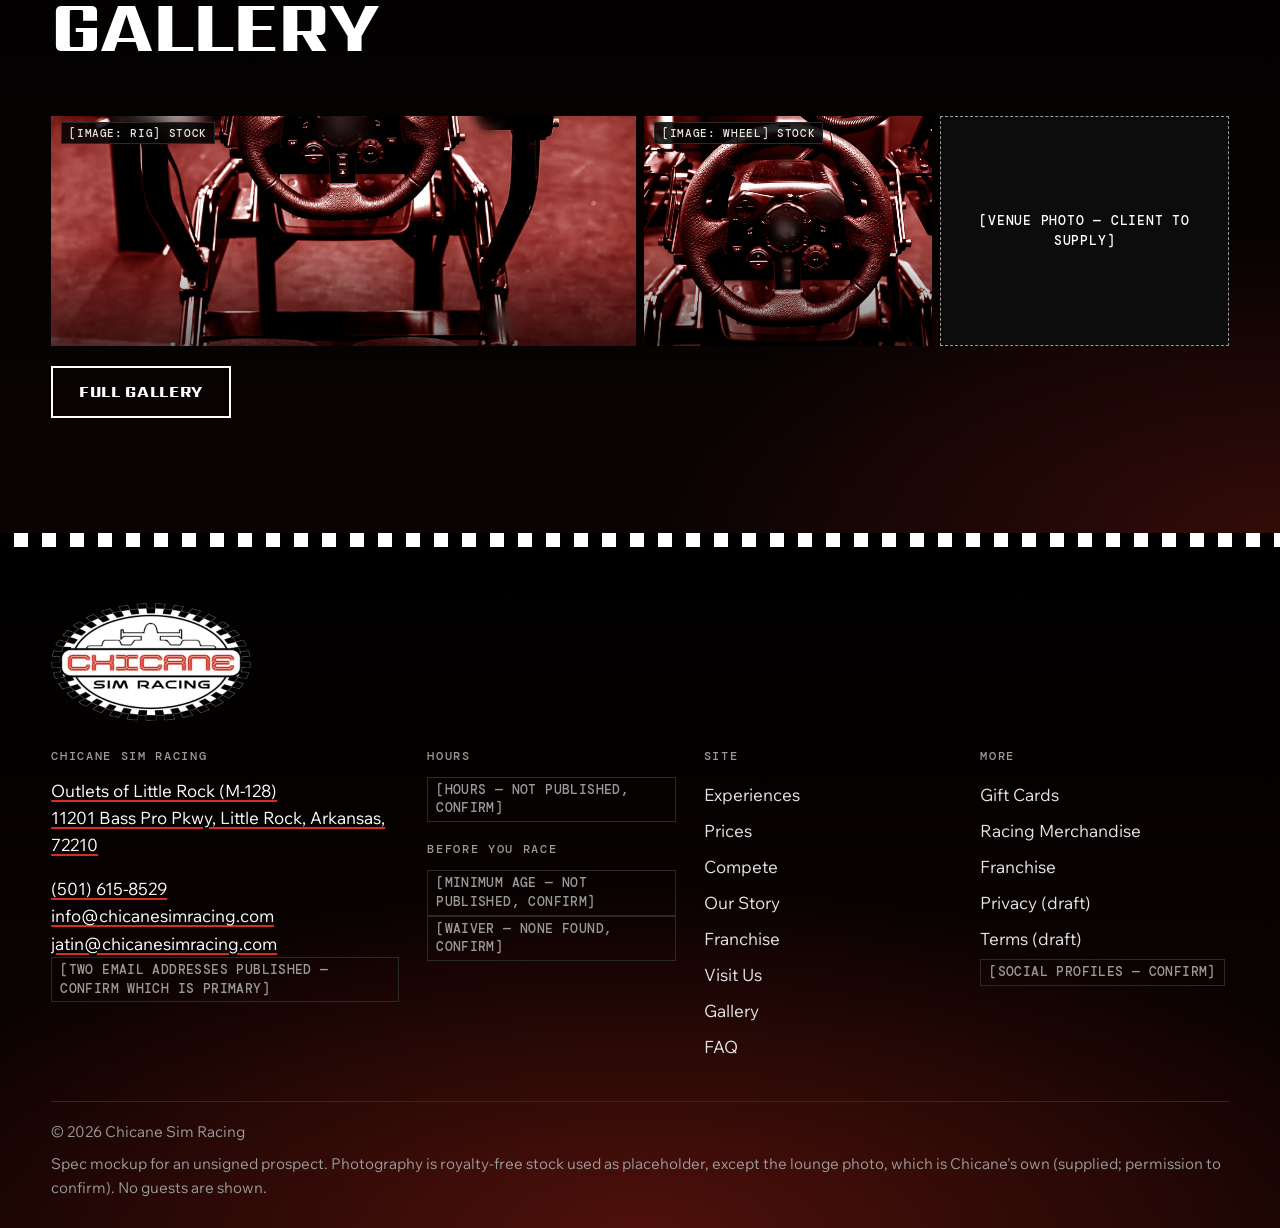
<file: our-story.html>
<!doctype html>
<html lang="en">
<head>
<meta charset="utf-8">
<meta name="viewport" content="width=device-width, initial-scale=1">
<title>Our Story | Chicane Sim Racing, Little Rock</title>
<meta name="description" content="The first sim racing lounge in Arkansas — Chicane's own story.">
<meta property="og:title" content="Our Story | Chicane Sim Racing, Little Rock">
<meta property="og:description" content="The first sim racing lounge in Arkansas — Chicane's own story. Outlets of Little Rock (M-128), 11201 Bass Pro Pkwy, Little Rock, Arkansas, 72210.">
<meta name="robots" content="noindex, nofollow">
<meta name="theme-color" content="#000000">
<link rel="icon" href="assets/favicon.png" type="image/png">
<link rel="preconnect" href="https://fonts.googleapis.com">
<link rel="preconnect" href="https://fonts.gstatic.com" crossorigin>
<link href="https://fonts.googleapis.com/css2?family=DM+Mono:wght@400;500&family=Sarpanch:wght@700;800;900&family=Wix+Madefor+Text:wght@400;500;600&display=swap" rel="stylesheet">
<link rel="stylesheet" href="styles.css">
</head>
<body>
<a class="skip" href="#main">Skip to content</a>
<div class="mock-ribbon">Spec mockup · Chicane Sim Racing has not signed · not the live site · photos are stock placeholders except Chicane's own lounge photo</div>
<div class="utility"><div class="wrap">
  <span class="u-addr"><a href="https://www.google.com/maps/search/?api=1&query=Outlets+of+Little+Rock+11201+Bass+Pro+Pkwy+Little+Rock+AR+72210">Outlets of Little Rock (M-128) · 11201 Bass Pro Pkwy, Little Rock, AR 72210</a></span>
  <span><a href="tel:+15016158529">(501) 615-8529</a></span>
  <span><span class="flag ">[HOURS — NOT PUBLISHED, CONFIRM]</span></span>
  <span class="u-mail"><a href="mailto:info@chicanesimracing.com">info@chicanesimracing.com</a> · <a href="mailto:jatin@chicanesimracing.com">jatin@chicanesimracing.com</a> <span class="flag ">[WHICH IS PRIMARY? CONFIRM]</span></span>
</div></div>
<header class="site-head">
  <div class="wrap head-main">
    <a class="brand" href="index.html" aria-label="Chicane Sim Racing home"><img src="assets/logo-chicane.png" alt="Chicane Sim Racing" width="600" height="354"></a>
    <button class="menu-btn" aria-expanded="false" aria-controls="site-nav">Menu</button>
    <nav class="nav" id="site-nav" aria-label="Main"><ul><li><a href="index.html">Home</a></li><li><a href="experiences.html">Experiences</a></li><li><a href="prices.html">Prices</a></li><li><a href="compete.html">Compete</a></li><li><a href="our-story.html" aria-current="page">Our Story</a></li><li><a href="franchise.html">Franchise</a></li><li><a href="visit.html">Visit Us</a></li></ul></nav>
    <a class="btn btn--red head-cta" href="racing.html#book">Book now</a>
  </div>
</header>
<main id="main">
<section class="page-head"><div class="wrap"><p class="eyebrow"><span class="oval">Our story</span></p><h1 class="display">Our story</h1><span class="cq-rule rv" aria-hidden="true"></span></div></section>
<div class="cq-band" aria-hidden="true"></div>
<section class="section"><div class="wrap split split--top">
  <div><p class="pull">“CHICANE SIM RACING is the first Sim Racing Lounge in Arkansas, located in the capital city of Little Rock.”</p><cite>Chicane Sim Racing</cite></div>
  <div><blockquote class="quote">“CHICANE SIM RACING is the first Sim Racing Lounge in Arkansas, located in the capital city of Little Rock. Chicane Sim Racing is a premier destination for racing enthusiasts, offering a state-of-the-art lounge equipped with 10 motion simulators with top brands of steering wheels, pedals, seat, triple curved OLED screens and D-Box motion systems. We pride ourselves on delivering an unparalleled racing experience that immerses our guests in the thrilling world of motorsports.”</blockquote><p class="src">Chicane, Who we are</p>
    <h3 class="display" style="margin-top:24px">Mission</h3><blockquote class="quote">“Our mission is to redefine entertainment through an unparalleled racing experience using innovation and cutting edge technology.”</blockquote>
    <h3 class="display" style="margin-top:20px">Vision</h3><blockquote class="quote">“Our vision is to be the market leader in sim racing industry and expand across the country through a franchise model.”</blockquote>
    <span class="flag flag--block ">[OUR STORY — FOUNDING YEAR, WHO RUNS IT, WHY THEY BUILT IT — EXPAND, CONFIRM]</span></div>
</div></section>
<section class="section section--b2"><div class="wrap"><div class="sec-head"><p class="eyebrow"><span class="oval">Gallery</span></p><h2 class="display">Gallery</h2></div>
<div class="gal"><figure class="ph w2"><img src="assets/img/PLACEHOLDER-hero-rig.webp" alt="Sim rig lit red" width="1920" height="1080" loading="lazy"><figcaption><span>[IMAGE: rig] stock</span></figcaption></figure><figure class="ph"><img src="assets/img/PLACEHOLDER-wheel.webp" alt="Wheel close up" width="1200" height="900" loading="lazy"><figcaption><span>[IMAGE: wheel] stock</span></figcaption></figure><div class="ph-frame"><span>[VENUE PHOTO — CLIENT TO SUPPLY]</span></div></div>
<div class="btn-row" style="margin-top:20px"><a class="btn btn--ghost" href="gallery.html">Full gallery</a></div></div></section></main>
<footer class="site-foot">
  <div class="cq-row" aria-hidden="true"></div>
  <div class="wrap">
    <img class="foot-logo" src="assets/logo-chicane.png" alt="Chicane Sim Racing" width="600" height="354" loading="lazy">
    <div class="foot-grid">
      <div><h2>Chicane Sim Racing</h2><p><a href="https://www.google.com/maps/search/?api=1&query=Outlets+of+Little+Rock+11201+Bass+Pro+Pkwy+Little+Rock+AR+72210">Outlets of Little Rock (M-128)<br>11201 Bass Pro Pkwy, Little Rock, Arkansas, 72210</a></p><p><a href="tel:+15016158529">(501) 615-8529</a><br><a href="mailto:info@chicanesimracing.com">info@chicanesimracing.com</a><br><a href="mailto:jatin@chicanesimracing.com">jatin@chicanesimracing.com</a><br><span class="flag ">[TWO EMAIL ADDRESSES PUBLISHED — CONFIRM WHICH IS PRIMARY]</span></p></div>
      <div><h2>Hours</h2><p><span class="flag ">[HOURS — NOT PUBLISHED, CONFIRM]</span></p><h2 style="margin-top:20px">Before you race</h2><p><span class="flag ">[MINIMUM AGE — NOT PUBLISHED, CONFIRM]</span><br><span class="flag ">[WAIVER — NONE FOUND, CONFIRM]</span></p></div>
      <div><h2>Site</h2><ul><li><a href="experiences.html">Experiences</a></li><li><a href="prices.html">Prices</a></li><li><a href="compete.html">Compete</a></li><li><a href="our-story.html">Our Story</a></li><li><a href="franchise.html">Franchise</a></li><li><a href="visit.html">Visit Us</a></li><li><a href="gallery.html">Gallery</a></li><li><a href="faq.html">FAQ</a></li></ul></div>
      <div><h2>More</h2><ul><li><a href="prices.html#gift-cards">Gift Cards</a></li><li><a href="merchandise.html">Racing Merchandise</a></li><li><a href="franchise.html">Franchise</a></li><li><a href="privacy.html">Privacy (draft)</a></li><li><a href="terms.html">Terms (draft)</a></li></ul><p><span class="flag ">[SOCIAL PROFILES — CONFIRM]</span></p></div>
    </div>
    <div class="foot-base"><p>© <span data-year>2026</span> Chicane Sim Racing</p>
      <p>Spec mockup for an unsigned prospect. Photography is royalty-free stock used as placeholder, except the lounge photo, which is Chicane's own (supplied; permission to confirm). No guests are shown.</p></div>
  </div>
</footer>
<nav class="action-bar" aria-label="Quick actions"><div class="row"><a href="racing.html#book">Book your race</a><a href="tel:+15016158529">Call</a><a href="https://www.google.com/maps/search/?api=1&query=Outlets+of+Little+Rock+11201+Bass+Pro+Pkwy+Little+Rock+AR+72210">Directions</a></div></nav>
<script src="script.js" defer></script>
</body>
</html>
</file>
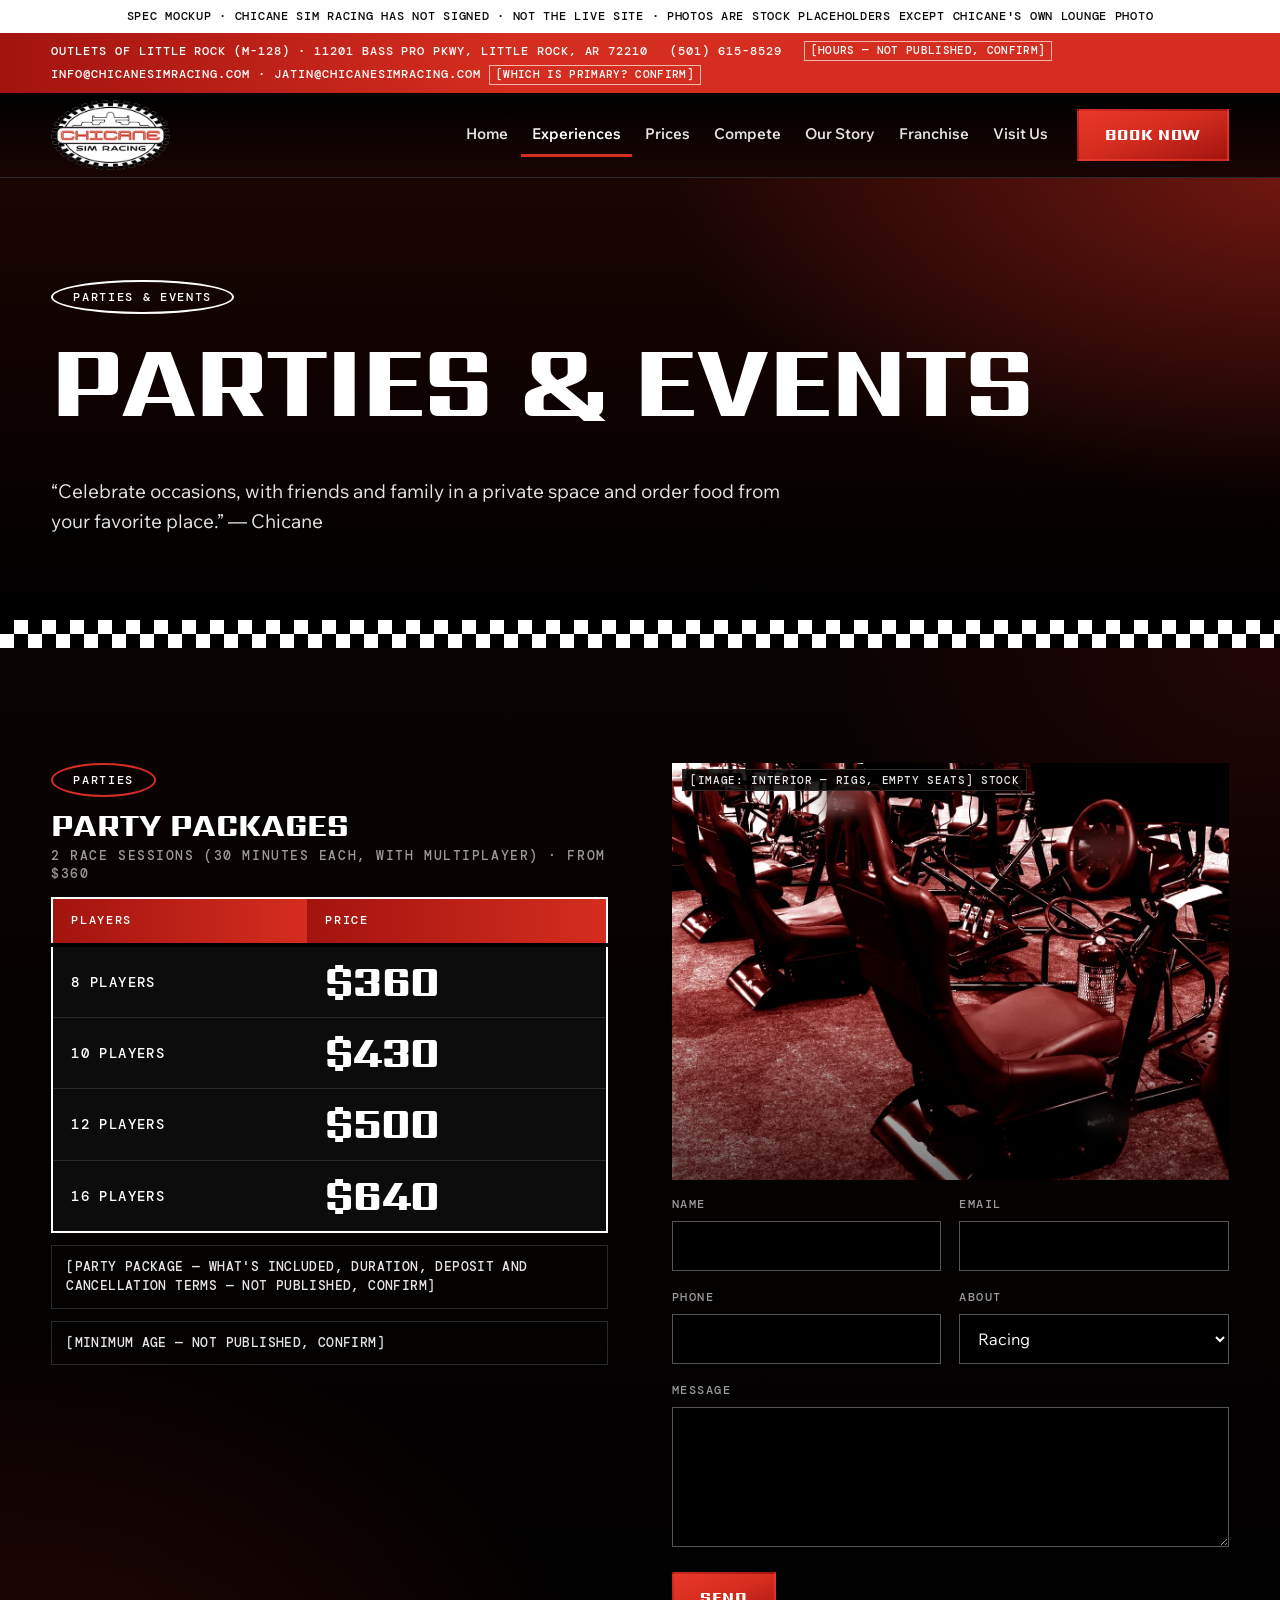
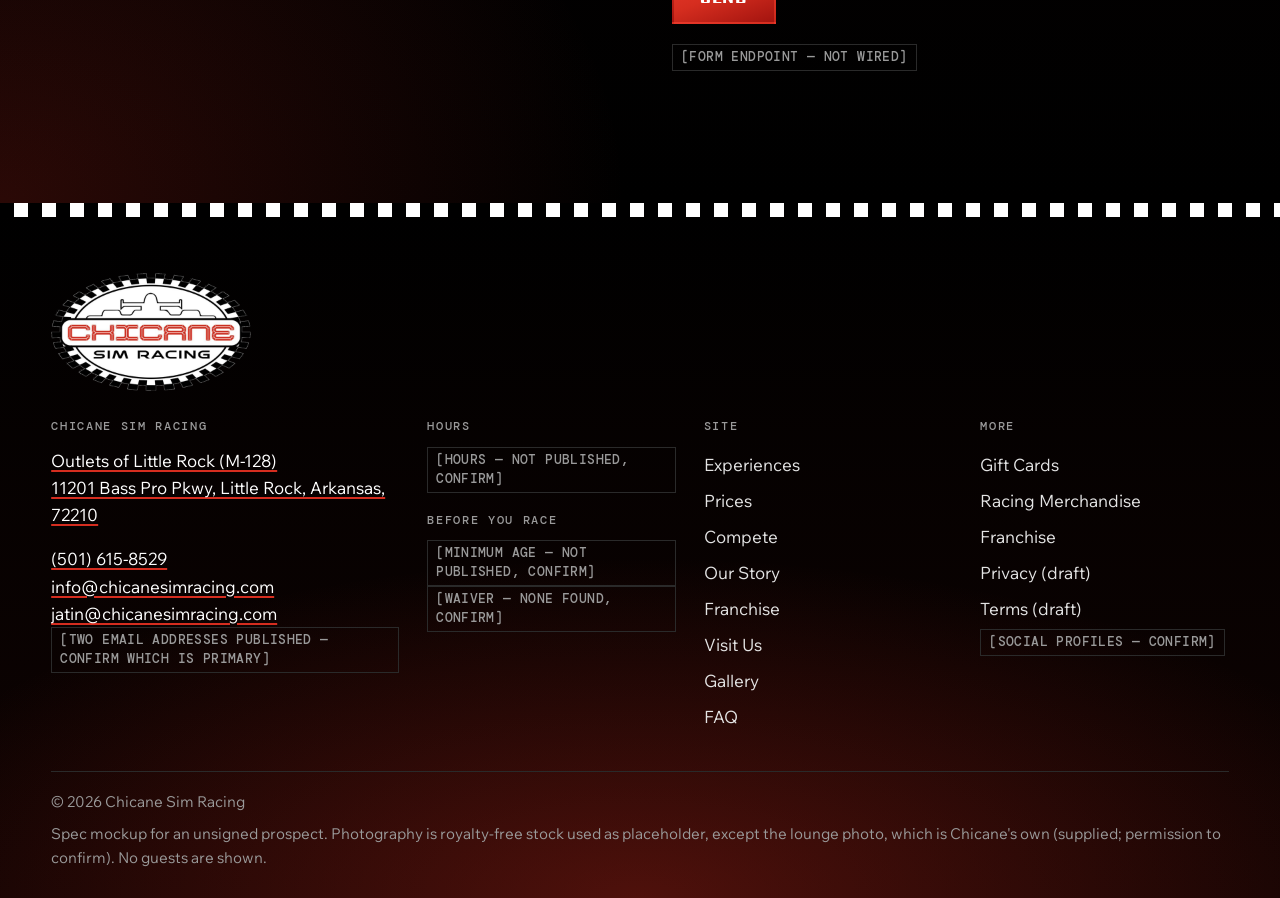
<file: parties.html>
<!doctype html>
<html lang="en">
<head>
<meta charset="utf-8">
<meta name="viewport" content="width=device-width, initial-scale=1">
<title>Parties & Events | Chicane Sim Racing, Little Rock</title>
<meta name="description" content="Party packages for 8, 10, 12 or 16 players: two 30-minute multiplayer race sessions, from $360.">
<meta property="og:title" content="Parties & Events | Chicane Sim Racing, Little Rock">
<meta property="og:description" content="Party packages for 8, 10, 12 or 16 players: two 30-minute multiplayer race sessions, from $360. Outlets of Little Rock (M-128), 11201 Bass Pro Pkwy, Little Rock, Arkansas, 72210.">
<meta name="robots" content="noindex, nofollow">
<meta name="theme-color" content="#000000">
<link rel="icon" href="assets/favicon.png" type="image/png">
<link rel="preconnect" href="https://fonts.googleapis.com">
<link rel="preconnect" href="https://fonts.gstatic.com" crossorigin>
<link href="https://fonts.googleapis.com/css2?family=DM+Mono:wght@400;500&family=Sarpanch:wght@700;800;900&family=Wix+Madefor+Text:wght@400;500;600&display=swap" rel="stylesheet">
<link rel="stylesheet" href="styles.css">
</head>
<body>
<a class="skip" href="#main">Skip to content</a>
<div class="mock-ribbon">Spec mockup · Chicane Sim Racing has not signed · not the live site · photos are stock placeholders except Chicane's own lounge photo</div>
<div class="utility"><div class="wrap">
  <span class="u-addr"><a href="https://www.google.com/maps/search/?api=1&query=Outlets+of+Little+Rock+11201+Bass+Pro+Pkwy+Little+Rock+AR+72210">Outlets of Little Rock (M-128) · 11201 Bass Pro Pkwy, Little Rock, AR 72210</a></span>
  <span><a href="tel:+15016158529">(501) 615-8529</a></span>
  <span><span class="flag ">[HOURS — NOT PUBLISHED, CONFIRM]</span></span>
  <span class="u-mail"><a href="mailto:info@chicanesimracing.com">info@chicanesimracing.com</a> · <a href="mailto:jatin@chicanesimracing.com">jatin@chicanesimracing.com</a> <span class="flag ">[WHICH IS PRIMARY? CONFIRM]</span></span>
</div></div>
<header class="site-head">
  <div class="wrap head-main">
    <a class="brand" href="index.html" aria-label="Chicane Sim Racing home"><img src="assets/logo-chicane.png" alt="Chicane Sim Racing" width="600" height="354"></a>
    <button class="menu-btn" aria-expanded="false" aria-controls="site-nav">Menu</button>
    <nav class="nav" id="site-nav" aria-label="Main"><ul><li><a href="index.html">Home</a></li><li><a href="experiences.html" aria-current="page">Experiences</a></li><li><a href="prices.html">Prices</a></li><li><a href="compete.html">Compete</a></li><li><a href="our-story.html">Our Story</a></li><li><a href="franchise.html">Franchise</a></li><li><a href="visit.html">Visit Us</a></li></ul></nav>
    <a class="btn btn--red head-cta" href="racing.html#book">Book now</a>
  </div>
</header>
<main id="main">
<section class="page-head"><div class="wrap"><p class="eyebrow"><span class="oval">Parties & events</span></p><h1 class="display">Parties &amp; events</h1><span class="cq-rule rv" aria-hidden="true"></span><p class="lede" style="margin-top:22px">“Celebrate occasions, with friends and family in a private space and order food from your favorite place.” — Chicane</p></div></section>
<div class="cq-band" aria-hidden="true"></div>
<section class="section"><div class="wrap split split--top"><div><table class="ptable dark-table rows-in">
  <caption><span class="oval oval--red">Parties</span><span class="tier">Party packages</span><span class="sub">2 race sessions (30 minutes each, with multiplayer) · from $360</span></caption>
  <thead><tr><th scope="col">Players</th><th scope="col">Price</th></tr></thead><tbody><tr><th scope="row">8 players</th><td><span class="fig">$<span data-count="360">360</span></span></td></tr><tr><th scope="row">10 players</th><td><span class="fig">$<span data-count="430">430</span></span></td></tr><tr><th scope="row">12 players</th><td><span class="fig">$<span data-count="500">500</span></span></td></tr><tr><th scope="row">16 players</th><td><span class="fig">$<span data-count="640">640</span></span></td></tr></tbody></table>
<span class="flag flag--block ">[PARTY PACKAGE — WHAT'S INCLUDED, DURATION, DEPOSIT AND CANCELLATION TERMS — NOT PUBLISHED, CONFIRM]</span><span class="flag flag--block ">[MINIMUM AGE — NOT PUBLISHED, CONFIRM]</span></div><div><figure class="ph ar-43"><img src="assets/img/PLACEHOLDER-rig-row.webp" alt="Row of empty racing seats and rigs, lit red" width="1600" height="900" loading="lazy"><figcaption><span>[IMAGE: interior — rigs, empty seats] stock</span></figcaption></figure>
<div style="margin-top:16px"><form class="form" data-mock novalidate>
  <div class="row"><div><label for="c-name">Name</label><input id="c-name" required autocomplete="name"></div><div><label for="c-email">Email</label><input id="c-email" type="email" required autocomplete="email"></div></div>
  <div class="row"><div><label for="c-phone">Phone</label><input id="c-phone" type="tel" autocomplete="tel"></div><div><label for="c-type">About</label><select id="c-type"><option>Racing</option><option>Party or event</option><option>Championships</option><option>Gift cards</option><option>Franchise</option></select></div></div>
  <div><label for="c-msg">Message</label><textarea id="c-msg" required></textarea></div>
  <div class="btn-row"><button class="btn btn--red" type="submit">Send</button></div>
  <p class="form-status" role="status" tabindex="-1" hidden></p><p><span class="flag ">[FORM ENDPOINT — NOT WIRED]</span></p></form></div></div></div></section></main>
<footer class="site-foot">
  <div class="cq-row" aria-hidden="true"></div>
  <div class="wrap">
    <img class="foot-logo" src="assets/logo-chicane.png" alt="Chicane Sim Racing" width="600" height="354" loading="lazy">
    <div class="foot-grid">
      <div><h2>Chicane Sim Racing</h2><p><a href="https://www.google.com/maps/search/?api=1&query=Outlets+of+Little+Rock+11201+Bass+Pro+Pkwy+Little+Rock+AR+72210">Outlets of Little Rock (M-128)<br>11201 Bass Pro Pkwy, Little Rock, Arkansas, 72210</a></p><p><a href="tel:+15016158529">(501) 615-8529</a><br><a href="mailto:info@chicanesimracing.com">info@chicanesimracing.com</a><br><a href="mailto:jatin@chicanesimracing.com">jatin@chicanesimracing.com</a><br><span class="flag ">[TWO EMAIL ADDRESSES PUBLISHED — CONFIRM WHICH IS PRIMARY]</span></p></div>
      <div><h2>Hours</h2><p><span class="flag ">[HOURS — NOT PUBLISHED, CONFIRM]</span></p><h2 style="margin-top:20px">Before you race</h2><p><span class="flag ">[MINIMUM AGE — NOT PUBLISHED, CONFIRM]</span><br><span class="flag ">[WAIVER — NONE FOUND, CONFIRM]</span></p></div>
      <div><h2>Site</h2><ul><li><a href="experiences.html">Experiences</a></li><li><a href="prices.html">Prices</a></li><li><a href="compete.html">Compete</a></li><li><a href="our-story.html">Our Story</a></li><li><a href="franchise.html">Franchise</a></li><li><a href="visit.html">Visit Us</a></li><li><a href="gallery.html">Gallery</a></li><li><a href="faq.html">FAQ</a></li></ul></div>
      <div><h2>More</h2><ul><li><a href="prices.html#gift-cards">Gift Cards</a></li><li><a href="merchandise.html">Racing Merchandise</a></li><li><a href="franchise.html">Franchise</a></li><li><a href="privacy.html">Privacy (draft)</a></li><li><a href="terms.html">Terms (draft)</a></li></ul><p><span class="flag ">[SOCIAL PROFILES — CONFIRM]</span></p></div>
    </div>
    <div class="foot-base"><p>© <span data-year>2026</span> Chicane Sim Racing</p>
      <p>Spec mockup for an unsigned prospect. Photography is royalty-free stock used as placeholder, except the lounge photo, which is Chicane's own (supplied; permission to confirm). No guests are shown.</p></div>
  </div>
</footer>
<nav class="action-bar" aria-label="Quick actions"><div class="row"><a href="racing.html#book">Book your race</a><a href="tel:+15016158529">Call</a><a href="https://www.google.com/maps/search/?api=1&query=Outlets+of+Little+Rock+11201+Bass+Pro+Pkwy+Little+Rock+AR+72210">Directions</a></div></nav>
<script src="script.js" defer></script>
</body>
</html>
</file>
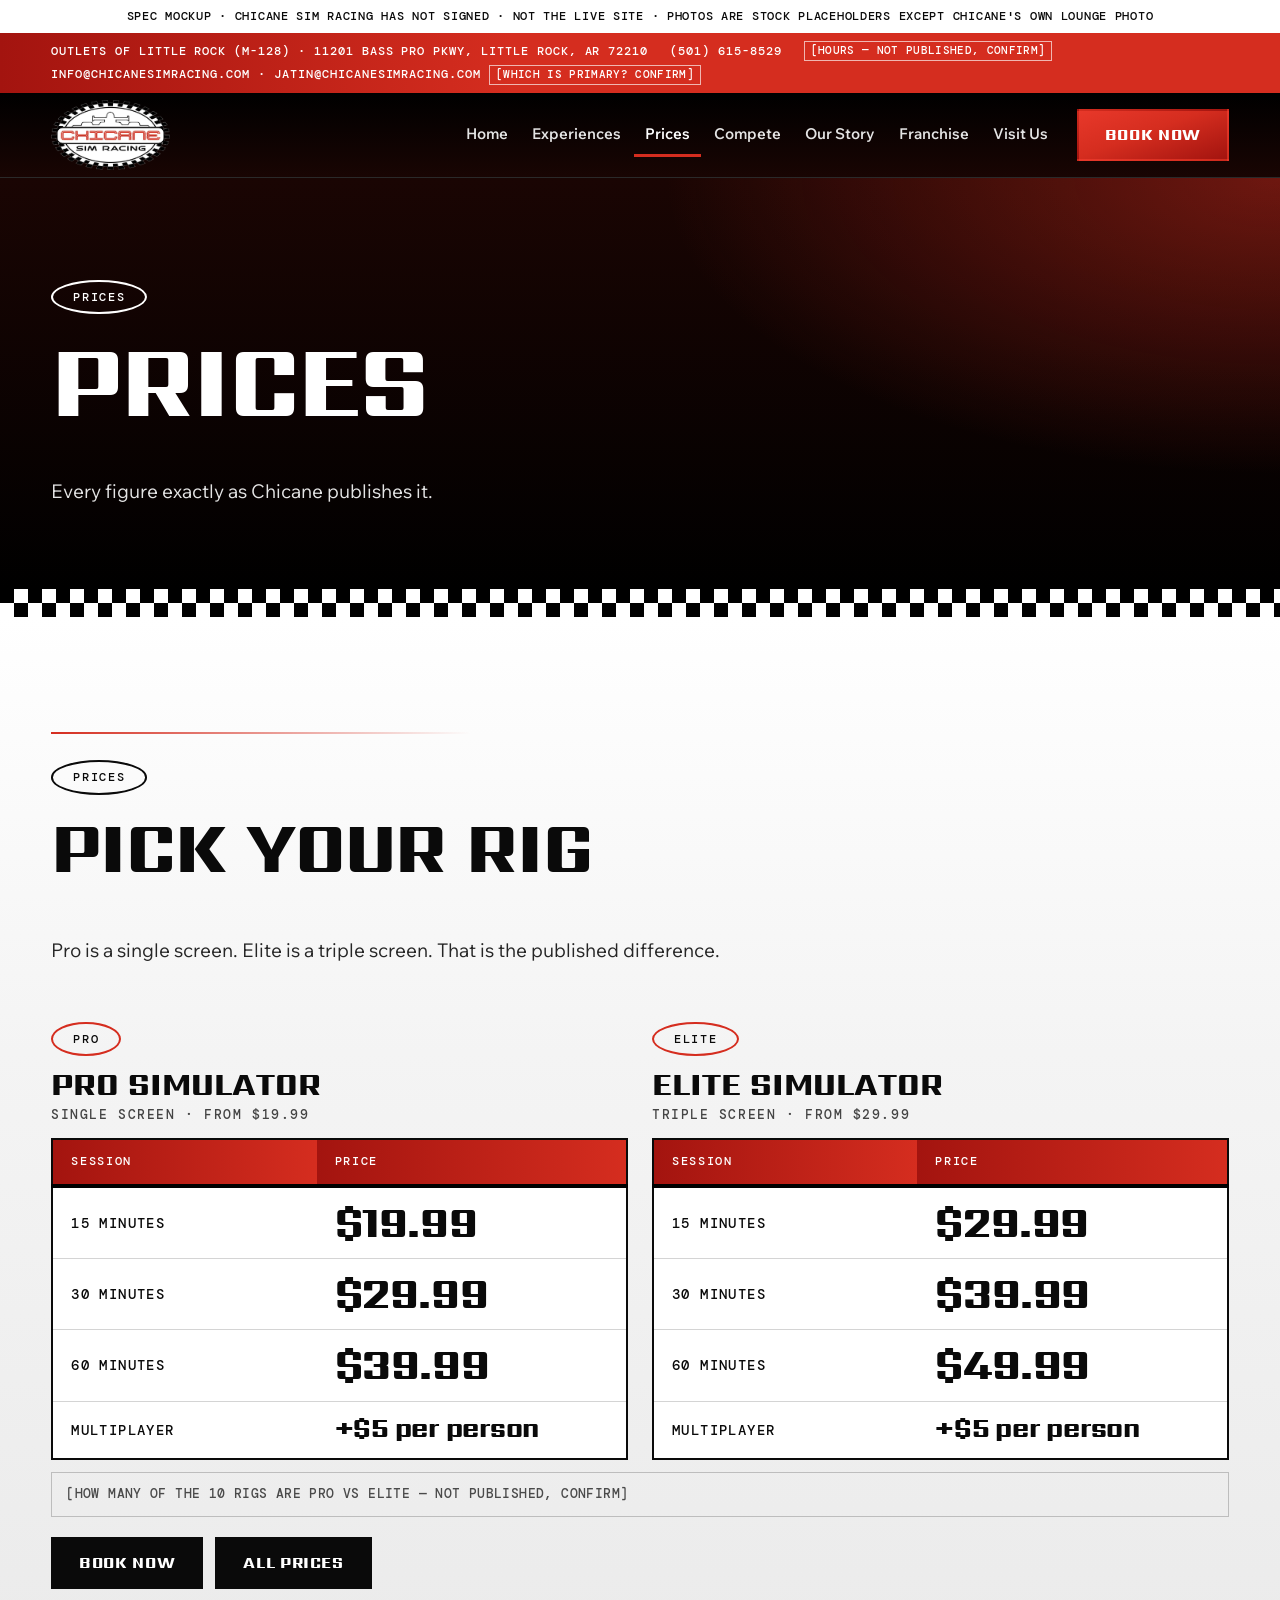
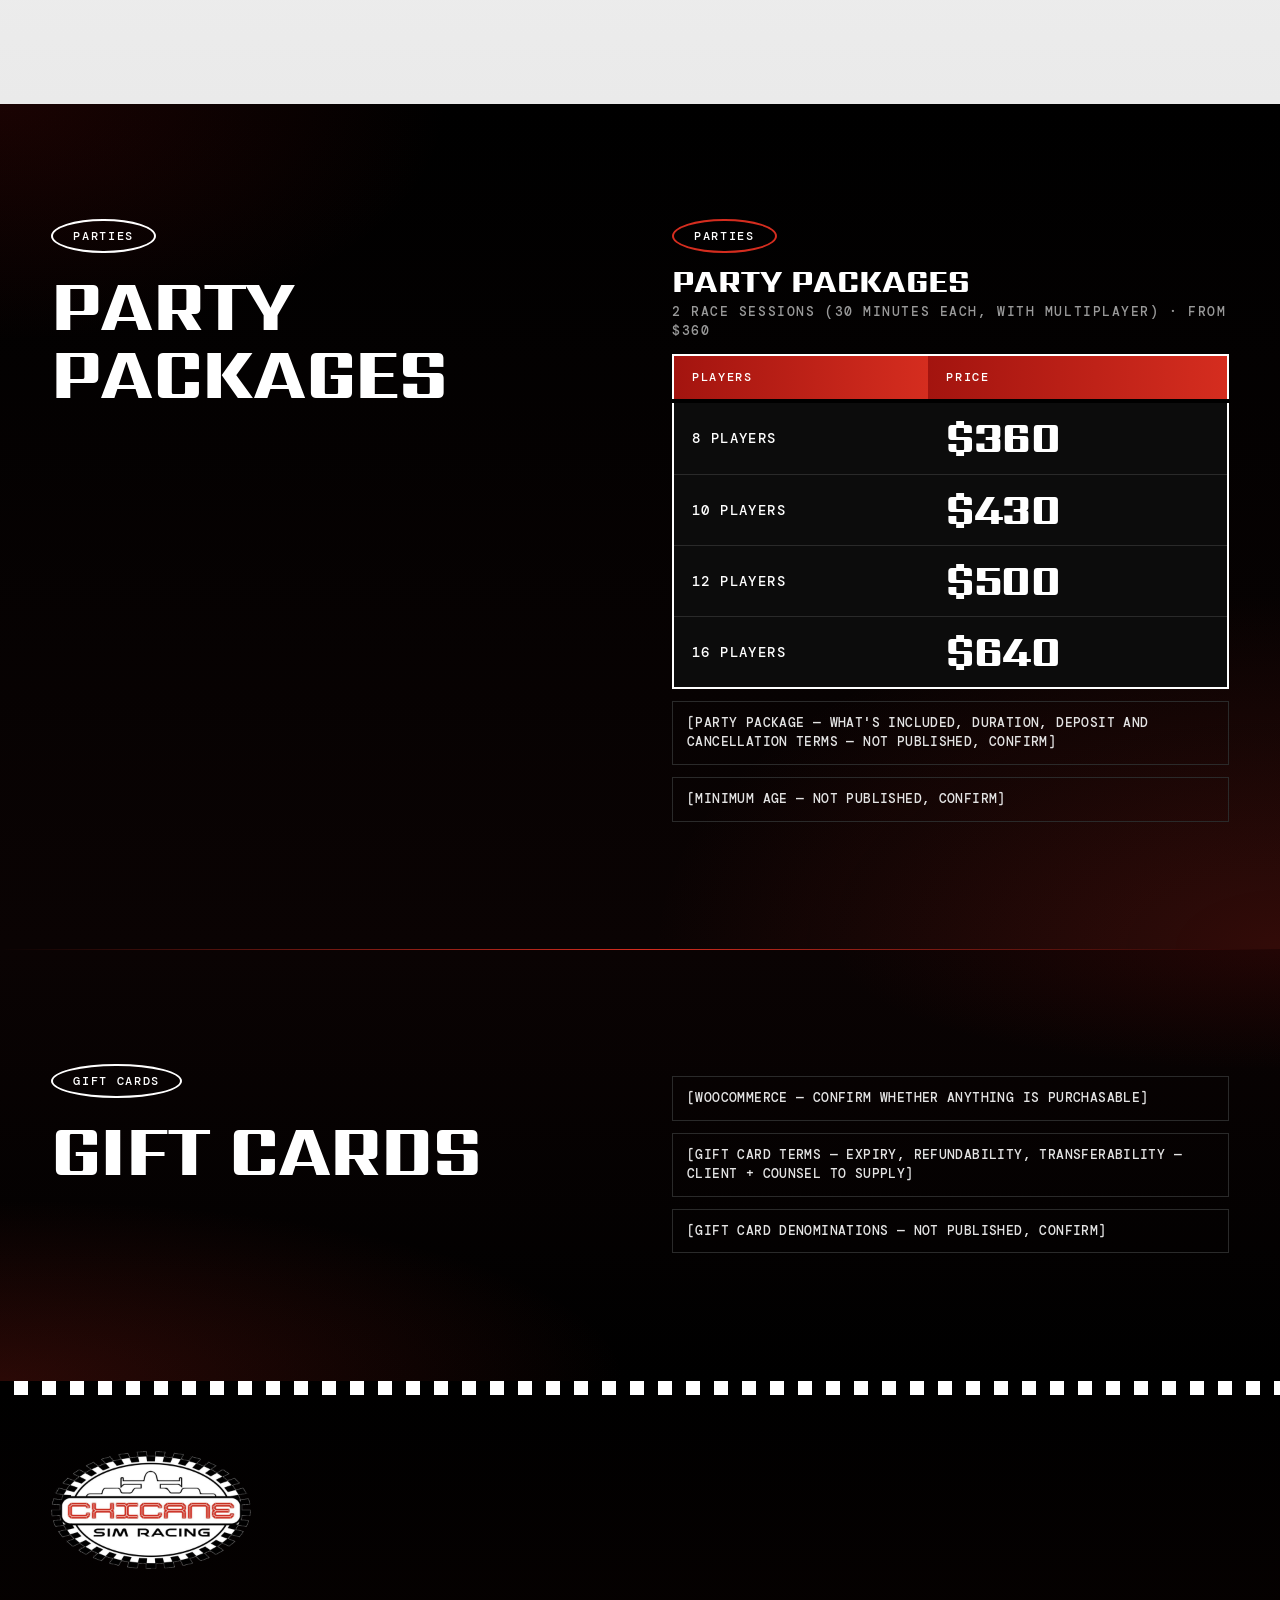
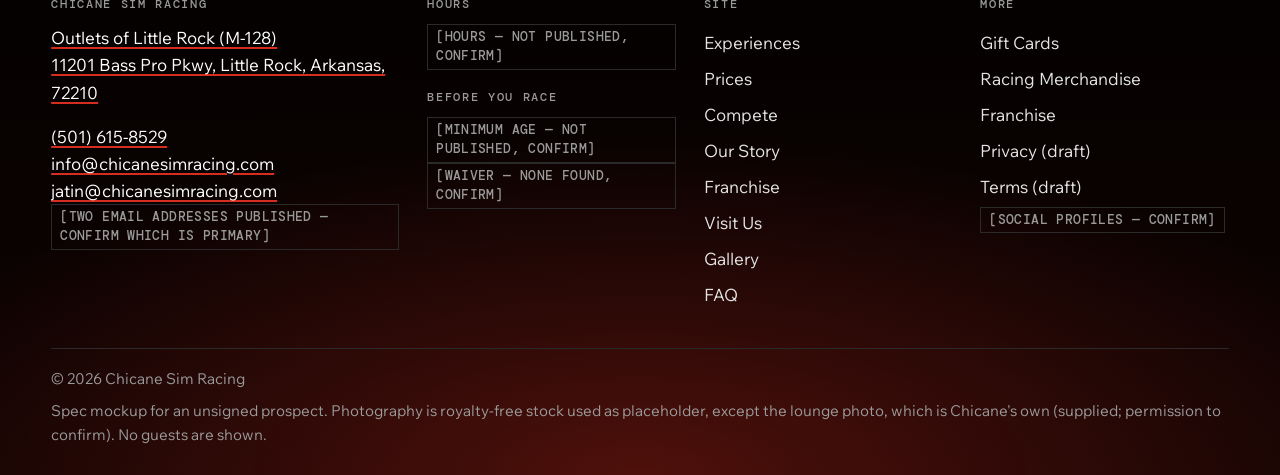
<file: prices.html>
<!doctype html>
<html lang="en">
<head>
<meta charset="utf-8">
<meta name="viewport" content="width=device-width, initial-scale=1">
<title>Prices — Pro, Elite, Party Packages, Gift Cards | Chicane Sim Racing</title>
<meta name="description" content="Pro $19.99 / $29.99 / $39.99 · Elite $29.99 / $39.99 / $49.99 · Party packages $360–$640.">
<meta property="og:title" content="Prices — Pro, Elite, Party Packages, Gift Cards | Chicane Sim Racing">
<meta property="og:description" content="Pro $19.99 / $29.99 / $39.99 · Elite $29.99 / $39.99 / $49.99 · Party packages $360–$640. Outlets of Little Rock (M-128), 11201 Bass Pro Pkwy, Little Rock, Arkansas, 72210.">
<meta name="robots" content="noindex, nofollow">
<meta name="theme-color" content="#000000">
<link rel="icon" href="assets/favicon.png" type="image/png">
<link rel="preconnect" href="https://fonts.googleapis.com">
<link rel="preconnect" href="https://fonts.gstatic.com" crossorigin>
<link href="https://fonts.googleapis.com/css2?family=DM+Mono:wght@400;500&family=Sarpanch:wght@700;800;900&family=Wix+Madefor+Text:wght@400;500;600&display=swap" rel="stylesheet">
<link rel="stylesheet" href="styles.css">
</head>
<body>
<a class="skip" href="#main">Skip to content</a>
<div class="mock-ribbon">Spec mockup · Chicane Sim Racing has not signed · not the live site · photos are stock placeholders except Chicane's own lounge photo</div>
<div class="utility"><div class="wrap">
  <span class="u-addr"><a href="https://www.google.com/maps/search/?api=1&query=Outlets+of+Little+Rock+11201+Bass+Pro+Pkwy+Little+Rock+AR+72210">Outlets of Little Rock (M-128) · 11201 Bass Pro Pkwy, Little Rock, AR 72210</a></span>
  <span><a href="tel:+15016158529">(501) 615-8529</a></span>
  <span><span class="flag ">[HOURS — NOT PUBLISHED, CONFIRM]</span></span>
  <span class="u-mail"><a href="mailto:info@chicanesimracing.com">info@chicanesimracing.com</a> · <a href="mailto:jatin@chicanesimracing.com">jatin@chicanesimracing.com</a> <span class="flag ">[WHICH IS PRIMARY? CONFIRM]</span></span>
</div></div>
<header class="site-head">
  <div class="wrap head-main">
    <a class="brand" href="index.html" aria-label="Chicane Sim Racing home"><img src="assets/logo-chicane.png" alt="Chicane Sim Racing" width="600" height="354"></a>
    <button class="menu-btn" aria-expanded="false" aria-controls="site-nav">Menu</button>
    <nav class="nav" id="site-nav" aria-label="Main"><ul><li><a href="index.html">Home</a></li><li><a href="experiences.html">Experiences</a></li><li><a href="prices.html" aria-current="page">Prices</a></li><li><a href="compete.html">Compete</a></li><li><a href="our-story.html">Our Story</a></li><li><a href="franchise.html">Franchise</a></li><li><a href="visit.html">Visit Us</a></li></ul></nav>
    <a class="btn btn--red head-cta" href="racing.html#book">Book now</a>
  </div>
</header>
<main id="main">
<section class="page-head"><div class="wrap"><p class="eyebrow"><span class="oval">Prices</span></p><h1 class="display">Prices</h1><span class="cq-rule rv" aria-hidden="true"></span><p class="lede" style="margin-top:22px">Every figure exactly as Chicane publishes it.</p></div></section>
<div class="cq-band" aria-hidden="true"></div>
<section class="section light" style="--cover:var(--white-2)" aria-labelledby="price-h" id="prices">
  <div class="wrap">
    <div class="sec-head"><p class="eyebrow"><span class="oval">Prices</span></p><h2 class="display" id="price-h">Pick your rig</h2><span class="cq-rule rv" aria-hidden="true"></span>
      <p class="lede" style="margin-top:20px">Pro is a single screen. Elite is a triple screen. That is the published difference.</p></div>
    <div class="grid grid--2"><table class="ptable rows-in">
  <caption><span class="oval oval--red">Pro</span><span class="tier">Pro Simulator</span><span class="sub">Single screen · from $19.99</span></caption>
  <thead><tr><th scope="col">Session</th><th scope="col">Price</th></tr></thead><tbody><tr><th scope="row">15 minutes</th><td><span class="fig">$<span data-count="19.99">19.99</span></span></td></tr><tr><th scope="row">30 minutes</th><td><span class="fig">$<span data-count="29.99">29.99</span></span></td></tr><tr><th scope="row">60 minutes</th><td><span class="fig">$<span data-count="39.99">39.99</span></span></td></tr><tr><th scope="row">Multiplayer</th><td><span class="fig small">+$5 per person</span></td></tr></tbody></table><table class="ptable rows-in">
  <caption><span class="oval oval--red">Elite</span><span class="tier">Elite Simulator</span><span class="sub">Triple screen · from $29.99</span></caption>
  <thead><tr><th scope="col">Session</th><th scope="col">Price</th></tr></thead><tbody><tr><th scope="row">15 minutes</th><td><span class="fig">$<span data-count="29.99">29.99</span></span></td></tr><tr><th scope="row">30 minutes</th><td><span class="fig">$<span data-count="39.99">39.99</span></span></td></tr><tr><th scope="row">60 minutes</th><td><span class="fig">$<span data-count="49.99">49.99</span></span></td></tr><tr><th scope="row">Multiplayer</th><td><span class="fig small">+$5 per person</span></td></tr></tbody></table></div>
    <span class="flag flag--block ">[HOW MANY OF THE 10 RIGS ARE PRO VS ELITE — NOT PUBLISHED, CONFIRM]</span>
    <div class="btn-row" style="margin-top:20px"><a class="btn btn--ink" href="racing.html#book">Book now</a><a class="btn btn--ink" href="prices.html">All prices</a></div>
  </div>
</section>
<section class="section"><div class="wrap split split--top"><div><p class="eyebrow"><span class="oval">Parties</span></p><h2 class="display">Party packages</h2></div><div><table class="ptable dark-table rows-in">
  <caption><span class="oval oval--red">Parties</span><span class="tier">Party packages</span><span class="sub">2 race sessions (30 minutes each, with multiplayer) · from $360</span></caption>
  <thead><tr><th scope="col">Players</th><th scope="col">Price</th></tr></thead><tbody><tr><th scope="row">8 players</th><td><span class="fig">$<span data-count="360">360</span></span></td></tr><tr><th scope="row">10 players</th><td><span class="fig">$<span data-count="430">430</span></span></td></tr><tr><th scope="row">12 players</th><td><span class="fig">$<span data-count="500">500</span></span></td></tr><tr><th scope="row">16 players</th><td><span class="fig">$<span data-count="640">640</span></span></td></tr></tbody></table>
<span class="flag flag--block ">[PARTY PACKAGE — WHAT'S INCLUDED, DURATION, DEPOSIT AND CANCELLATION TERMS — NOT PUBLISHED, CONFIRM]</span><span class="flag flag--block ">[MINIMUM AGE — NOT PUBLISHED, CONFIRM]</span></div></div></section>
<section class="section section--b2" id="gift-cards"><div class="wrap split split--top"><div><p class="eyebrow"><span class="oval">Gift cards</span></p><h2 class="display">Gift cards</h2></div>
<div><span class="flag flag--block ">[WOOCOMMERCE — CONFIRM WHETHER ANYTHING IS PURCHASABLE]</span><span class="flag flag--block ">[GIFT CARD TERMS — EXPIRY, REFUNDABILITY, TRANSFERABILITY — CLIENT + COUNSEL TO SUPPLY]</span><span class="flag flag--block ">[GIFT CARD DENOMINATIONS — NOT PUBLISHED, CONFIRM]</span></div></div></section></main>
<footer class="site-foot">
  <div class="cq-row" aria-hidden="true"></div>
  <div class="wrap">
    <img class="foot-logo" src="assets/logo-chicane.png" alt="Chicane Sim Racing" width="600" height="354" loading="lazy">
    <div class="foot-grid">
      <div><h2>Chicane Sim Racing</h2><p><a href="https://www.google.com/maps/search/?api=1&query=Outlets+of+Little+Rock+11201+Bass+Pro+Pkwy+Little+Rock+AR+72210">Outlets of Little Rock (M-128)<br>11201 Bass Pro Pkwy, Little Rock, Arkansas, 72210</a></p><p><a href="tel:+15016158529">(501) 615-8529</a><br><a href="mailto:info@chicanesimracing.com">info@chicanesimracing.com</a><br><a href="mailto:jatin@chicanesimracing.com">jatin@chicanesimracing.com</a><br><span class="flag ">[TWO EMAIL ADDRESSES PUBLISHED — CONFIRM WHICH IS PRIMARY]</span></p></div>
      <div><h2>Hours</h2><p><span class="flag ">[HOURS — NOT PUBLISHED, CONFIRM]</span></p><h2 style="margin-top:20px">Before you race</h2><p><span class="flag ">[MINIMUM AGE — NOT PUBLISHED, CONFIRM]</span><br><span class="flag ">[WAIVER — NONE FOUND, CONFIRM]</span></p></div>
      <div><h2>Site</h2><ul><li><a href="experiences.html">Experiences</a></li><li><a href="prices.html">Prices</a></li><li><a href="compete.html">Compete</a></li><li><a href="our-story.html">Our Story</a></li><li><a href="franchise.html">Franchise</a></li><li><a href="visit.html">Visit Us</a></li><li><a href="gallery.html">Gallery</a></li><li><a href="faq.html">FAQ</a></li></ul></div>
      <div><h2>More</h2><ul><li><a href="prices.html#gift-cards">Gift Cards</a></li><li><a href="merchandise.html">Racing Merchandise</a></li><li><a href="franchise.html">Franchise</a></li><li><a href="privacy.html">Privacy (draft)</a></li><li><a href="terms.html">Terms (draft)</a></li></ul><p><span class="flag ">[SOCIAL PROFILES — CONFIRM]</span></p></div>
    </div>
    <div class="foot-base"><p>© <span data-year>2026</span> Chicane Sim Racing</p>
      <p>Spec mockup for an unsigned prospect. Photography is royalty-free stock used as placeholder, except the lounge photo, which is Chicane's own (supplied; permission to confirm). No guests are shown.</p></div>
  </div>
</footer>
<nav class="action-bar" aria-label="Quick actions"><div class="row"><a href="racing.html#book">Book your race</a><a href="tel:+15016158529">Call</a><a href="https://www.google.com/maps/search/?api=1&query=Outlets+of+Little+Rock+11201+Bass+Pro+Pkwy+Little+Rock+AR+72210">Directions</a></div></nav>
<script src="script.js" defer></script>
</body>
</html>
</file>
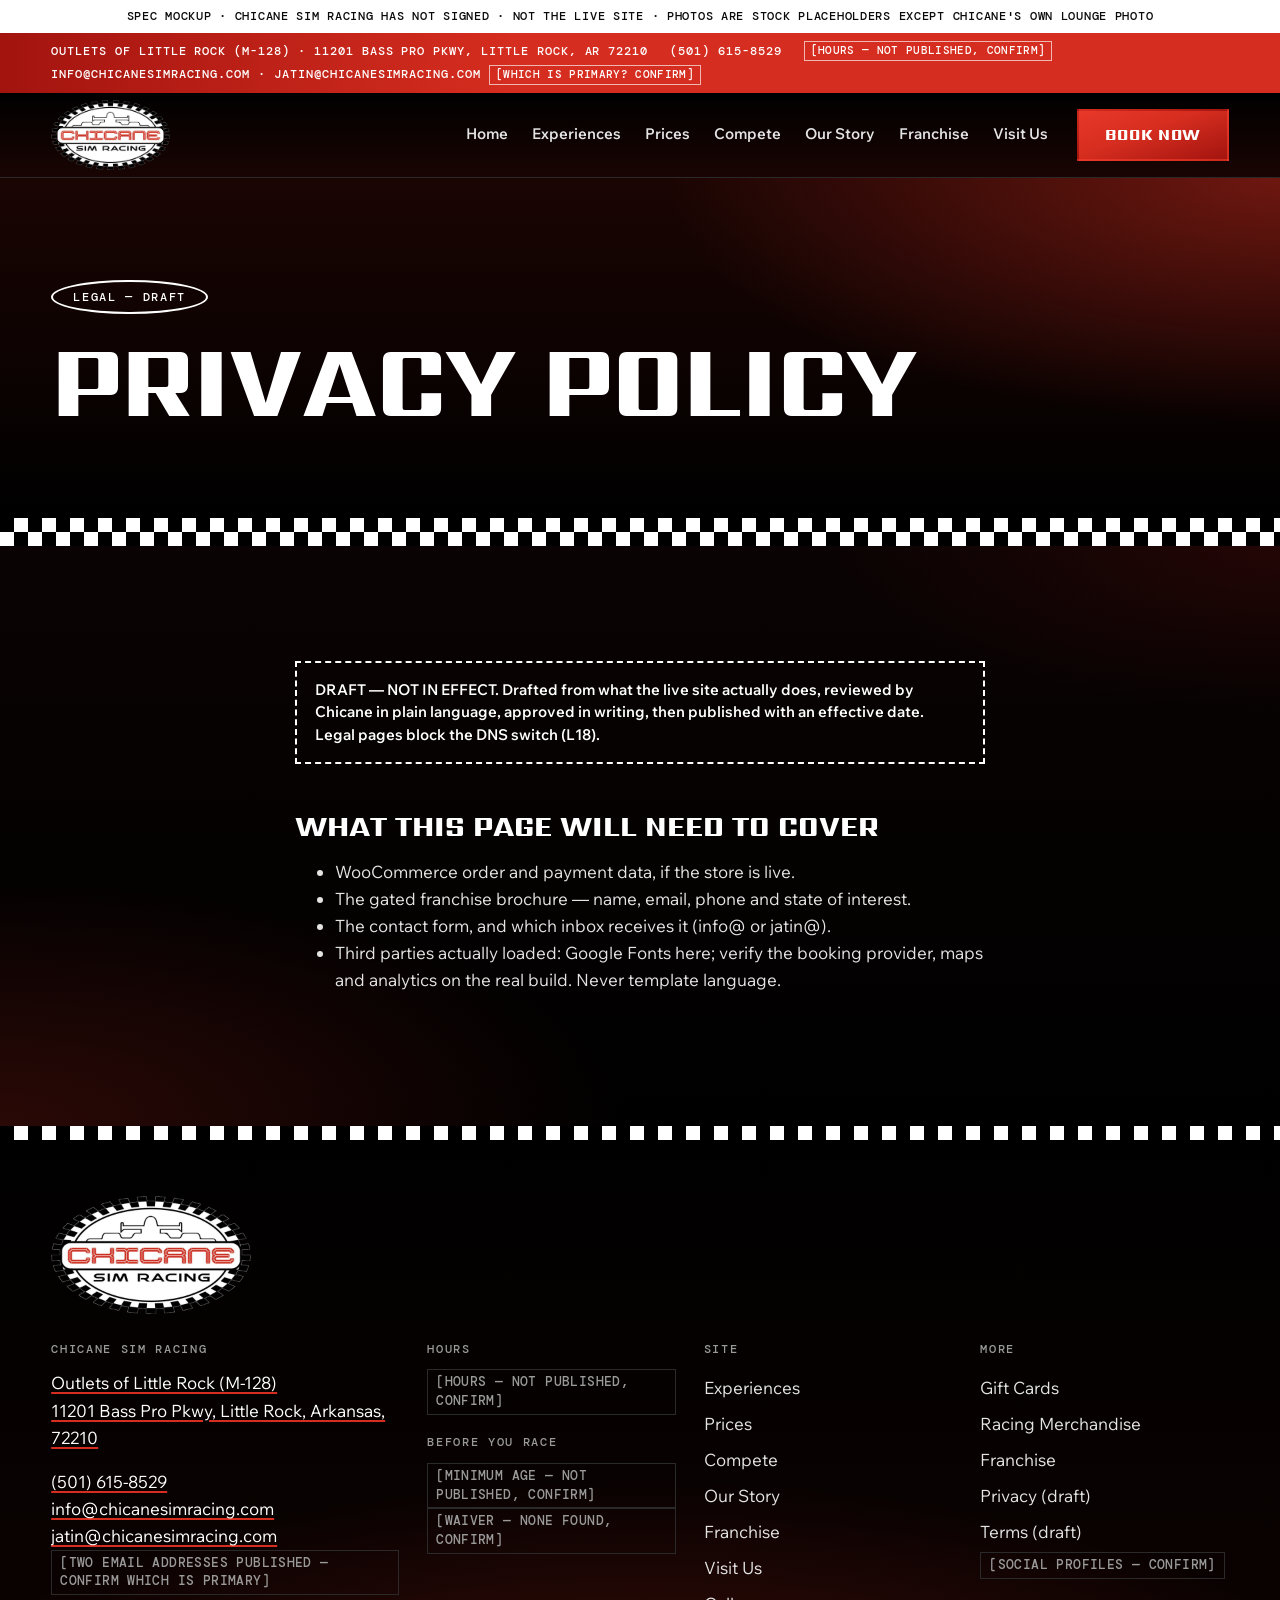
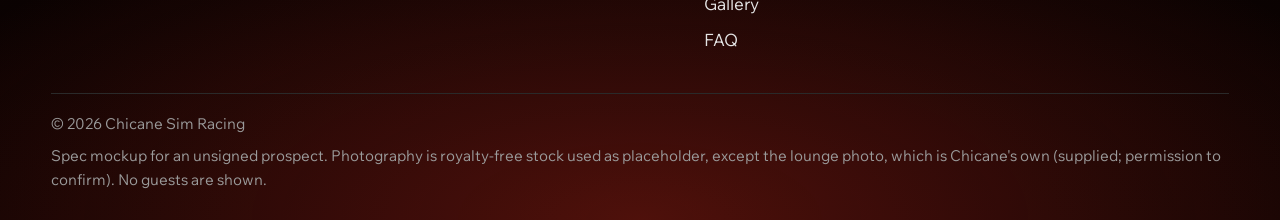
<file: privacy.html>
<!doctype html>
<html lang="en">
<head>
<meta charset="utf-8">
<meta name="viewport" content="width=device-width, initial-scale=1">
<title>Privacy Policy (Draft) | Chicane Sim Racing</title>
<meta name="description" content="Draft privacy policy — not in effect.">
<meta property="og:title" content="Privacy Policy (Draft) | Chicane Sim Racing">
<meta property="og:description" content="Draft privacy policy — not in effect. Outlets of Little Rock (M-128), 11201 Bass Pro Pkwy, Little Rock, Arkansas, 72210.">
<meta name="robots" content="noindex, nofollow">
<meta name="theme-color" content="#000000">
<link rel="icon" href="assets/favicon.png" type="image/png">
<link rel="preconnect" href="https://fonts.googleapis.com">
<link rel="preconnect" href="https://fonts.gstatic.com" crossorigin>
<link href="https://fonts.googleapis.com/css2?family=DM+Mono:wght@400;500&family=Sarpanch:wght@700;800;900&family=Wix+Madefor+Text:wght@400;500;600&display=swap" rel="stylesheet">
<link rel="stylesheet" href="styles.css">
</head>
<body>
<a class="skip" href="#main">Skip to content</a>
<div class="mock-ribbon">Spec mockup · Chicane Sim Racing has not signed · not the live site · photos are stock placeholders except Chicane's own lounge photo</div>
<div class="utility"><div class="wrap">
  <span class="u-addr"><a href="https://www.google.com/maps/search/?api=1&query=Outlets+of+Little+Rock+11201+Bass+Pro+Pkwy+Little+Rock+AR+72210">Outlets of Little Rock (M-128) · 11201 Bass Pro Pkwy, Little Rock, AR 72210</a></span>
  <span><a href="tel:+15016158529">(501) 615-8529</a></span>
  <span><span class="flag ">[HOURS — NOT PUBLISHED, CONFIRM]</span></span>
  <span class="u-mail"><a href="mailto:info@chicanesimracing.com">info@chicanesimracing.com</a> · <a href="mailto:jatin@chicanesimracing.com">jatin@chicanesimracing.com</a> <span class="flag ">[WHICH IS PRIMARY? CONFIRM]</span></span>
</div></div>
<header class="site-head">
  <div class="wrap head-main">
    <a class="brand" href="index.html" aria-label="Chicane Sim Racing home"><img src="assets/logo-chicane.png" alt="Chicane Sim Racing" width="600" height="354"></a>
    <button class="menu-btn" aria-expanded="false" aria-controls="site-nav">Menu</button>
    <nav class="nav" id="site-nav" aria-label="Main"><ul><li><a href="index.html">Home</a></li><li><a href="experiences.html">Experiences</a></li><li><a href="prices.html">Prices</a></li><li><a href="compete.html">Compete</a></li><li><a href="our-story.html">Our Story</a></li><li><a href="franchise.html">Franchise</a></li><li><a href="visit.html">Visit Us</a></li></ul></nav>
    <a class="btn btn--red head-cta" href="racing.html#book">Book now</a>
  </div>
</header>
<main id="main">
<section class="page-head"><div class="wrap"><p class="eyebrow"><span class="oval">Legal — draft</span></p><h1 class="display">Privacy Policy</h1><span class="cq-rule rv" aria-hidden="true"></span></div></section>
<div class="cq-band" aria-hidden="true"></div>
<section class="section"><div class="wrap prose"><div class="draft-banner">DRAFT — NOT IN EFFECT. Drafted from what the live site actually does, reviewed by Chicane in plain language, approved in writing, then published with an effective date. Legal pages block the DNS switch (L18).</div>
<h2>What this page will need to cover</h2><ul><li>WooCommerce order and payment data, if the store is live.</li><li>The gated franchise brochure — name, email, phone and state of interest.</li><li>The contact form, and which inbox receives it (info@ or jatin@).</li><li>Third parties actually loaded: Google Fonts here; verify the booking provider, maps and analytics on the real build. Never template language.</li></ul></div></section></main>
<footer class="site-foot">
  <div class="cq-row" aria-hidden="true"></div>
  <div class="wrap">
    <img class="foot-logo" src="assets/logo-chicane.png" alt="Chicane Sim Racing" width="600" height="354" loading="lazy">
    <div class="foot-grid">
      <div><h2>Chicane Sim Racing</h2><p><a href="https://www.google.com/maps/search/?api=1&query=Outlets+of+Little+Rock+11201+Bass+Pro+Pkwy+Little+Rock+AR+72210">Outlets of Little Rock (M-128)<br>11201 Bass Pro Pkwy, Little Rock, Arkansas, 72210</a></p><p><a href="tel:+15016158529">(501) 615-8529</a><br><a href="mailto:info@chicanesimracing.com">info@chicanesimracing.com</a><br><a href="mailto:jatin@chicanesimracing.com">jatin@chicanesimracing.com</a><br><span class="flag ">[TWO EMAIL ADDRESSES PUBLISHED — CONFIRM WHICH IS PRIMARY]</span></p></div>
      <div><h2>Hours</h2><p><span class="flag ">[HOURS — NOT PUBLISHED, CONFIRM]</span></p><h2 style="margin-top:20px">Before you race</h2><p><span class="flag ">[MINIMUM AGE — NOT PUBLISHED, CONFIRM]</span><br><span class="flag ">[WAIVER — NONE FOUND, CONFIRM]</span></p></div>
      <div><h2>Site</h2><ul><li><a href="experiences.html">Experiences</a></li><li><a href="prices.html">Prices</a></li><li><a href="compete.html">Compete</a></li><li><a href="our-story.html">Our Story</a></li><li><a href="franchise.html">Franchise</a></li><li><a href="visit.html">Visit Us</a></li><li><a href="gallery.html">Gallery</a></li><li><a href="faq.html">FAQ</a></li></ul></div>
      <div><h2>More</h2><ul><li><a href="prices.html#gift-cards">Gift Cards</a></li><li><a href="merchandise.html">Racing Merchandise</a></li><li><a href="franchise.html">Franchise</a></li><li><a href="privacy.html">Privacy (draft)</a></li><li><a href="terms.html">Terms (draft)</a></li></ul><p><span class="flag ">[SOCIAL PROFILES — CONFIRM]</span></p></div>
    </div>
    <div class="foot-base"><p>© <span data-year>2026</span> Chicane Sim Racing</p>
      <p>Spec mockup for an unsigned prospect. Photography is royalty-free stock used as placeholder, except the lounge photo, which is Chicane's own (supplied; permission to confirm). No guests are shown.</p></div>
  </div>
</footer>
<nav class="action-bar" aria-label="Quick actions"><div class="row"><a href="racing.html#book">Book your race</a><a href="tel:+15016158529">Call</a><a href="https://www.google.com/maps/search/?api=1&query=Outlets+of+Little+Rock+11201+Bass+Pro+Pkwy+Little+Rock+AR+72210">Directions</a></div></nav>
<script src="script.js" defer></script>
</body>
</html>
</file>
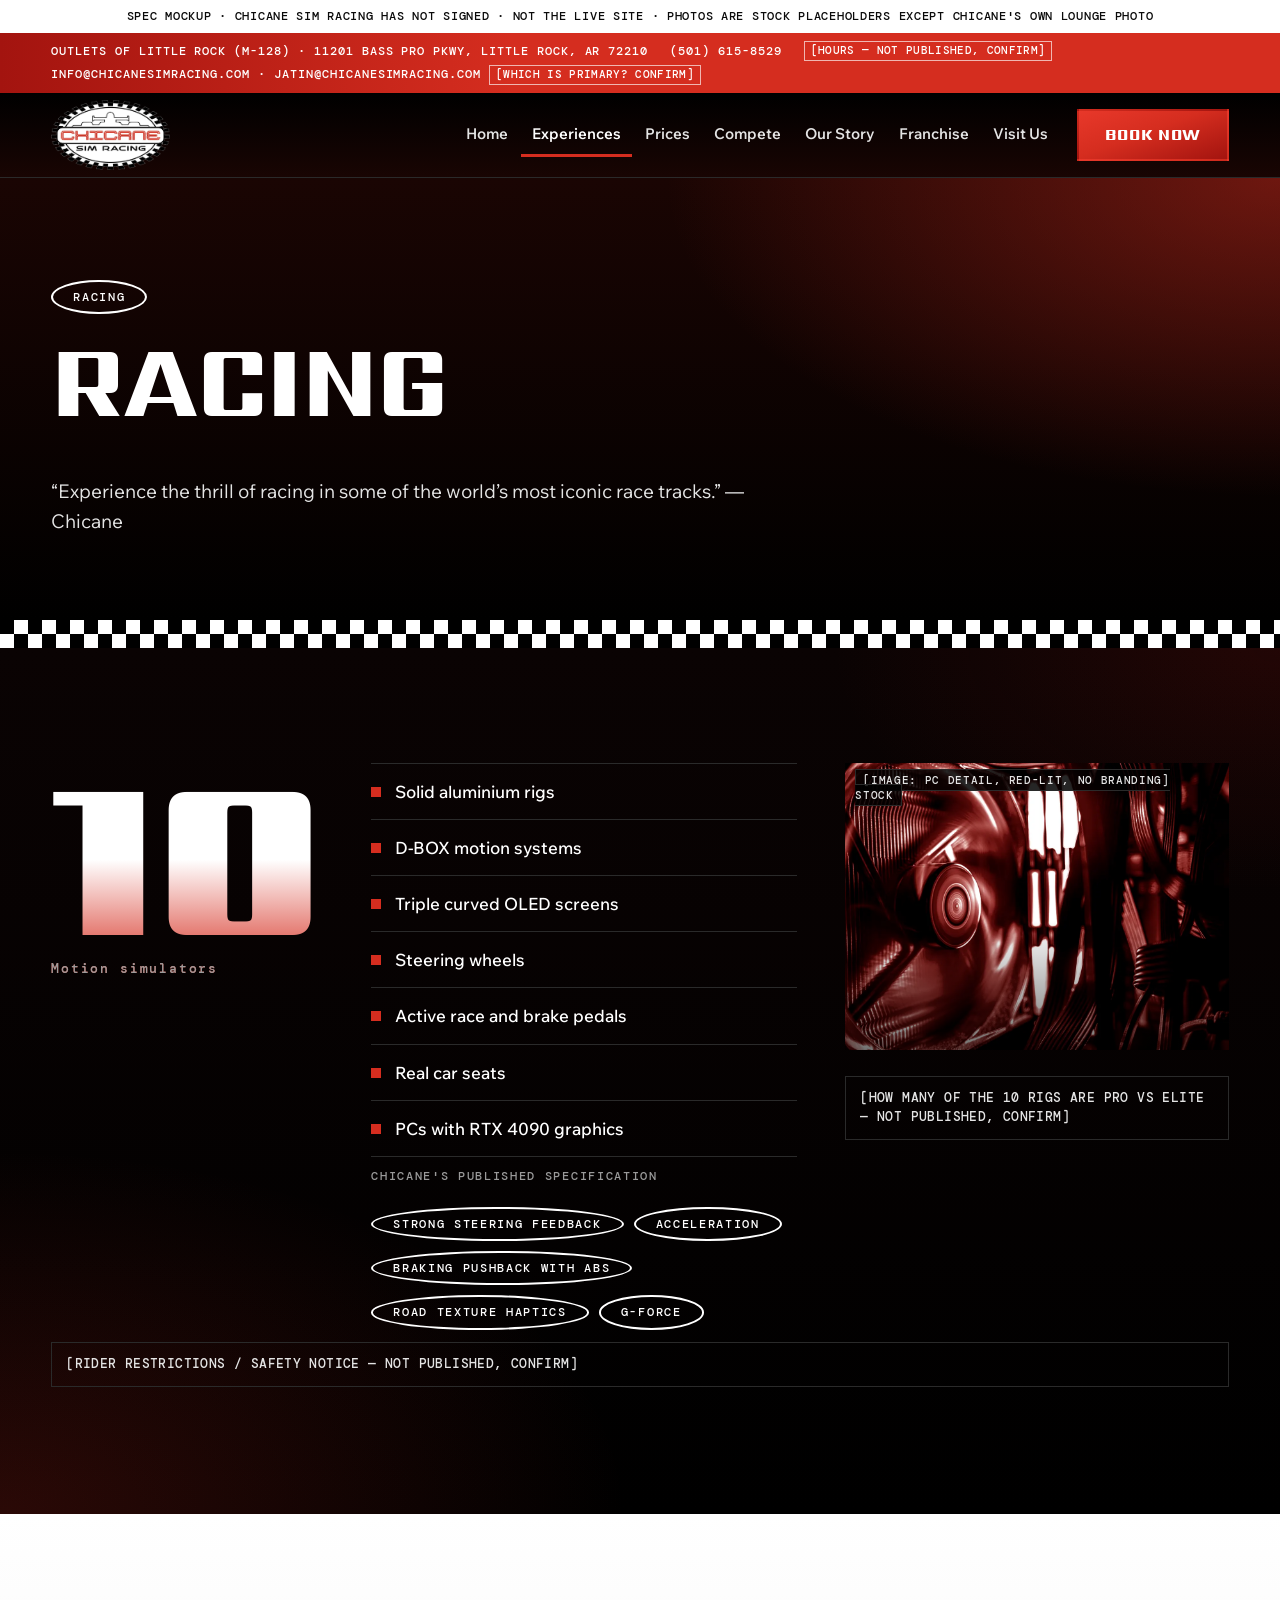
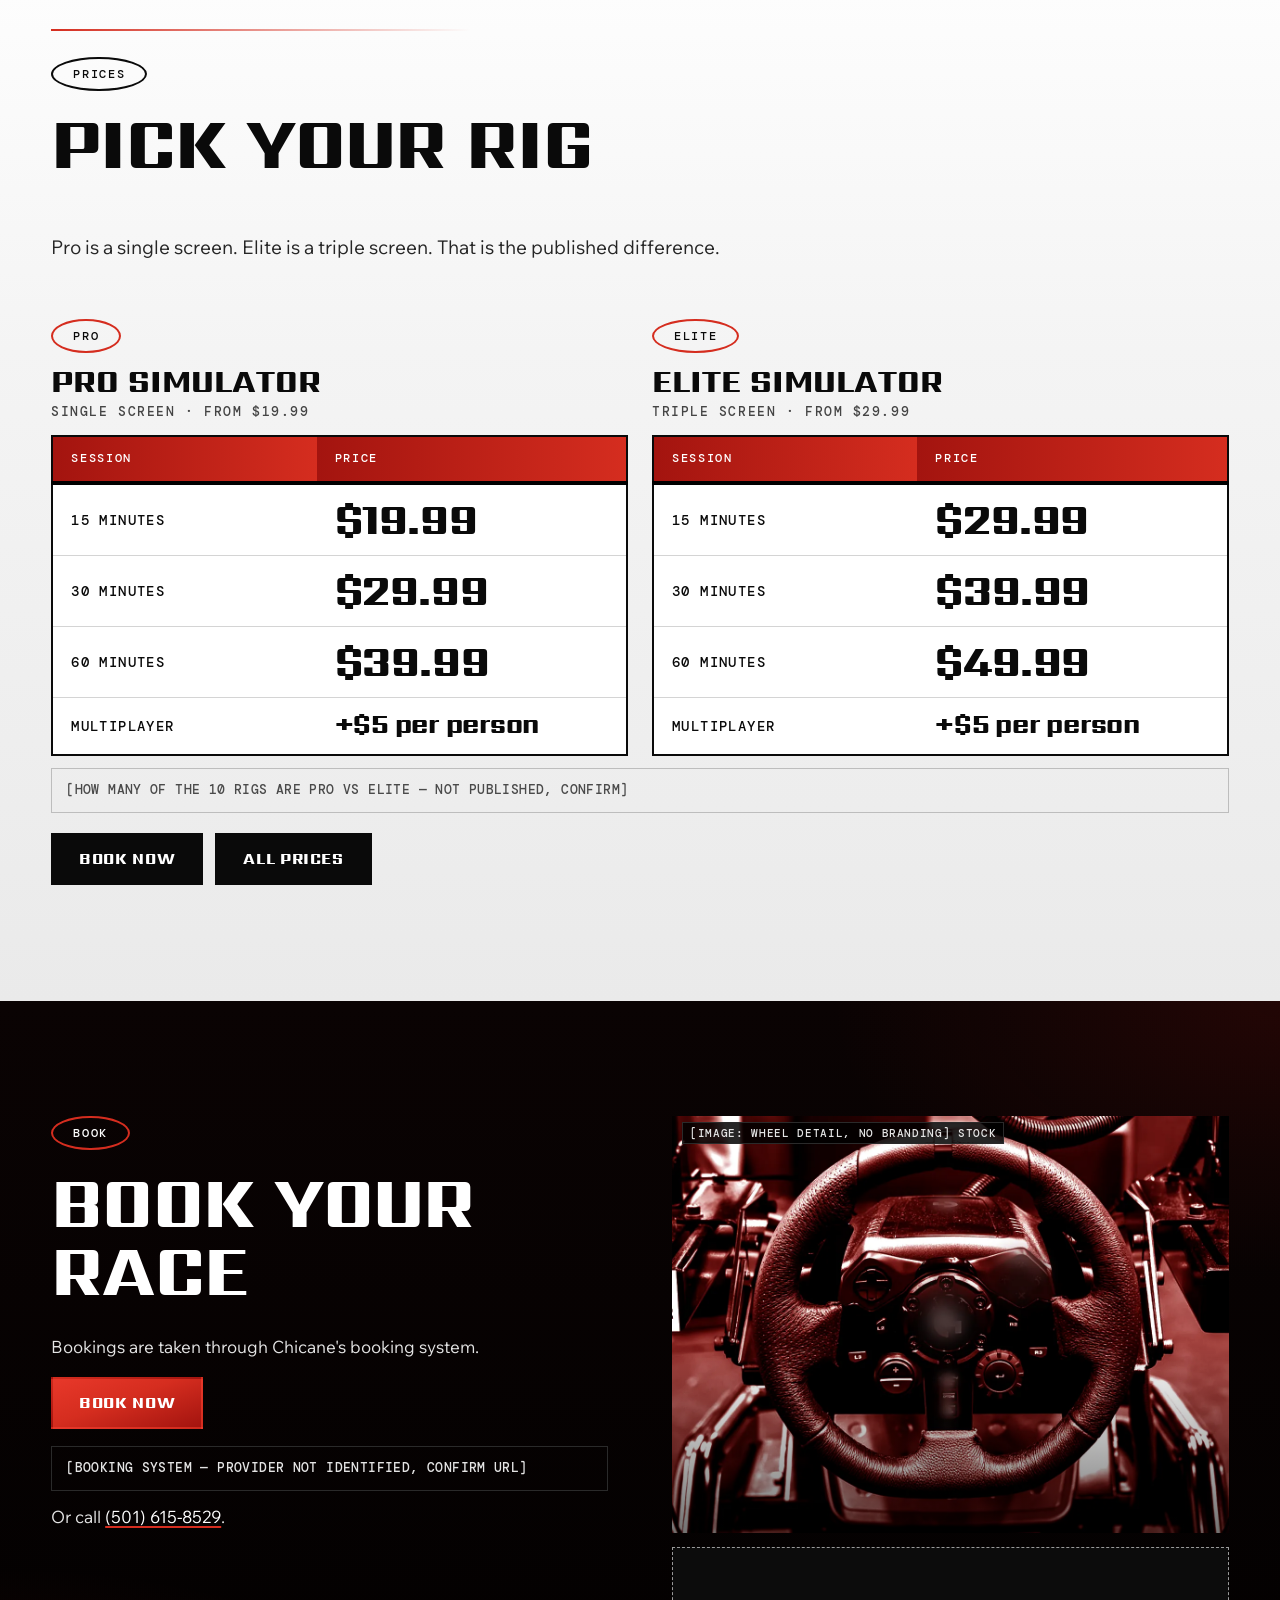
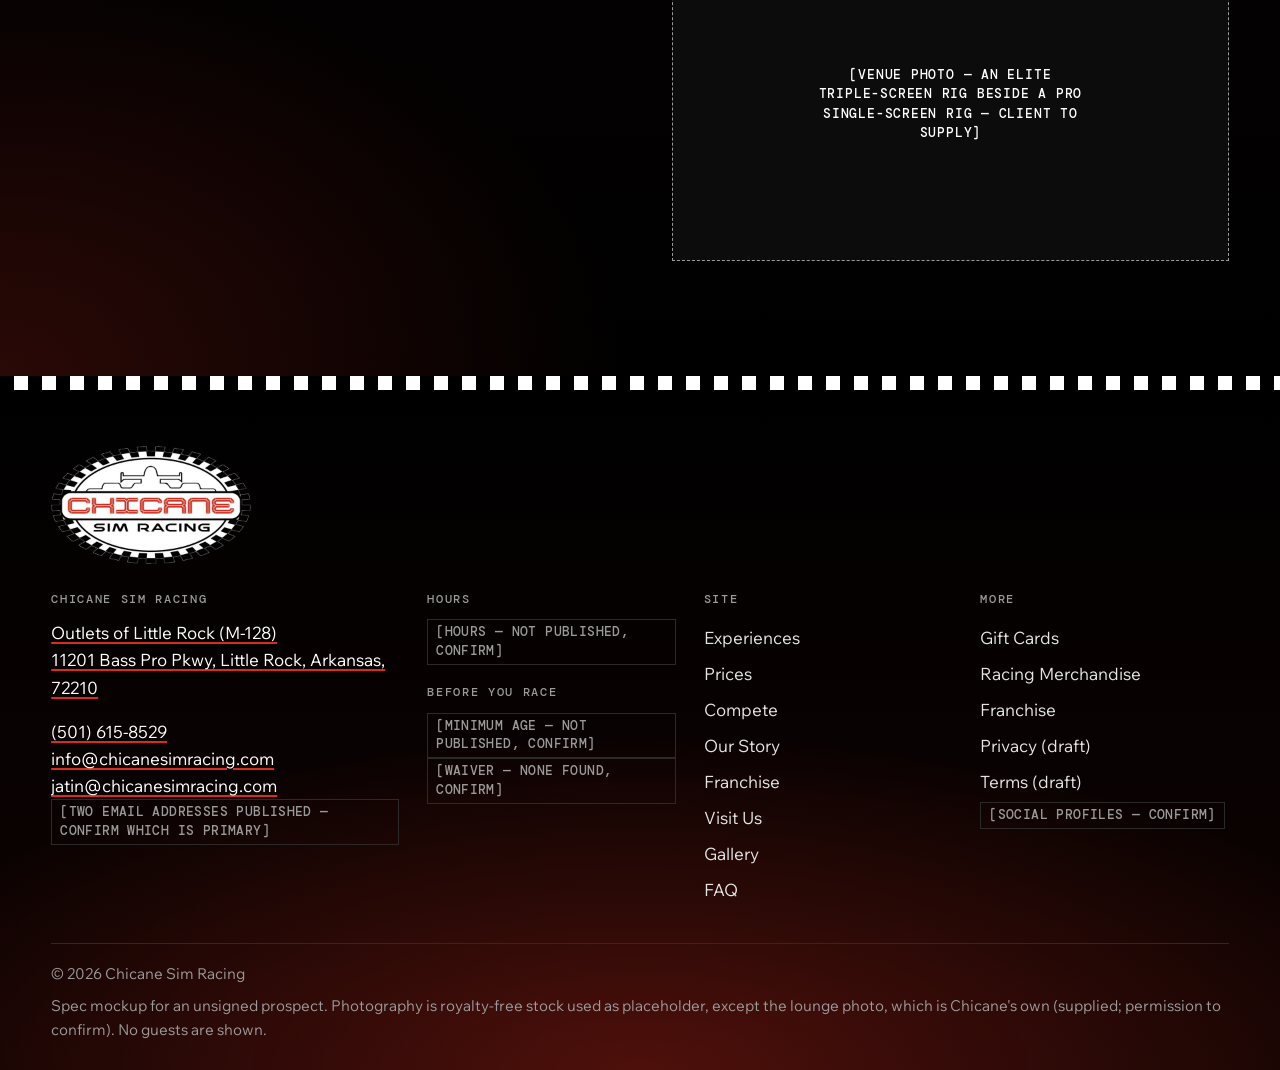
<file: racing.html>
<!doctype html>
<html lang="en">
<head>
<meta charset="utf-8">
<meta name="viewport" content="width=device-width, initial-scale=1">
<title>Racing — Pro & Elite Simulators | Chicane Sim Racing</title>
<meta name="description" content="Race on ten motion simulators: Pro (single screen) from $19.99, Elite (triple screen) from $29.99.">
<meta property="og:title" content="Racing — Pro & Elite Simulators | Chicane Sim Racing">
<meta property="og:description" content="Race on ten motion simulators: Pro (single screen) from $19.99, Elite (triple screen) from $29.99. Outlets of Little Rock (M-128), 11201 Bass Pro Pkwy, Little Rock, Arkansas, 72210.">
<meta name="robots" content="noindex, nofollow">
<meta name="theme-color" content="#000000">
<link rel="icon" href="assets/favicon.png" type="image/png">
<link rel="preconnect" href="https://fonts.googleapis.com">
<link rel="preconnect" href="https://fonts.gstatic.com" crossorigin>
<link href="https://fonts.googleapis.com/css2?family=DM+Mono:wght@400;500&family=Sarpanch:wght@700;800;900&family=Wix+Madefor+Text:wght@400;500;600&display=swap" rel="stylesheet">
<link rel="stylesheet" href="styles.css">
</head>
<body>
<a class="skip" href="#main">Skip to content</a>
<div class="mock-ribbon">Spec mockup · Chicane Sim Racing has not signed · not the live site · photos are stock placeholders except Chicane's own lounge photo</div>
<div class="utility"><div class="wrap">
  <span class="u-addr"><a href="https://www.google.com/maps/search/?api=1&query=Outlets+of+Little+Rock+11201+Bass+Pro+Pkwy+Little+Rock+AR+72210">Outlets of Little Rock (M-128) · 11201 Bass Pro Pkwy, Little Rock, AR 72210</a></span>
  <span><a href="tel:+15016158529">(501) 615-8529</a></span>
  <span><span class="flag ">[HOURS — NOT PUBLISHED, CONFIRM]</span></span>
  <span class="u-mail"><a href="mailto:info@chicanesimracing.com">info@chicanesimracing.com</a> · <a href="mailto:jatin@chicanesimracing.com">jatin@chicanesimracing.com</a> <span class="flag ">[WHICH IS PRIMARY? CONFIRM]</span></span>
</div></div>
<header class="site-head">
  <div class="wrap head-main">
    <a class="brand" href="index.html" aria-label="Chicane Sim Racing home"><img src="assets/logo-chicane.png" alt="Chicane Sim Racing" width="600" height="354"></a>
    <button class="menu-btn" aria-expanded="false" aria-controls="site-nav">Menu</button>
    <nav class="nav" id="site-nav" aria-label="Main"><ul><li><a href="index.html">Home</a></li><li><a href="experiences.html" aria-current="page">Experiences</a></li><li><a href="prices.html">Prices</a></li><li><a href="compete.html">Compete</a></li><li><a href="our-story.html">Our Story</a></li><li><a href="franchise.html">Franchise</a></li><li><a href="visit.html">Visit Us</a></li></ul></nav>
    <a class="btn btn--red head-cta" href="racing.html#book">Book now</a>
  </div>
</header>
<main id="main">
<section class="page-head"><div class="wrap"><p class="eyebrow"><span class="oval">Racing</span></p><h1 class="display">Racing</h1><span class="cq-rule rv" aria-hidden="true"></span><p class="lede" style="margin-top:22px">“Experience the thrill of racing in some of the world’s most iconic race tracks.” — Chicane</p></div></section>
<div class="cq-band" aria-hidden="true"></div>
<section class="section section--b2"><div class="wrap"><div class="kit" style="--cover:var(--black-2)">
  <div><p class="ten"><span data-count="10">10</span><small>Motion simulators</small></p></div>
  <div><ul class="spec"><li>Solid aluminium rigs</li><li>D-BOX motion systems</li><li>Triple curved OLED screens</li><li>Steering wheels</li><li>Active race and brake pedals</li><li>Real car seats</li><li>PCs with RTX 4090 graphics</li></ul>
    <p class="src" style="margin-top:12px">Chicane's published specification</p>
    <div class="feel"><span class="oval">Strong steering feedback</span><span class="oval">Acceleration</span><span class="oval">Braking pushback with ABS</span><span class="oval">Road texture haptics</span><span class="oval">G-Force</span></div></div>
  <div style="display:grid;gap:14px"><figure class="ph ar-43"><img src="assets/img/PLACEHOLDER-kit-pc.webp" alt="Red-lit cooling fan and cables inside a gaming PC" width="1200" height="900" loading="lazy"><figcaption><span>[IMAGE: PC detail, red-lit, no branding] stock</span></figcaption></figure>
    <span class="flag flag--block ">[HOW MANY OF THE 10 RIGS ARE PRO VS ELITE — NOT PUBLISHED, CONFIRM]</span></div>
</div><span class="flag flag--block ">[RIDER RESTRICTIONS / SAFETY NOTICE — NOT PUBLISHED, CONFIRM]</span></div></section>
<section class="section light" style="--cover:var(--white-2)" aria-labelledby="price-h" id="prices">
  <div class="wrap">
    <div class="sec-head"><p class="eyebrow"><span class="oval">Prices</span></p><h2 class="display" id="price-h">Pick your rig</h2><span class="cq-rule rv" aria-hidden="true"></span>
      <p class="lede" style="margin-top:20px">Pro is a single screen. Elite is a triple screen. That is the published difference.</p></div>
    <div class="grid grid--2"><table class="ptable rows-in">
  <caption><span class="oval oval--red">Pro</span><span class="tier">Pro Simulator</span><span class="sub">Single screen · from $19.99</span></caption>
  <thead><tr><th scope="col">Session</th><th scope="col">Price</th></tr></thead><tbody><tr><th scope="row">15 minutes</th><td><span class="fig">$<span data-count="19.99">19.99</span></span></td></tr><tr><th scope="row">30 minutes</th><td><span class="fig">$<span data-count="29.99">29.99</span></span></td></tr><tr><th scope="row">60 minutes</th><td><span class="fig">$<span data-count="39.99">39.99</span></span></td></tr><tr><th scope="row">Multiplayer</th><td><span class="fig small">+$5 per person</span></td></tr></tbody></table><table class="ptable rows-in">
  <caption><span class="oval oval--red">Elite</span><span class="tier">Elite Simulator</span><span class="sub">Triple screen · from $29.99</span></caption>
  <thead><tr><th scope="col">Session</th><th scope="col">Price</th></tr></thead><tbody><tr><th scope="row">15 minutes</th><td><span class="fig">$<span data-count="29.99">29.99</span></span></td></tr><tr><th scope="row">30 minutes</th><td><span class="fig">$<span data-count="39.99">39.99</span></span></td></tr><tr><th scope="row">60 minutes</th><td><span class="fig">$<span data-count="49.99">49.99</span></span></td></tr><tr><th scope="row">Multiplayer</th><td><span class="fig small">+$5 per person</span></td></tr></tbody></table></div>
    <span class="flag flag--block ">[HOW MANY OF THE 10 RIGS ARE PRO VS ELITE — NOT PUBLISHED, CONFIRM]</span>
    <div class="btn-row" style="margin-top:20px"><a class="btn btn--ink" href="racing.html#book">Book now</a><a class="btn btn--ink" href="prices.html">All prices</a></div>
  </div>
</section>
<section class="section" id="book"><div class="wrap split split--top">
  <div><p class="eyebrow"><span class="oval oval--red">Book</span></p><h2 class="display">Book your race</h2><p>Bookings are taken through Chicane's booking system.</p>
    <p><span class="btn btn--red" aria-disabled="true">Book now</span></p><span class="flag flag--block ">[BOOKING SYSTEM — PROVIDER NOT IDENTIFIED, CONFIRM URL]</span><p>Or call <a href="tel:+15016158529">(501) 615-8529</a>.</p></div>
  <div style="display:grid;gap:14px"><figure class="ph ar-43"><img src="assets/img/PLACEHOLDER-wheel.webp" alt="Sim racing wheel, red-lit, close up" width="1200" height="900" loading="lazy"><figcaption><span>[IMAGE: wheel detail, no branding] stock</span></figcaption></figure><div class="ph-frame"><span>[VENUE PHOTO — AN ELITE TRIPLE-SCREEN RIG BESIDE A PRO SINGLE-SCREEN RIG — CLIENT TO SUPPLY]</span></div></div>
</div></section></main>
<footer class="site-foot">
  <div class="cq-row" aria-hidden="true"></div>
  <div class="wrap">
    <img class="foot-logo" src="assets/logo-chicane.png" alt="Chicane Sim Racing" width="600" height="354" loading="lazy">
    <div class="foot-grid">
      <div><h2>Chicane Sim Racing</h2><p><a href="https://www.google.com/maps/search/?api=1&query=Outlets+of+Little+Rock+11201+Bass+Pro+Pkwy+Little+Rock+AR+72210">Outlets of Little Rock (M-128)<br>11201 Bass Pro Pkwy, Little Rock, Arkansas, 72210</a></p><p><a href="tel:+15016158529">(501) 615-8529</a><br><a href="mailto:info@chicanesimracing.com">info@chicanesimracing.com</a><br><a href="mailto:jatin@chicanesimracing.com">jatin@chicanesimracing.com</a><br><span class="flag ">[TWO EMAIL ADDRESSES PUBLISHED — CONFIRM WHICH IS PRIMARY]</span></p></div>
      <div><h2>Hours</h2><p><span class="flag ">[HOURS — NOT PUBLISHED, CONFIRM]</span></p><h2 style="margin-top:20px">Before you race</h2><p><span class="flag ">[MINIMUM AGE — NOT PUBLISHED, CONFIRM]</span><br><span class="flag ">[WAIVER — NONE FOUND, CONFIRM]</span></p></div>
      <div><h2>Site</h2><ul><li><a href="experiences.html">Experiences</a></li><li><a href="prices.html">Prices</a></li><li><a href="compete.html">Compete</a></li><li><a href="our-story.html">Our Story</a></li><li><a href="franchise.html">Franchise</a></li><li><a href="visit.html">Visit Us</a></li><li><a href="gallery.html">Gallery</a></li><li><a href="faq.html">FAQ</a></li></ul></div>
      <div><h2>More</h2><ul><li><a href="prices.html#gift-cards">Gift Cards</a></li><li><a href="merchandise.html">Racing Merchandise</a></li><li><a href="franchise.html">Franchise</a></li><li><a href="privacy.html">Privacy (draft)</a></li><li><a href="terms.html">Terms (draft)</a></li></ul><p><span class="flag ">[SOCIAL PROFILES — CONFIRM]</span></p></div>
    </div>
    <div class="foot-base"><p>© <span data-year>2026</span> Chicane Sim Racing</p>
      <p>Spec mockup for an unsigned prospect. Photography is royalty-free stock used as placeholder, except the lounge photo, which is Chicane's own (supplied; permission to confirm). No guests are shown.</p></div>
  </div>
</footer>
<nav class="action-bar" aria-label="Quick actions"><div class="row"><a href="racing.html#book">Book your race</a><a href="tel:+15016158529">Call</a><a href="https://www.google.com/maps/search/?api=1&query=Outlets+of+Little+Rock+11201+Bass+Pro+Pkwy+Little+Rock+AR+72210">Directions</a></div></nav>
<script src="script.js" defer></script>
</body>
</html>
</file>
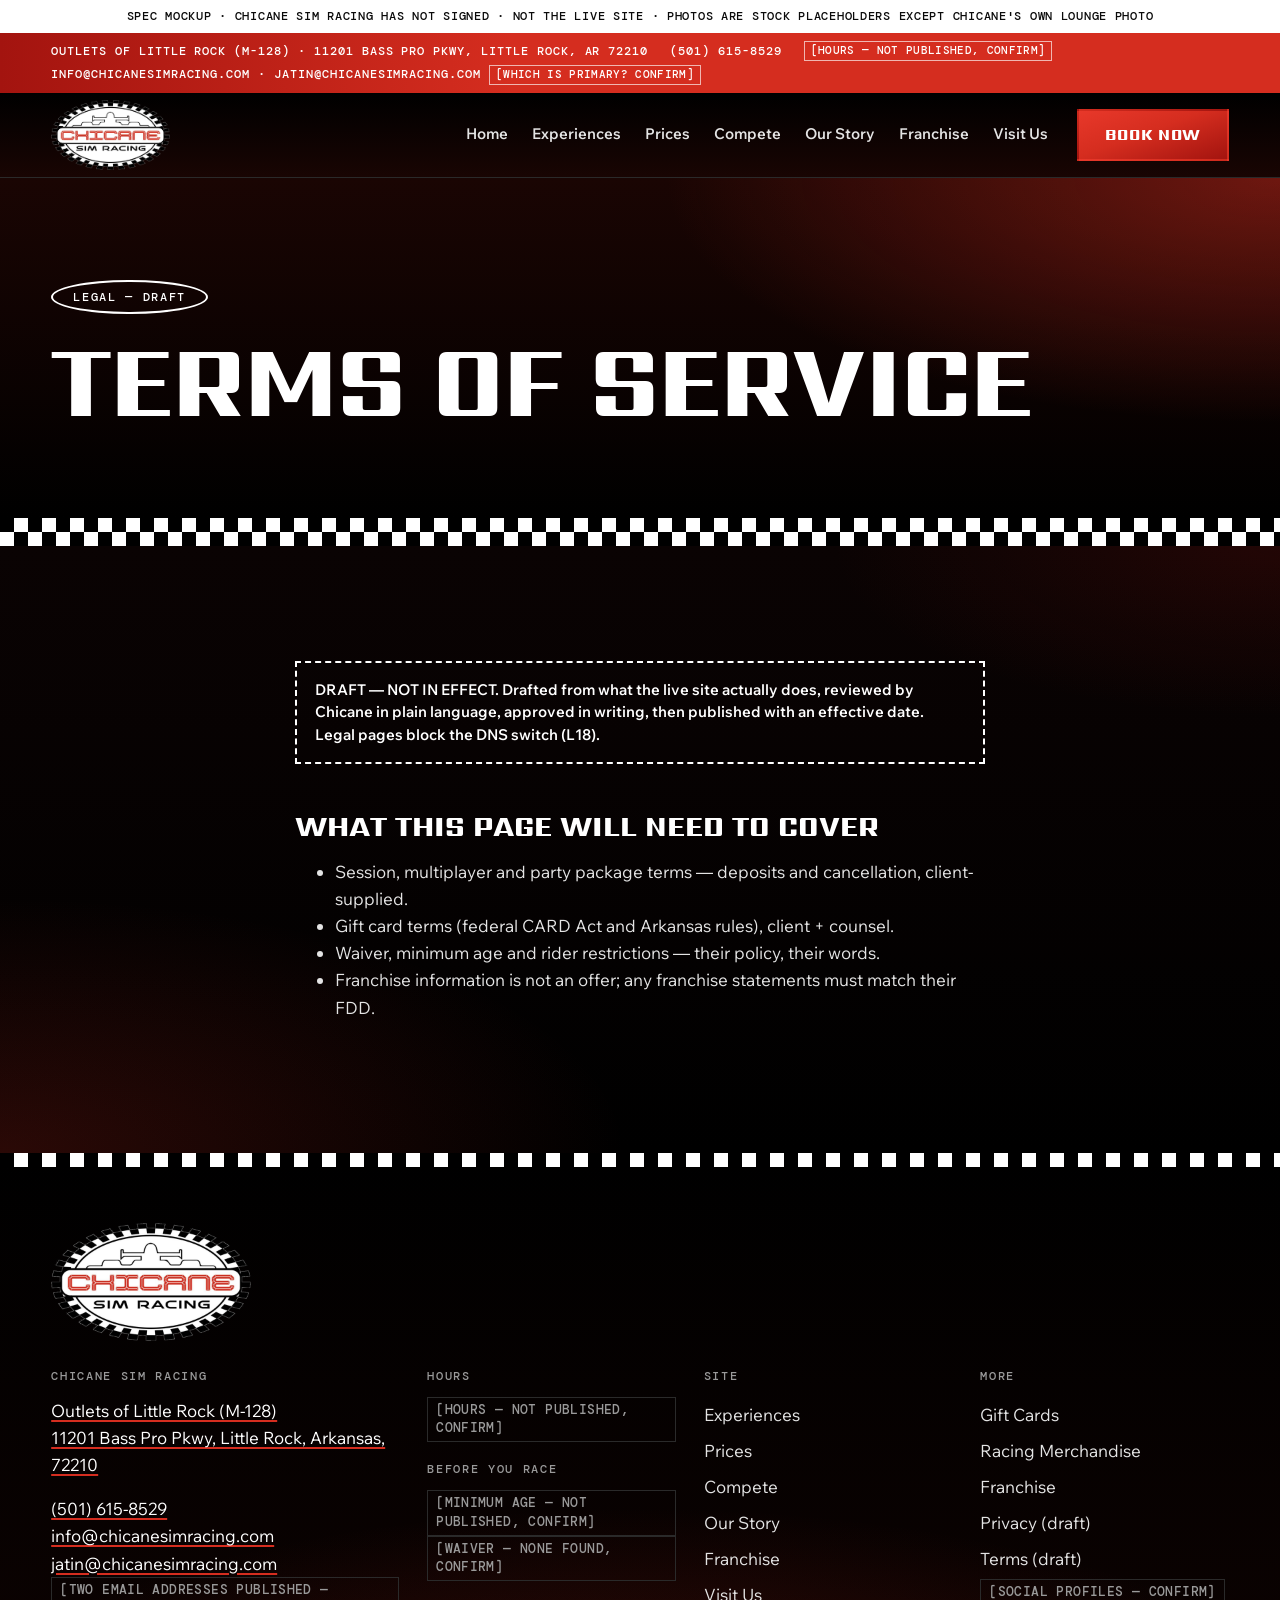
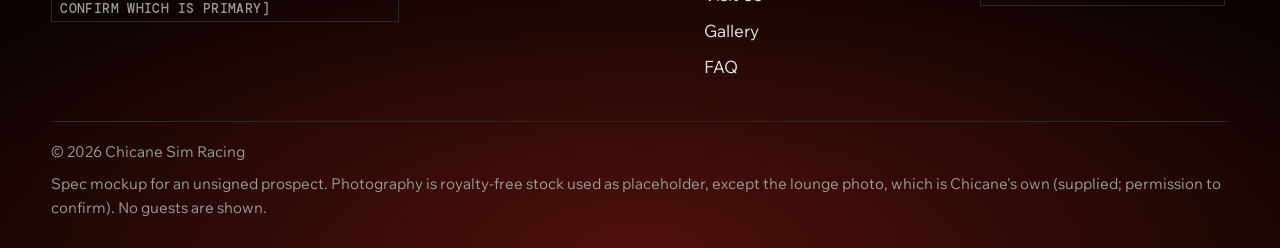
<file: terms.html>
<!doctype html>
<html lang="en">
<head>
<meta charset="utf-8">
<meta name="viewport" content="width=device-width, initial-scale=1">
<title>Terms of Service (Draft) | Chicane Sim Racing</title>
<meta name="description" content="Draft terms of service — not in effect.">
<meta property="og:title" content="Terms of Service (Draft) | Chicane Sim Racing">
<meta property="og:description" content="Draft terms of service — not in effect. Outlets of Little Rock (M-128), 11201 Bass Pro Pkwy, Little Rock, Arkansas, 72210.">
<meta name="robots" content="noindex, nofollow">
<meta name="theme-color" content="#000000">
<link rel="icon" href="assets/favicon.png" type="image/png">
<link rel="preconnect" href="https://fonts.googleapis.com">
<link rel="preconnect" href="https://fonts.gstatic.com" crossorigin>
<link href="https://fonts.googleapis.com/css2?family=DM+Mono:wght@400;500&family=Sarpanch:wght@700;800;900&family=Wix+Madefor+Text:wght@400;500;600&display=swap" rel="stylesheet">
<link rel="stylesheet" href="styles.css">
</head>
<body>
<a class="skip" href="#main">Skip to content</a>
<div class="mock-ribbon">Spec mockup · Chicane Sim Racing has not signed · not the live site · photos are stock placeholders except Chicane's own lounge photo</div>
<div class="utility"><div class="wrap">
  <span class="u-addr"><a href="https://www.google.com/maps/search/?api=1&query=Outlets+of+Little+Rock+11201+Bass+Pro+Pkwy+Little+Rock+AR+72210">Outlets of Little Rock (M-128) · 11201 Bass Pro Pkwy, Little Rock, AR 72210</a></span>
  <span><a href="tel:+15016158529">(501) 615-8529</a></span>
  <span><span class="flag ">[HOURS — NOT PUBLISHED, CONFIRM]</span></span>
  <span class="u-mail"><a href="mailto:info@chicanesimracing.com">info@chicanesimracing.com</a> · <a href="mailto:jatin@chicanesimracing.com">jatin@chicanesimracing.com</a> <span class="flag ">[WHICH IS PRIMARY? CONFIRM]</span></span>
</div></div>
<header class="site-head">
  <div class="wrap head-main">
    <a class="brand" href="index.html" aria-label="Chicane Sim Racing home"><img src="assets/logo-chicane.png" alt="Chicane Sim Racing" width="600" height="354"></a>
    <button class="menu-btn" aria-expanded="false" aria-controls="site-nav">Menu</button>
    <nav class="nav" id="site-nav" aria-label="Main"><ul><li><a href="index.html">Home</a></li><li><a href="experiences.html">Experiences</a></li><li><a href="prices.html">Prices</a></li><li><a href="compete.html">Compete</a></li><li><a href="our-story.html">Our Story</a></li><li><a href="franchise.html">Franchise</a></li><li><a href="visit.html">Visit Us</a></li></ul></nav>
    <a class="btn btn--red head-cta" href="racing.html#book">Book now</a>
  </div>
</header>
<main id="main">
<section class="page-head"><div class="wrap"><p class="eyebrow"><span class="oval">Legal — draft</span></p><h1 class="display">Terms of Service</h1><span class="cq-rule rv" aria-hidden="true"></span></div></section>
<div class="cq-band" aria-hidden="true"></div>
<section class="section"><div class="wrap prose"><div class="draft-banner">DRAFT — NOT IN EFFECT. Drafted from what the live site actually does, reviewed by Chicane in plain language, approved in writing, then published with an effective date. Legal pages block the DNS switch (L18).</div>
<h2>What this page will need to cover</h2><ul><li>Session, multiplayer and party package terms — deposits and cancellation, client-supplied.</li><li>Gift card terms (federal CARD Act and Arkansas rules), client + counsel.</li><li>Waiver, minimum age and rider restrictions — their policy, their words.</li><li>Franchise information is not an offer; any franchise statements must match their FDD.</li></ul></div></section></main>
<footer class="site-foot">
  <div class="cq-row" aria-hidden="true"></div>
  <div class="wrap">
    <img class="foot-logo" src="assets/logo-chicane.png" alt="Chicane Sim Racing" width="600" height="354" loading="lazy">
    <div class="foot-grid">
      <div><h2>Chicane Sim Racing</h2><p><a href="https://www.google.com/maps/search/?api=1&query=Outlets+of+Little+Rock+11201+Bass+Pro+Pkwy+Little+Rock+AR+72210">Outlets of Little Rock (M-128)<br>11201 Bass Pro Pkwy, Little Rock, Arkansas, 72210</a></p><p><a href="tel:+15016158529">(501) 615-8529</a><br><a href="mailto:info@chicanesimracing.com">info@chicanesimracing.com</a><br><a href="mailto:jatin@chicanesimracing.com">jatin@chicanesimracing.com</a><br><span class="flag ">[TWO EMAIL ADDRESSES PUBLISHED — CONFIRM WHICH IS PRIMARY]</span></p></div>
      <div><h2>Hours</h2><p><span class="flag ">[HOURS — NOT PUBLISHED, CONFIRM]</span></p><h2 style="margin-top:20px">Before you race</h2><p><span class="flag ">[MINIMUM AGE — NOT PUBLISHED, CONFIRM]</span><br><span class="flag ">[WAIVER — NONE FOUND, CONFIRM]</span></p></div>
      <div><h2>Site</h2><ul><li><a href="experiences.html">Experiences</a></li><li><a href="prices.html">Prices</a></li><li><a href="compete.html">Compete</a></li><li><a href="our-story.html">Our Story</a></li><li><a href="franchise.html">Franchise</a></li><li><a href="visit.html">Visit Us</a></li><li><a href="gallery.html">Gallery</a></li><li><a href="faq.html">FAQ</a></li></ul></div>
      <div><h2>More</h2><ul><li><a href="prices.html#gift-cards">Gift Cards</a></li><li><a href="merchandise.html">Racing Merchandise</a></li><li><a href="franchise.html">Franchise</a></li><li><a href="privacy.html">Privacy (draft)</a></li><li><a href="terms.html">Terms (draft)</a></li></ul><p><span class="flag ">[SOCIAL PROFILES — CONFIRM]</span></p></div>
    </div>
    <div class="foot-base"><p>© <span data-year>2026</span> Chicane Sim Racing</p>
      <p>Spec mockup for an unsigned prospect. Photography is royalty-free stock used as placeholder, except the lounge photo, which is Chicane's own (supplied; permission to confirm). No guests are shown.</p></div>
  </div>
</footer>
<nav class="action-bar" aria-label="Quick actions"><div class="row"><a href="racing.html#book">Book your race</a><a href="tel:+15016158529">Call</a><a href="https://www.google.com/maps/search/?api=1&query=Outlets+of+Little+Rock+11201+Bass+Pro+Pkwy+Little+Rock+AR+72210">Directions</a></div></nav>
<script src="script.js" defer></script>
</body>
</html>
</file>
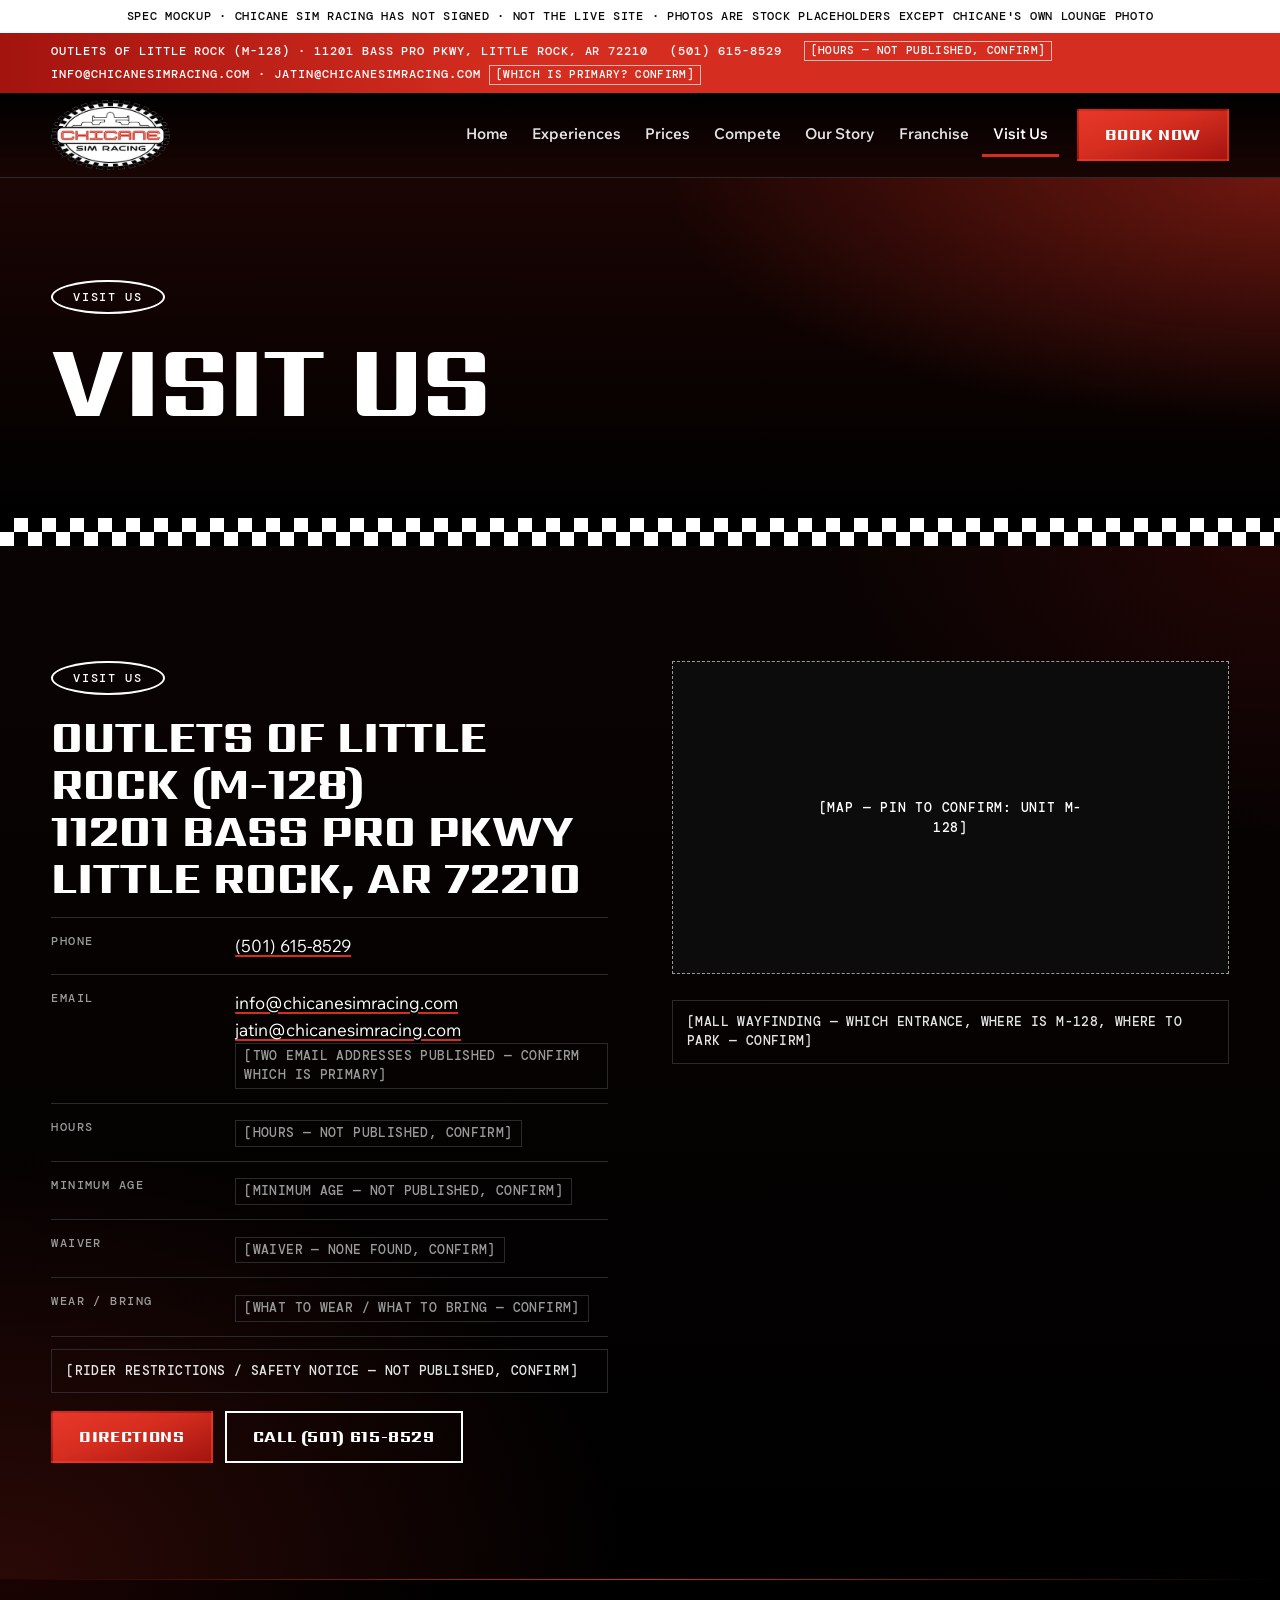
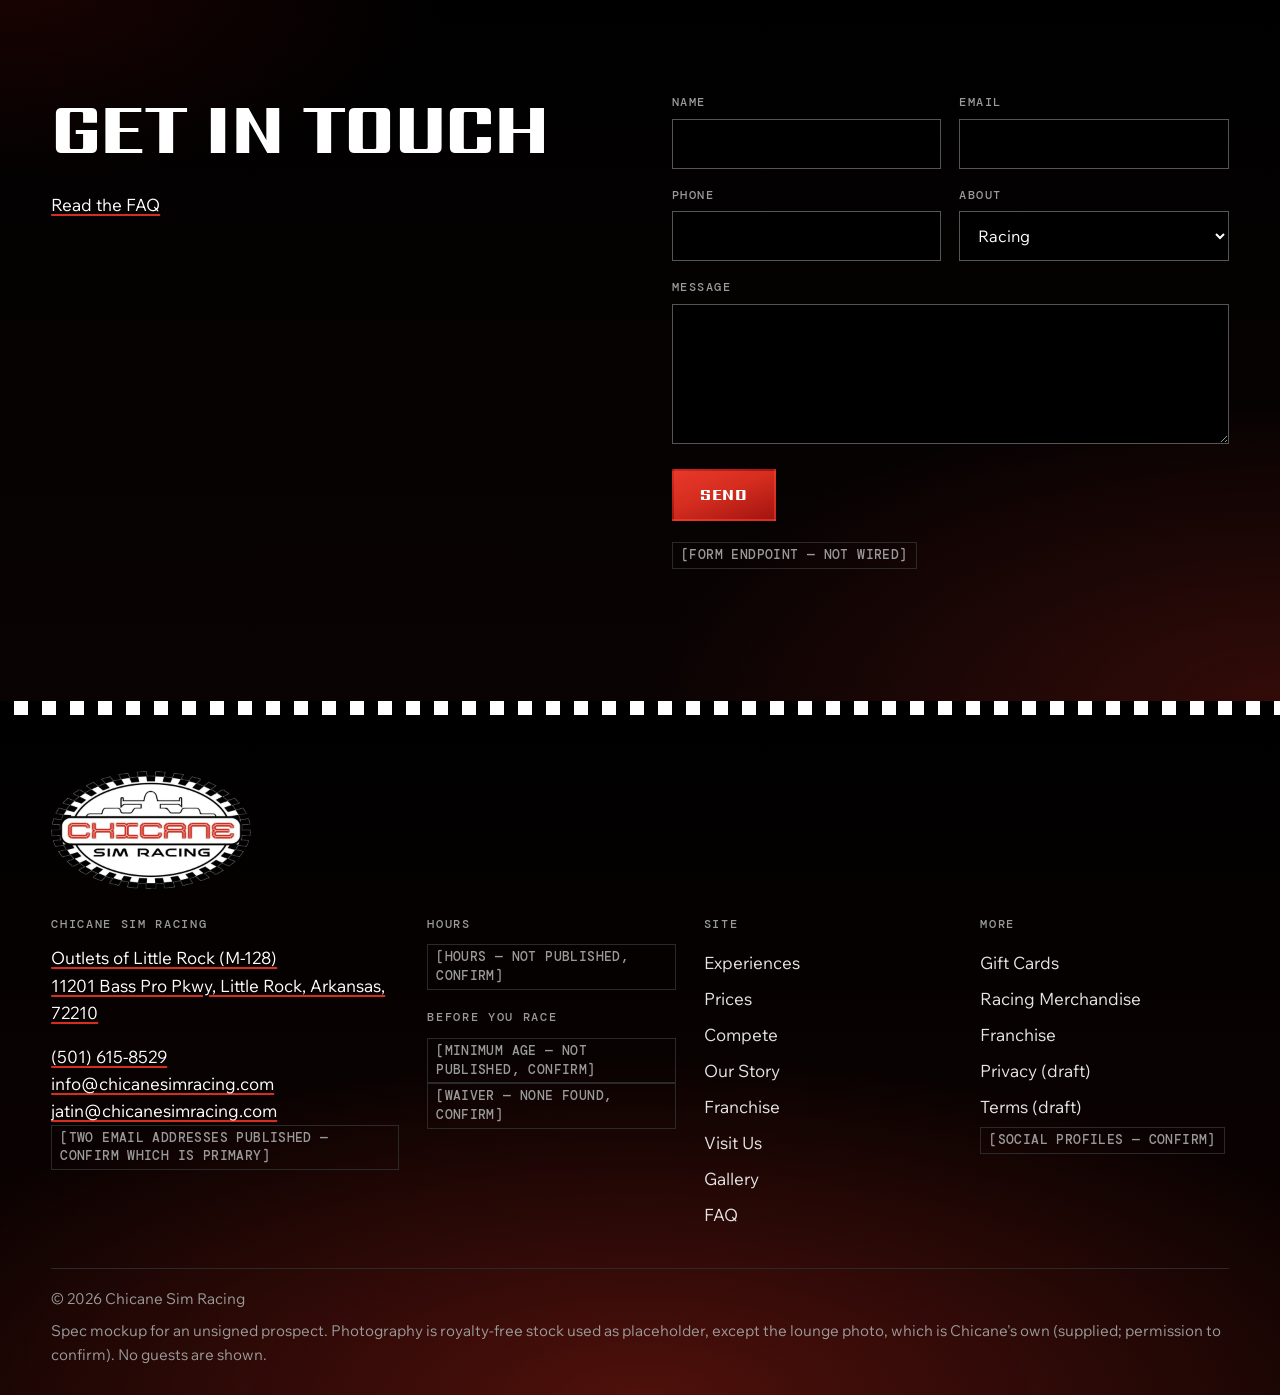
<file: visit.html>
<!doctype html>
<html lang="en">
<head>
<meta charset="utf-8">
<meta name="viewport" content="width=device-width, initial-scale=1">
<title>Visit Us — Outlets of Little Rock, Unit M-128 | Chicane Sim Racing</title>
<meta name="description" content="Chicane Sim Racing is in the Outlets of Little Rock, unit M-128, 11201 Bass Pro Pkwy. Call (501) 615-8529.">
<meta property="og:title" content="Visit Us — Outlets of Little Rock, Unit M-128 | Chicane Sim Racing">
<meta property="og:description" content="Chicane Sim Racing is in the Outlets of Little Rock, unit M-128, 11201 Bass Pro Pkwy. Call (501) 615-8529. Outlets of Little Rock (M-128), 11201 Bass Pro Pkwy, Little Rock, Arkansas, 72210.">
<meta name="robots" content="noindex, nofollow">
<meta name="theme-color" content="#000000">
<link rel="icon" href="assets/favicon.png" type="image/png">
<link rel="preconnect" href="https://fonts.googleapis.com">
<link rel="preconnect" href="https://fonts.gstatic.com" crossorigin>
<link href="https://fonts.googleapis.com/css2?family=DM+Mono:wght@400;500&family=Sarpanch:wght@700;800;900&family=Wix+Madefor+Text:wght@400;500;600&display=swap" rel="stylesheet">
<link rel="stylesheet" href="styles.css">
</head>
<body>
<a class="skip" href="#main">Skip to content</a>
<div class="mock-ribbon">Spec mockup · Chicane Sim Racing has not signed · not the live site · photos are stock placeholders except Chicane's own lounge photo</div>
<div class="utility"><div class="wrap">
  <span class="u-addr"><a href="https://www.google.com/maps/search/?api=1&query=Outlets+of+Little+Rock+11201+Bass+Pro+Pkwy+Little+Rock+AR+72210">Outlets of Little Rock (M-128) · 11201 Bass Pro Pkwy, Little Rock, AR 72210</a></span>
  <span><a href="tel:+15016158529">(501) 615-8529</a></span>
  <span><span class="flag ">[HOURS — NOT PUBLISHED, CONFIRM]</span></span>
  <span class="u-mail"><a href="mailto:info@chicanesimracing.com">info@chicanesimracing.com</a> · <a href="mailto:jatin@chicanesimracing.com">jatin@chicanesimracing.com</a> <span class="flag ">[WHICH IS PRIMARY? CONFIRM]</span></span>
</div></div>
<header class="site-head">
  <div class="wrap head-main">
    <a class="brand" href="index.html" aria-label="Chicane Sim Racing home"><img src="assets/logo-chicane.png" alt="Chicane Sim Racing" width="600" height="354"></a>
    <button class="menu-btn" aria-expanded="false" aria-controls="site-nav">Menu</button>
    <nav class="nav" id="site-nav" aria-label="Main"><ul><li><a href="index.html">Home</a></li><li><a href="experiences.html">Experiences</a></li><li><a href="prices.html">Prices</a></li><li><a href="compete.html">Compete</a></li><li><a href="our-story.html">Our Story</a></li><li><a href="franchise.html">Franchise</a></li><li><a href="visit.html" aria-current="page">Visit Us</a></li></ul></nav>
    <a class="btn btn--red head-cta" href="racing.html#book">Book now</a>
  </div>
</header>
<main id="main">
<section class="page-head"><div class="wrap"><p class="eyebrow"><span class="oval">Visit us</span></p><h1 class="display">Visit us</h1><span class="cq-rule rv" aria-hidden="true"></span></div></section>
<div class="cq-band" aria-hidden="true"></div>
<section class="section"><div class="wrap"><div class="split split--top">
  <div><p class="eyebrow"><span class="oval">Visit us</span></p>
    <p class="addr-big">Outlets of Little Rock (M-128)<br>11201 Bass Pro Pkwy<br>Little Rock, AR 72210</p>
    <dl class="dl">
      <div><dt>Phone</dt><dd><a href="tel:+15016158529">(501) 615-8529</a></dd></div>
      <div><dt>Email</dt><dd><a href="mailto:info@chicanesimracing.com">info@chicanesimracing.com</a><br><a href="mailto:jatin@chicanesimracing.com">jatin@chicanesimracing.com</a><br><span class="flag ">[TWO EMAIL ADDRESSES PUBLISHED — CONFIRM WHICH IS PRIMARY]</span></dd></div>
      <div><dt>Hours</dt><dd><span class="flag ">[HOURS — NOT PUBLISHED, CONFIRM]</span></dd></div>
      <div><dt>Minimum age</dt><dd><span class="flag ">[MINIMUM AGE — NOT PUBLISHED, CONFIRM]</span></dd></div>
      <div><dt>Waiver</dt><dd><span class="flag ">[WAIVER — NONE FOUND, CONFIRM]</span></dd></div>
      <div><dt>Wear / bring</dt><dd><span class="flag ">[WHAT TO WEAR / WHAT TO BRING — CONFIRM]</span></dd></div>
    </dl>
    <span class="flag flag--block ">[RIDER RESTRICTIONS / SAFETY NOTICE — NOT PUBLISHED, CONFIRM]</span>
    <div class="btn-row" style="margin-top:18px"><a class="btn btn--red" href="https://www.google.com/maps/search/?api=1&query=Outlets+of+Little+Rock+11201+Bass+Pro+Pkwy+Little+Rock+AR+72210">Directions</a><a class="btn btn--ghost" href="tel:+15016158529">Call (501) 615-8529</a></div>
  </div>
  <div style="display:grid;gap:14px">
    <div class="ph-frame ar-43"><span>[MAP — PIN TO CONFIRM: UNIT M-128]</span></div>
    <span class="flag flag--block ">[MALL WAYFINDING — WHICH ENTRANCE, WHERE IS M-128, WHERE TO PARK — CONFIRM]</span>
  </div>
</div></div></section>
<section class="section section--b2"><div class="wrap split split--top"><div><h2 class="display">Get in touch</h2><p><a href="faq.html">Read the FAQ</a></p></div><div><form class="form" data-mock novalidate>
  <div class="row"><div><label for="c-name">Name</label><input id="c-name" required autocomplete="name"></div><div><label for="c-email">Email</label><input id="c-email" type="email" required autocomplete="email"></div></div>
  <div class="row"><div><label for="c-phone">Phone</label><input id="c-phone" type="tel" autocomplete="tel"></div><div><label for="c-type">About</label><select id="c-type"><option>Racing</option><option>Party or event</option><option>Championships</option><option>Gift cards</option><option>Franchise</option></select></div></div>
  <div><label for="c-msg">Message</label><textarea id="c-msg" required></textarea></div>
  <div class="btn-row"><button class="btn btn--red" type="submit">Send</button></div>
  <p class="form-status" role="status" tabindex="-1" hidden></p><p><span class="flag ">[FORM ENDPOINT — NOT WIRED]</span></p></form></div></div></section></main>
<footer class="site-foot">
  <div class="cq-row" aria-hidden="true"></div>
  <div class="wrap">
    <img class="foot-logo" src="assets/logo-chicane.png" alt="Chicane Sim Racing" width="600" height="354" loading="lazy">
    <div class="foot-grid">
      <div><h2>Chicane Sim Racing</h2><p><a href="https://www.google.com/maps/search/?api=1&query=Outlets+of+Little+Rock+11201+Bass+Pro+Pkwy+Little+Rock+AR+72210">Outlets of Little Rock (M-128)<br>11201 Bass Pro Pkwy, Little Rock, Arkansas, 72210</a></p><p><a href="tel:+15016158529">(501) 615-8529</a><br><a href="mailto:info@chicanesimracing.com">info@chicanesimracing.com</a><br><a href="mailto:jatin@chicanesimracing.com">jatin@chicanesimracing.com</a><br><span class="flag ">[TWO EMAIL ADDRESSES PUBLISHED — CONFIRM WHICH IS PRIMARY]</span></p></div>
      <div><h2>Hours</h2><p><span class="flag ">[HOURS — NOT PUBLISHED, CONFIRM]</span></p><h2 style="margin-top:20px">Before you race</h2><p><span class="flag ">[MINIMUM AGE — NOT PUBLISHED, CONFIRM]</span><br><span class="flag ">[WAIVER — NONE FOUND, CONFIRM]</span></p></div>
      <div><h2>Site</h2><ul><li><a href="experiences.html">Experiences</a></li><li><a href="prices.html">Prices</a></li><li><a href="compete.html">Compete</a></li><li><a href="our-story.html">Our Story</a></li><li><a href="franchise.html">Franchise</a></li><li><a href="visit.html">Visit Us</a></li><li><a href="gallery.html">Gallery</a></li><li><a href="faq.html">FAQ</a></li></ul></div>
      <div><h2>More</h2><ul><li><a href="prices.html#gift-cards">Gift Cards</a></li><li><a href="merchandise.html">Racing Merchandise</a></li><li><a href="franchise.html">Franchise</a></li><li><a href="privacy.html">Privacy (draft)</a></li><li><a href="terms.html">Terms (draft)</a></li></ul><p><span class="flag ">[SOCIAL PROFILES — CONFIRM]</span></p></div>
    </div>
    <div class="foot-base"><p>© <span data-year>2026</span> Chicane Sim Racing</p>
      <p>Spec mockup for an unsigned prospect. Photography is royalty-free stock used as placeholder, except the lounge photo, which is Chicane's own (supplied; permission to confirm). No guests are shown.</p></div>
  </div>
</footer>
<nav class="action-bar" aria-label="Quick actions"><div class="row"><a href="racing.html#book">Book your race</a><a href="tel:+15016158529">Call</a><a href="https://www.google.com/maps/search/?api=1&query=Outlets+of+Little+Rock+11201+Bass+Pro+Pkwy+Little+Rock+AR+72210">Directions</a></div></nav>
<script src="script.js" defer></script>
</body>
</html>
</file>
<file: styles.css>
/* ==========================================================================
   Chicane Sim Racing — spec mockup
   THE CHECKERED FLAG IS THE SYSTEM: chequer section bands, chequer heading
   rules, chequer edges, chequer-mask reveals (max three on the homepage),
   and the logo's oval as an outline badge.
   Three colours: true black, white, their red (#D52D1F, sampled from the
   logo file). Red at VOLUME — bands, filled buttons, the sticky bar.
   Chequer is monochrome only: never red squares, never behind text, never on
   cards. Upright type only. No blue, no lime, no amber, no splatter.
   ========================================================================== */

:root {
  --black: #000000;
  --black-2: #0C0C0C;
  --panel: #161616;
  --rule: #2A2A2A;
  --muted: #9A9A9A;          /* 7.4:1 on black */
  --body: #E4E4E4;
  --white: #FFFFFF;
  --white-2: #F4F4F4;        /* the ONE light panel: pricing */
  --ink: #0A0A0A;
  --red: #D52D1F;            /* sampled from their logo wordmark. Fills: white text on it is 5.0:1. Large display on black only (4.2:1) */
  --red-text: #FF5143;       /* same hue, lifted: small red text on black, 5.9:1. Never body copy */
  --red-deep: #A3140F;
  --red-wash: rgba(213, 45, 31, .12);
  --sq: 14px;                /* chequer square */

  --f-display: "Sarpanch", "Arial Black", sans-serif;
  --f-body: "Wix Madefor Text", system-ui, sans-serif;
  --f-mono: "DM Mono", ui-monospace, monospace;

  --ease: cubic-bezier(.2, .8, .2, 1);
  --wrap: 1600px;
  --gutter: clamp(16px, 4vw, 56px);
  --band: 8deg;
}

*, *::before, *::after { box-sizing: border-box; }
html { -webkit-text-size-adjust: 100%; scroll-padding-top: 140px; }
body { margin: 0; background: var(--black); color: var(--body); font: 400 1.0625rem/1.6 var(--f-body); -webkit-font-smoothing: antialiased; padding-bottom: 68px; overflow-x: clip; }
@media (min-width: 900px) { body { padding-bottom: 0; } }
em, i, cite, q, address, blockquote { font-style: normal; }
img { max-width: 100%; height: auto; display: block; }
a { color: var(--white); text-decoration-color: var(--red); text-decoration-thickness: 2px; text-underline-offset: 3px; }
a:hover { color: var(--red-text); }
:focus-visible { outline: 2px solid var(--white); outline-offset: 3px; box-shadow: 0 0 0 5px var(--red); }
h1, h2, h3 { margin: 0 0 .4em; color: var(--white); }
p { margin: 0 0 1em; }
.sr-only { position: absolute; width: 1px; height: 1px; overflow: hidden; clip: rect(0 0 0 0); white-space: nowrap; }
.skip { position: absolute; left: 12px; top: -60px; z-index: 100; background: var(--red); color: var(--white); padding: 10px 14px; font: 500 .875rem/1 var(--f-mono); }
.skip:focus { top: 12px; }
.wrap { width: 100%; max-width: var(--wrap); margin: 0 auto; padding: 0 var(--gutter); }

/* ---------- Voices ---------- */
.display { font-family: var(--f-display); font-weight: 800; text-transform: uppercase; letter-spacing: -.01em; line-height: .95; color: var(--white); }
h2.display { font-size: clamp(2.2rem, 5.6vw, 4.6rem); }
h3.display { font-size: clamp(1.4rem, 2.6vw, 2rem); font-weight: 700; letter-spacing: 0; }
.label { font: 500 .75rem/1.3 var(--f-mono); letter-spacing: .14em; text-transform: uppercase; color: var(--muted); }
.lede { font-size: 1.1875rem; max-width: 62ch; }
.fig { font-family: var(--f-display); font-weight: 800; color: var(--white); letter-spacing: -.01em; line-height: 1; }

/* The logo's oval, stripped to an outline — eyebrows, tier badges, rank markers */
.oval { display: inline-flex; align-items: center; justify-content: center; gap: 8px; border: 2px solid var(--white); border-radius: 50%; padding: 8px 20px; font: 500 .75rem/1.2 var(--f-mono); letter-spacing: .14em; text-transform: uppercase; color: var(--white); }
.oval--red { border-color: var(--red); }
.eyebrow { margin: 0 0 18px; }
.eyebrow .oval b { color: var(--red-text); font-weight: 500; }

/* 6px chequer rule replaces plain heading underlines */
.cq-rule { display: block; height: 6px; width: min(240px, 60%); margin: 18px 0 0;
  background: conic-gradient(var(--white) 25%, var(--black) 0 50%, var(--white) 0 75%, var(--black) 0) 0 0 / 12px 12px; }
.light .cq-rule { background: conic-gradient(var(--ink) 25%, var(--white-2) 0 50%, var(--ink) 0 75%, var(--white-2) 0) 0 0 / 12px 12px; }
.js-motion .cq-rule.rv:not(.is-in) { clip-path: inset(0 100% 0 0); }
.cq-rule.rv { transition: clip-path 200ms steps(20, end); }

/* Chequer band: section boundaries and hard edges. Monochrome, never behind text */
.cq-band { height: calc(var(--sq) * 2); background: conic-gradient(var(--white) 25%, var(--black) 0 50%, var(--white) 0 75%, var(--black) 0) 0 0 / calc(var(--sq) * 2) calc(var(--sq) * 2); }
.cq-row { height: var(--sq); background: conic-gradient(var(--white) 25%, var(--black) 0 50%, var(--white) 0 75%, var(--black) 0) 0 0 / calc(var(--sq) * 2) calc(var(--sq) * 2); }

/* ---------- Flags: every [CONFIRM] visible, never red ---------- */
.flag { display: inline-block; font: 500 .8125rem/1.45 var(--f-mono); letter-spacing: .03em; text-transform: uppercase; color: var(--muted);
  border: 1px solid var(--rule); background: transparent; padding: 3px 8px; vertical-align: middle; max-width: 100%; overflow-wrap: anywhere; }
.flag--block { display: block; padding: 12px 14px; margin: 12px 0; color: var(--body); }
.flag--big { display: block; padding: 16px 18px; font-size: clamp(.9375rem, 1.6vw, 1.0625rem); color: var(--white); border-color: var(--muted); }
.light .flag { color: #4A4A4A; border-color: #BDBDBD; }
.on-red .flag { color: var(--white); border-color: rgba(255,255,255,.6); }
.mock-ribbon { background: var(--white); color: var(--ink); font: 500 .75rem/1.4 var(--f-mono); letter-spacing: .06em; text-transform: uppercase; text-align: center; padding: 8px 16px; }

/* ---------- Utility strip (ref-05): address, phone, email, hours on every page ---------- */
.utility { background: var(--red); color: var(--white); font: 500 .75rem/1.35 var(--f-mono); letter-spacing: .08em; text-transform: uppercase; }
.utility .wrap { display: flex; flex-wrap: wrap; gap: 4px 22px; padding-top: 8px; padding-bottom: 8px; align-items: center; }
.utility a { color: var(--white); text-decoration: none; }
.utility a:hover { text-decoration: underline; color: var(--white); }
.utility .flag { color: var(--white); border-color: rgba(255,255,255,.65); font-size: .6875rem; padding: 1px 6px; }
@media (max-width: 899px) { .utility .u-addr, .utility .u-mail { display: none; } }

/* ---------- Header ---------- */
.site-head { position: sticky; top: 0; z-index: 50; background: rgba(0, 0, 0, .94); backdrop-filter: blur(8px); }
.site-head::after { content: ""; display: block; height: 1px; background: var(--rule); }
.site-head.is-condensed::after { height: 6px; background: conic-gradient(var(--white) 25%, var(--black) 0 50%, var(--white) 0 75%, var(--black) 0) 0 0 / 12px 12px; }
.head-main { display: flex; align-items: center; gap: 18px; min-height: 84px; transition: min-height 220ms var(--ease); }
.site-head.is-condensed .head-main { min-height: 62px; }
.brand { display: flex; align-items: center; text-decoration: none; min-height: 44px; }
.brand img { height: 62px; width: auto; transition: height 220ms var(--ease); }
.site-head.is-condensed .brand img { height: 46px; }
.nav { margin-left: auto; }
.nav ul { list-style: none; margin: 0; padding: 0; display: flex; gap: 2px; }
.nav a { display: flex; align-items: center; min-height: 44px; padding: 0 11px; font: 600 .9375rem/1 var(--f-body); color: var(--body); text-decoration: none; border-bottom: 3px solid transparent; white-space: nowrap; }
.nav a:hover { color: var(--white); border-bottom-color: var(--red-deep); }
.nav a[aria-current="page"] { color: var(--white); border-bottom-color: var(--red); }
.menu-btn { margin-left: auto; min-height: 44px; min-width: 44px; padding: 0 14px; background: none; border: 1px solid var(--rule); color: var(--white); font: 500 .8125rem/1 var(--f-mono); letter-spacing: .12em; text-transform: uppercase; cursor: pointer; }
.btn.head-cta { display: none; }
@media (max-width: 1199px) {
  .nav { position: fixed; left: 0; right: 0; top: var(--nav-top, 140px); background: var(--black); display: none; border-bottom: 6px solid var(--red); max-height: calc(100vh - 140px); overflow: auto; }
  .nav.is-open { display: block; }
  .nav ul { flex-direction: column; padding: 8px var(--gutter) 20px; }
  .nav a { border-bottom: 1px solid var(--rule); font-size: 1.0625rem; }
}
@media (min-width: 1200px) { .menu-btn { display: none; } .btn.head-cta { display: inline-flex; } }

/* ---------- Buttons: red at volume, hard edges ---------- */
.btn { display: inline-flex; align-items: center; justify-content: center; gap: 10px; min-height: 52px; padding: 0 26px; font: 800 1rem/1 var(--f-display); letter-spacing: .04em; text-transform: uppercase; text-decoration: none; border: 2px solid transparent; cursor: pointer; white-space: nowrap; transition: background-color 120ms linear, border-color 120ms linear, color 120ms linear; }
.btn--red { background: var(--red); color: var(--white); }
.btn--red:hover { background: var(--red-deep); color: var(--white); }
.btn--ghost { background: transparent; color: var(--white); border-color: var(--white); }
.btn--ghost:hover { background: var(--white); color: var(--black); }
.btn--ink { background: var(--ink); color: var(--white); }
.btn--ink:hover { background: var(--red); color: var(--white); }
.btn[aria-disabled="true"] { cursor: default; }
.btn-row { display: flex; flex-wrap: wrap; gap: 12px; }

/* ---------- Hero ---------- */
.hero { position: relative; min-height: max(460px, calc(100svh - 170px)); display: flex; align-items: flex-end; overflow: hidden; }
.hero picture, .hero picture img { position: absolute; inset: 0; width: 100%; height: 100%; object-fit: cover; }
.hero::before { content: ""; position: absolute; inset: 0; z-index: 1; background: linear-gradient(0deg, var(--black) 2%, rgba(0, 0, 0, .55) 48%, rgba(0, 0, 0, .1) 100%); }
.hero-inner { position: relative; z-index: 2; padding-top: 56px; padding-bottom: clamp(32px, 5vh, 64px); width: 100%; }
.hero h1 { font-size: clamp(2.6rem, min(8.4vw, 10.5vh), 7.4rem); margin: 0 0 12px; line-height: .95; }
.rot { display: inline-block; position: relative; vertical-align: bottom; overflow: hidden; height: 1.02em; min-width: 10.4ch; color: var(--red); }
.rot span { display: block; }
.js-motion .rot span { transition: transform 220ms var(--ease); }
.js-motion .rot.swap span { transform: translateY(-105%); }
.js-motion .rot.enter span { transition: none; transform: translateY(105%); }
.say { font: 500 .75rem/1.3 var(--f-mono); letter-spacing: .16em; text-transform: uppercase; color: var(--muted); margin: 0 0 18px; }
.hero .claim { font: 500 1.125rem/1.45 var(--f-body); color: var(--white); margin: 0 0 22px; max-width: 46ch; }
.hero .claim cite { display: block; font: 500 .75rem/1.4 var(--f-mono); letter-spacing: .12em; text-transform: uppercase; color: var(--muted); margin-top: 6px; }
.facts { display: grid; grid-template-columns: repeat(2, minmax(0, 1fr)); border: 1px solid var(--rule); background: rgba(0, 0, 0, .78); margin: 0 0 22px; max-width: 1100px; }
.facts > div { padding: 12px 16px; border-right: 1px solid var(--rule); border-bottom: 1px solid var(--rule); display: grid; gap: 4px; }
.facts .k { font: 500 .6875rem/1.3 var(--f-mono); letter-spacing: .14em; text-transform: uppercase; color: var(--muted); }
.facts .v { font: 800 1.125rem/1.15 var(--f-display); text-transform: uppercase; color: var(--white); }
.facts .v a { text-decoration: none; }
@media (min-width: 900px) { .facts { grid-template-columns: repeat(4, minmax(0, 1fr)); } .facts > div { border-bottom: 0; } .facts > div:last-child { border-right: 0; } }
.img-label { position: absolute; z-index: 3; right: var(--gutter); top: 14px; font: 500 .6875rem/1.4 var(--f-mono); letter-spacing: .06em; text-transform: uppercase; color: var(--body); background: rgba(0, 0, 0, .85); padding: 4px 8px; border: 1px solid var(--rule); max-width: calc(100% - 32px); }
@media (max-width: 899px) { .hero .img-label { top: auto; bottom: 22px; left: 16px; right: 16px; font-size: .625rem; } .hero-inner { padding-bottom: 64px; } }

/* ---------- The diagonal red band (ref-05) with a chequer leading edge ---------- */
.band { position: relative; background: linear-gradient(170deg, var(--red), var(--red-deep)); color: var(--white); margin: -1px 0; padding: clamp(64px, 9vw, 120px) 0 clamp(52px, 7vw, 92px); clip-path: polygon(0 calc(14vw * .14 + 0px), 100% 0, 100% calc(100% - 14vw * .14), 0 100%); }
.band::before { content: ""; position: absolute; left: 0; right: 0; top: 0; height: calc(var(--sq) * 2); transform-origin: left top; transform: skewY(calc(var(--band) * -1)) translateY(calc(14vw * .14)); background: conic-gradient(var(--white) 25%, var(--black) 0 50%, var(--white) 0 75%, var(--black) 0) 0 0 / calc(var(--sq) * 2) calc(var(--sq) * 2); }
.band .wrap { position: relative; }
.band .big { font: 800 clamp(2rem, 5.4vw, 4.6rem)/1 var(--f-display); text-transform: uppercase; color: var(--white); margin: 0 0 10px; }
.band cite { font: 500 .75rem/1.3 var(--f-mono); letter-spacing: .14em; text-transform: uppercase; color: var(--white); }
.js-motion .band.rv:not(.is-in) { transform: translateX(-6%); opacity: 0; }
.band.rv { transition: transform 320ms var(--ease), opacity 320ms var(--ease); }

/* ---------- Sections ---------- */
.section { position: relative; padding: clamp(64px, 9vw, 120px) 0; overflow-x: clip; }
.section--b2 { background: linear-gradient(180deg, var(--black), var(--black-2) 30%); }
.section--panel { background: linear-gradient(180deg, var(--black-2), var(--panel) 35%); }
.light { background: var(--white-2); color: var(--ink); }
.light h2, .light h3, .light .display { color: var(--ink); }
.light .label { color: #555; }
.light p, .light .lede { color: #262626; }
.light a { color: var(--ink); }
.light .oval { border-color: var(--ink); color: var(--ink); }
.light .oval--red { border-color: var(--red); }
.sec-head { margin-bottom: clamp(32px, 5vw, 56px); max-width: 1040px; }
.page-head { position: relative; padding: clamp(56px, 8vw, 104px) 0 clamp(40px, 5vw, 64px); background: var(--black); }
.page-head h1 { font-size: clamp(2.6rem, 8vw, 6.4rem); margin: 0 0 14px; }
.grid { display: grid; gap: clamp(16px, 2vw, 24px); }
@media (min-width: 760px) { .grid--2, .grid--3, .grid--5 { grid-template-columns: repeat(2, minmax(0, 1fr)); } }
@media (min-width: 1100px) { .grid--3 { grid-template-columns: repeat(3, minmax(0, 1fr)); } .grid--5 { grid-template-columns: repeat(5, minmax(0, 1fr)); } }
.split { display: grid; grid-template-columns: minmax(0, 1fr); gap: clamp(28px, 5vw, 72px); }
@media (min-width: 960px) { .split { grid-template-columns: minmax(0, 1fr) minmax(0, 1fr); } .split--top { align-items: start; } .split--wide { grid-template-columns: minmax(0, 1.25fr) minmax(0, 1fr); } }
.card { border: 1px solid var(--rule); background: var(--black-2); padding: clamp(20px, 2.4vw, 30px); transition: border-color 120ms linear; }
a.card { display: block; text-decoration: none; color: inherit; }
a.card:hover, .card:hover { border-color: var(--white); }

/* ---------- Kit spec block ---------- */
.kit { display: grid; gap: 28px; align-items: start; }
@media (min-width: 960px) { .kit { grid-template-columns: auto minmax(0, 1fr) minmax(0, .9fr); gap: 48px; } }
.kit .ten { font: 900 clamp(8rem, 18vw, 15rem)/.8 var(--f-display); color: var(--white); }
.kit .ten small { display: block; font: 500 .8125rem/1.3 var(--f-mono); letter-spacing: .14em; color: var(--muted); margin-top: 14px; }
.spec { list-style: none; padding: 0; margin: 0; border-top: 1px solid var(--rule); }
.spec li { padding: 14px 0; border-bottom: 1px solid var(--rule); color: var(--white); font-weight: 500; display: flex; gap: 14px; align-items: baseline; }
.spec li::before { content: ""; flex: none; width: 10px; height: 10px; background: var(--red); transform: translateY(-1px); }
.feel { display: flex; flex-wrap: wrap; gap: 10px; margin-top: 22px; }

/* ---------- Experience cards ---------- */
.exp .oval { margin-bottom: 18px; }
.exp h3 { font: 800 1.5rem/1 var(--f-display); text-transform: uppercase; margin: 0 0 10px; }
.exp p { margin: 0; color: var(--body); }

/* ---------- Prices: the one light panel ---------- */
.ptable { width: 100%; border-collapse: collapse; background: var(--white); border: 2px solid var(--ink); }
.ptable caption { text-align: left; padding: 0 0 14px; }
.ptable caption .tier { font: 800 clamp(1.4rem, 2.6vw, 2rem)/1 var(--f-display); text-transform: uppercase; color: var(--ink); display: block; margin-top: 12px; }
.ptable caption .sub { display: block; font: 500 .8125rem/1.4 var(--f-mono); letter-spacing: .12em; text-transform: uppercase; color: #444; margin-top: 6px; }
.ptable th, .ptable td { padding: 14px 18px; border-bottom: 1px solid #D4D4D4; text-align: left; vertical-align: middle; color: var(--ink); }
.ptable thead th { background: var(--ink); color: var(--white); font: 500 .75rem/1.3 var(--f-mono); letter-spacing: .14em; text-transform: uppercase; border-bottom: 4px solid var(--red); }
.ptable tbody th { font: 500 .875rem/1.3 var(--f-mono); letter-spacing: .1em; text-transform: uppercase; font-variant-numeric: tabular-nums; width: 46%; }
.ptable .fig { color: var(--ink); font-size: clamp(1.8rem, 3.6vw, 2.6rem); }
.ptable .fig.small { font-size: clamp(1.2rem, 2.2vw, 1.6rem); }
.dark-table { background: var(--black-2); border-color: var(--white); }
.dark-table th, .dark-table td { color: var(--white); border-bottom-color: var(--rule); }
.dark-table thead th { background: var(--white); color: var(--ink); }
.dark-table caption .tier { color: var(--white); }
.dark-table caption .sub { color: var(--muted); }
.dark-table .fig { color: var(--white); }
.js-motion .rows-in tbody tr { opacity: 0; transition: opacity 200ms var(--ease); transition-delay: calc(var(--r, 0) * 50ms); }
.js-motion .rows-in.is-in tbody tr { opacity: 1; }

/* ---------- Honour board (ref-03 RECENT RESULTS) ---------- */
.honour { border: 2px solid var(--white); background: var(--black); }
.honour-head { display: flex; justify-content: space-between; align-items: center; gap: 12px; padding: 16px 20px; border-bottom: 1px solid var(--rule); }
.honour-head h3 { margin: 0; font: 800 1.5rem/1 var(--f-display); text-transform: uppercase; }
.honour ol { list-style: none; margin: 0; padding: 0; }
.honour li { display: grid; grid-template-columns: 64px minmax(0, 1fr) auto; gap: 14px; align-items: center; padding: 14px 20px; position: relative; }
.honour li + li::before { content: ""; position: absolute; left: 0; right: 0; top: 0; height: 4px; background: conic-gradient(var(--white) 25%, var(--black) 0 50%, var(--white) 0 75%, var(--black) 0) 0 0 / 8px 8px; opacity: .55; }
.honour li:first-child { background: var(--red-wash); }
.honour .rank { width: 56px; height: 38px; border: 2px solid var(--white); border-radius: 50%; display: grid; place-items: center; font: 800 1rem/1 var(--f-display); color: var(--white); }
.honour li:first-child .rank { border-color: var(--red); background: var(--red); }
.honour .drv { font: 800 1.25rem/1.1 var(--f-display); text-transform: uppercase; color: var(--muted); }
.honour .t { font: 500 1rem/1 var(--f-mono); font-variant-numeric: tabular-nums; color: var(--muted); text-align: right; }
.honour .cls { display: block; font: 500 .6875rem/1.3 var(--f-mono); letter-spacing: .12em; text-transform: uppercase; color: var(--muted); margin-top: 4px; }
.results { display: grid; gap: 14px; }
.results .card { min-height: 128px; display: grid; gap: 10px; align-content: start; }

/* ---------- Chequer-mask reveal (cap: three on the homepage) ---------- */
.cq-wipe { position: relative; }
.cq-cover { position: absolute; inset: 0; z-index: 5; display: grid; grid-template-columns: repeat(6, 1fr); pointer-events: none; }
.cq-cover i { background: var(--cover, var(--black)); transition: opacity 120ms linear; transition-delay: calc(var(--d) * 24ms); }
.cq-wipe.is-in .cq-cover i { opacity: 0; }

/* ---------- Photos ---------- */
figure.ph { margin: 0; position: relative; overflow: hidden; background: var(--panel); }
figure.ph img { width: 100%; height: 100%; object-fit: cover; }
figure.ph::after { content: ""; position: absolute; inset: 0; background: linear-gradient(0deg, rgba(0,0,0,.55), rgba(0,0,0,0) 45%); pointer-events: none; }
figure.ph figcaption { position: absolute; z-index: 1; left: 10px; top: 10px; right: 10px; font: 500 .6875rem/1.4 var(--f-mono); letter-spacing: .06em; text-transform: uppercase; color: var(--body); }
figure.ph figcaption span { background: rgba(0,0,0,.85); padding: 3px 7px; border: 1px solid var(--rule); }
.ar-43 { aspect-ratio: 4 / 3; } .ar-169 { aspect-ratio: 16 / 9; } .ar-21 { aspect-ratio: 21 / 9; }
.ph-frame { aspect-ratio: 16 / 9; border: 1px dashed var(--muted); display: grid; place-items: center; text-align: center; padding: 20px; background: var(--black-2); }
.ph-frame span { font: 500 .8125rem/1.5 var(--f-mono); letter-spacing: .06em; text-transform: uppercase; color: var(--white); max-width: 34ch; }
.light .ph-frame { background: var(--white); border-color: #888; } .light .ph-frame span { color: var(--ink); }
.gal { display: grid; gap: 8px; grid-template-columns: repeat(2, minmax(0, 1fr)); grid-auto-rows: 170px; }
@media (min-width: 900px) { .gal { grid-template-columns: repeat(4, minmax(0, 1fr)); grid-auto-rows: 230px; } }
.gal .w2 { grid-column: span 2; } .gal .h2 { grid-row: span 2; }
.gal figure.ph, .gal .ph-frame { height: 100%; aspect-ratio: auto; }

/* ---------- Pull quote (ref-03 WHO WE ARE) ---------- */
.pull { font: 800 clamp(1.6rem, 3.6vw, 2.8rem)/1.12 var(--f-display); text-transform: uppercase; color: var(--white); margin: 0; }
.pull + cite, .src { display: block; font: 500 .75rem/1.3 var(--f-mono); letter-spacing: .14em; text-transform: uppercase; color: var(--muted); margin-top: 12px; }
.quote { margin: 0 0 10px; padding-left: 18px; border-left: 4px solid var(--red); font-size: 1.125rem; color: var(--white); }
.light .quote { color: var(--ink); }

/* ---------- Franchise ---------- */
.points { display: flex; flex-wrap: wrap; gap: 10px; }
.on-red .oval { border-color: var(--white); }
.steps { list-style: none; counter-reset: s; margin: 0; padding: 0; display: grid; gap: 0; border-top: 1px solid var(--rule); }
.steps li { counter-increment: s; display: grid; grid-template-columns: 70px minmax(0, 1fr); gap: 16px; padding: 18px 0; border-bottom: 1px solid var(--rule); align-items: center; }
.steps li::before { content: counter(s, decimal-leading-zero); width: 62px; height: 40px; border: 2px solid var(--white); border-radius: 50%; display: grid; place-items: center; font: 800 1rem/1 var(--f-display); color: var(--white); }

/* ---------- Data list (visit) ---------- */
.dl { display: grid; margin: 0; border-top: 1px solid var(--rule); }
.dl div { display: grid; grid-template-columns: minmax(110px, 170px) minmax(0, 1fr); gap: 14px; padding: 14px 0; border-bottom: 1px solid var(--rule); }
.dl dt { font: 500 .75rem/1.5 var(--f-mono); letter-spacing: .12em; text-transform: uppercase; color: var(--muted); }
.dl dd { margin: 0; color: var(--white); }
.addr-big { font: 800 clamp(1.7rem, 3.8vw, 2.8rem)/1.05 var(--f-display); text-transform: uppercase; color: var(--white); margin: 0 0 16px; }

/* ---------- FAQ ---------- */
.faq details { border-bottom: 1px solid var(--rule); }
.faq summary { cursor: pointer; list-style: none; padding: 20px 48px 20px 0; position: relative; font: 800 1.25rem/1.2 var(--f-display); text-transform: uppercase; color: var(--white); min-height: 44px; }
.faq summary::-webkit-details-marker { display: none; }
.faq summary::after { content: "+"; position: absolute; right: 8px; top: 16px; font: 800 1.6rem/1 var(--f-display); color: var(--red-text); }
.faq details[open] summary::after { content: "–"; }
.faq .ans { padding: 0 0 20px; max-width: 70ch; }

/* ---------- Forms ---------- */
.form { display: grid; gap: 18px; }
.form .row { display: grid; gap: 18px; }
@media (min-width: 700px) { .form .row { grid-template-columns: minmax(0, 1fr) minmax(0, 1fr); } }
.form label { display: block; font: 500 .75rem/1.4 var(--f-mono); letter-spacing: .12em; text-transform: uppercase; color: var(--muted); margin-bottom: 8px; }
.form input, .form select, .form textarea { width: 100%; min-height: 50px; padding: 12px 14px; background: var(--black); border: 1px solid #555; color: var(--white); font: 400 1rem/1.4 var(--f-body); border-radius: 0; }
.form textarea { min-height: 140px; resize: vertical; }
.form input:focus, .form select:focus, .form textarea:focus { outline: 2px solid var(--white); outline-offset: 0; border-color: var(--white); }
.form [aria-invalid="true"] { border: 2px solid var(--red); }
.form [aria-invalid="false"] { border-color: var(--white); }
.form .err { font: 600 .875rem/1.4 var(--f-body); color: var(--red-text); margin-top: 6px; }
.form-status { font: 600 .9375rem/1.5 var(--f-body); color: var(--white); border: 1px solid var(--white); padding: 12px 14px; }
.form-status[hidden] { display: none; }

/* ---------- Testimonials / blog slots ---------- */
.slot { min-height: 180px; display: grid; align-content: center; gap: 10px; border: 1px dashed var(--rule); padding: 22px; }

/* ---------- Footer ---------- */
.site-foot { background: var(--black); padding: 0 0 28px; }
.site-foot .cq-row { margin-bottom: 56px; }
.foot-logo { width: 200px; height: auto; margin-bottom: 28px; }
.foot-grid { display: grid; gap: 28px; }
@media (min-width: 760px) { .foot-grid { grid-template-columns: repeat(2, minmax(0, 1fr)); } }
@media (min-width: 1100px) { .foot-grid { grid-template-columns: 1.4fr 1fr 1fr 1fr; } }
.site-foot h2 { font: 500 .75rem/1.3 var(--f-mono); letter-spacing: .14em; text-transform: uppercase; color: var(--muted); margin: 0 0 12px; }
.site-foot ul { list-style: none; padding: 0; margin: 0; }
.site-foot li a { display: inline-flex; min-height: 36px; align-items: center; color: var(--body); text-decoration: none; }
.site-foot li a:hover { color: var(--white); text-decoration: underline; text-decoration-color: var(--red); }
.foot-base { margin-top: 36px; padding-top: 18px; border-top: 1px solid var(--rule); display: grid; gap: 8px; color: var(--muted); font-size: .9375rem; }
.foot-base p { margin: 0; }

/* ---------- Sticky mobile bar: red, chequer top edge ---------- */
.action-bar { position: fixed; z-index: 60; left: 0; right: 0; bottom: 0; background: var(--red); }
.action-bar::before { content: ""; display: block; height: 7px; background: conic-gradient(var(--white) 25%, var(--black) 0 50%, var(--white) 0 75%, var(--black) 0) 0 0 / 14px 14px; }
.action-bar .row { display: grid; grid-template-columns: 1.4fr 1fr 1fr; }
.action-bar a { min-height: 58px; display: flex; align-items: center; justify-content: center; font: 800 .9375rem/1 var(--f-display); letter-spacing: .04em; text-transform: uppercase; text-decoration: none; color: var(--white); }
.action-bar a + a { border-left: 1px solid rgba(255,255,255,.35); }
.action-bar a:first-child { background: var(--red-deep); }
@media (min-width: 900px) { .action-bar { display: none; } }

/* ---------- Legal ---------- */
.draft-banner { border: 2px dashed var(--white); padding: 16px 18px; margin-bottom: 28px; font: 600 .9375rem/1.5 var(--f-body); color: var(--white); }
.prose { max-width: 72ch; }
.prose h2 { font: 800 1.8rem/1.05 var(--f-display); text-transform: uppercase; margin: 1.6em 0 .5em; }

/* ---------- Reveal: fast, clean, mechanical ---------- */
.js-motion .rv:not(.cq-rule):not(.band):not(.cq-wipe) { opacity: 0; transform: translateY(10px); transition: opacity 260ms var(--ease), transform 260ms var(--ease); transition-delay: calc(var(--i, 0) * 40ms); }
.js-motion .rv.is-in:not(.cq-rule):not(.band):not(.cq-wipe) { opacity: 1; transform: none; }

@media (prefers-reduced-motion: reduce) {
  *, *::before, *::after { animation: none !important; transition: none !important; }
  .cq-cover { display: none; }
}

/* ---------- Fixes ---------- */
.light a.btn--ink, .light a.btn--ink:hover { color: var(--white); }
.brand img { height: 70px; }
/* One true 8° diagonal: the clip edge and its chequer row share the same angle */
.band { --rise: 14.05vw; clip-path: polygon(0 var(--rise), 100% 0, 100% calc(100% - var(--rise)), 0 100%); padding-top: calc(var(--rise) + clamp(40px, 5vw, 72px)); padding-bottom: calc(var(--rise) + clamp(32px, 4vw, 60px)); margin: calc(var(--rise) * -0.5) 0; }
.band::before { top: var(--rise); left: 0; right: auto; width: 102vw; transform: rotate(-8deg); transform-origin: left top; }
.band { z-index: 3; margin: 0; }
.band { overflow: hidden; }
@media (max-width: 899px) { .hero .btn--ghost { display: none; } .say { margin-bottom: 10px; } }

/* ==========================================================================
   v2 — gradients + motion (Alex, 2026-10-11)
   Taken from their own room: red LED light lines framing the space. Same red
   family only, flat gradients, no bloom/glow, no tilt, no scale on cards.
   ========================================================================== */

/* Hero: their real lounge, slow settle-in on load + layered scrim */
.hero picture img { transform-origin: 60% 50%; }
.js-motion .hero picture img { animation: settle-in 14s cubic-bezier(.2,.6,.2,1) both; }
@keyframes settle-in { from { transform: scale(1.09); } to { transform: scale(1); } }
.hero::before { background:
  linear-gradient(0deg, var(--black) 0%, rgba(0,0,0,.55) 42%, rgba(0,0,0,.05) 75%),
  linear-gradient(90deg, rgba(0,0,0,.78) 0%, rgba(0,0,0,.2) 55%, rgba(0,0,0,0) 80%); }
.hero::after { content: ""; position: absolute; left: 0; right: 0; bottom: 0; height: 3px; z-index: 2;
  background: linear-gradient(90deg, rgba(213,45,31,0), var(--red) 20%, var(--red) 80%, rgba(213,45,31,0)); }
.js-motion .hero-inner > * { animation: rise-in 520ms var(--ease) both; }
.js-motion .hero-inner > *:nth-child(2) { animation-delay: 90ms; }
.js-motion .hero-inner > *:nth-child(3) { animation-delay: 180ms; }
.js-motion .hero-inner > *:nth-child(4) { animation-delay: 270ms; }
.js-motion .hero-inner > *:nth-child(5) { animation-delay: 360ms; }
@keyframes rise-in { from { opacity: 0; transform: translateY(18px); } to { opacity: 1; transform: none; } }

/* Scroll progress: a red light line under the header */
.progress { position: absolute; left: 0; bottom: -1px; height: 3px; width: 100%; transform-origin: left; transform: scaleX(var(--p, 0));
  background: linear-gradient(90deg, var(--red-deep), var(--red)); z-index: 2; }

/* LED light line at the top of section heads — draws across on reveal */
.sec-head, .page-head .wrap { position: relative; }
.sec-head::before { content: ""; display: block; height: 2px; width: min(420px, 70%); margin-bottom: 26px; transform-origin: left;
  background: linear-gradient(90deg, var(--red), rgba(213,45,31,.35) 70%, rgba(213,45,31,0)); transition: transform 600ms var(--ease); }
.light .sec-head::before { background: linear-gradient(90deg, var(--red), rgba(213,45,31,0)); }
.js-motion .sec-head:not(.is-in)::before { transform: scaleX(0); }

/* Red ambient light behind the kit and the honour board — like the room, never a glow */
.section--b2, .section--panel { background:
  radial-gradient(70% 55% at 85% 0%, rgba(213,45,31,.16), rgba(213,45,31,0) 70%),
  linear-gradient(180deg, var(--black), var(--black-2) 30%, var(--panel)); }
.section--glow { background:
  radial-gradient(60% 70% at 0% 100%, rgba(213,45,31,.14), rgba(213,45,31,0) 70%),
  var(--black); }

/* Cards: dark gradient fill; on hover a red light line slides in along the bottom */
.card { position: relative; background: linear-gradient(160deg, #141414, #070707); overflow: hidden; }
.card::after { content: ""; position: absolute; left: 0; right: 0; bottom: 0; height: 3px; transform: scaleX(0); transform-origin: left;
  background: linear-gradient(90deg, var(--red-deep), var(--red)); transition: transform 260ms var(--ease); }
.card:hover::after, a.card:focus-visible::after { transform: scaleX(1); }
.exp .oval { transition: border-color 160ms linear, color 160ms linear; }
a.card:hover .oval { border-color: var(--red); color: var(--white); }

/* Buttons: red gradient fill + a single light sweep on hover */
.btn--red { background: linear-gradient(160deg, #E8382A, var(--red) 45%, var(--red-deep)); position: relative; overflow: hidden; }
.btn--red::after { content: ""; position: absolute; top: 0; bottom: 0; left: -60%; width: 40%; transform: skewX(0);
  background: linear-gradient(90deg, rgba(255,255,255,0), rgba(255,255,255,.28), rgba(255,255,255,0)); transition: left 520ms var(--ease); }
.btn--red:hover::after { left: 120%; }
.btn--red:hover { background: linear-gradient(160deg, var(--red), var(--red-deep)); }

/* Chequer bands drift slowly, like a flag being waved — never behind text */
.js-motion .cq-band { animation: flag 22s linear infinite; }
@keyframes flag { to { background-position: calc(var(--sq) * 2 * 20) 0; } }

/* Pricing: the one light panel gets a cold gradient; rows highlight on hover */
.light { background: linear-gradient(180deg, #FFFFFF, var(--white-2) 40%, #EAEAEA); }
.ptable tbody tr { transition: background-color 140ms linear; }
.ptable tbody tr:hover { background: rgba(213,45,31,.07); }
.dark-table tbody tr:hover { background: var(--red-wash); }

/* Honour board: rank badges pop in one after another */
.js-motion .honour ol li { opacity: 0; transform: translateX(-12px); transition: opacity 300ms var(--ease), transform 300ms var(--ease); transition-delay: calc(var(--n, 0) * 70ms + 200ms); }
.js-motion .honour.is-in ol li { opacity: 1; transform: none; }

/* Kit spec bullets draw in */
.js-motion .spec li { opacity: 0; transform: translateX(-10px); transition: opacity 280ms var(--ease), transform 280ms var(--ease); transition-delay: calc(var(--n, 0) * 60ms + 150ms); }
.js-motion .kit.is-in .spec li { opacity: 1; transform: none; }

/* Photo band: red light from below */
.photo figure.ph::after { background: linear-gradient(0deg, rgba(213,45,31,.35), rgba(0,0,0,0) 45%), linear-gradient(0deg, rgba(0,0,0,.5), rgba(0,0,0,0) 40%); }

/* Footer: red ambient floor light */
.site-foot { background: radial-gradient(80% 60% at 50% 100%, rgba(213,45,31,.14), rgba(213,45,31,0) 70%), var(--black); }

/* Utility strip: red gradient */
.utility { background: linear-gradient(90deg, var(--red-deep), var(--red) 40%, var(--red)); }

@media (prefers-reduced-motion: reduce) {
  .hero picture img, .hero-inner > *, .cq-band { animation: none !important; }
  .sec-head::before, .honour ol li, .spec li { transform: none !important; opacity: 1 !important; }
}
@media (max-width: 699px) { .hero picture img { object-position: 50% 70%; } }

/* ==========================================================================
   v3 — an UPGRADE on their homepage, not a restyle of it (Alex, 2026-10-11)
   Their site: full-bleed dark photo, centred logo, one word, one button.
   Ours: a split hero (offer left, venue right — Colorado Karting ref), prices
   in the first screen, and a moving fact ticker (AMP ref). Same 3 colours.
   ========================================================================== */
.hero2 { display: grid; grid-template-columns: minmax(0, 1fr); background: var(--black); min-height: max(560px, calc(100svh - 190px)); }
@media (min-width: 1000px) { .hero2 { grid-template-columns: minmax(0, 47fr) minmax(0, 53fr); } }
.hero2-text { position: relative; display: flex; align-items: center;
  padding: clamp(28px, 5vh, 64px) var(--gutter) clamp(28px, 5vh, 56px) max(var(--gutter), calc((100vw - var(--wrap)) / 2 + var(--gutter)));
  background: radial-gradient(90% 70% at 0% 100%, rgba(213,45,31,.24), rgba(213,45,31,0) 70%), linear-gradient(180deg, #0D0D0D, #000); }
.hero2-inner { width: 100%; max-width: 700px; }
.hero2 h1 { font-size: clamp(2.6rem, min(5.4vw, 9vh), 6rem); margin: 0 0 14px; line-height: .95; }
.hero2 .rot { display: block; min-width: 0; height: 1.02em; }
.hero2 .claim { font: 500 1.0625rem/1.5 var(--f-body); color: var(--white); margin: 0 0 6px; max-width: 46ch; }
.hero2 .claim cite { display: block; font: 500 .75rem/1.4 var(--f-mono); letter-spacing: .12em; text-transform: uppercase; color: var(--muted); margin-top: 6px; }
.pick { display: grid; grid-template-columns: repeat(3, minmax(0, 1fr)); gap: 10px; margin: 22px 0 20px; }
.pick-tile { display: grid; gap: 6px; padding: 14px 14px 16px; text-decoration: none; color: var(--white); border: 1px solid var(--rule); }
.pick-tile:hover { border-color: var(--red); color: var(--white); }
.pick-tile .t { font: 500 .6875rem/1.3 var(--f-mono); letter-spacing: .1em; text-transform: uppercase; color: var(--muted); }
.pick-tile .fig { font-size: clamp(1.5rem, 2.4vw, 2.2rem); }
.pick-tile .u { font: 500 .6875rem/1.3 var(--f-mono); letter-spacing: .1em; text-transform: uppercase; color: var(--red-text); }
.hero2-photo { position: relative; overflow: hidden; min-height: 44svh; }
.hero2-photo picture, .hero2-photo img { position: absolute; inset: 0; width: 100%; height: 100%; object-fit: cover; }
.hero2-photo img { transform-origin: 40% 60%; }
.js-motion .hero2-photo img { animation: settle-in 14s cubic-bezier(.2,.6,.2,1) both; }
.hero2-photo::before { content: ""; position: absolute; inset: 0; z-index: 1; pointer-events: none;
  background: linear-gradient(90deg, rgba(0,0,0,.65) 0%, rgba(0,0,0,0) 22%), linear-gradient(0deg, rgba(0,0,0,.85) 0%, rgba(0,0,0,0) 32%); }
.cq-seam { position: absolute; z-index: 2; left: 0; top: 0; bottom: 0; width: var(--sq);
  background: conic-gradient(var(--white) 25%, var(--black) 0 50%, var(--white) 0 75%, var(--black) 0) 0 0 / calc(var(--sq) * 2) calc(var(--sq) * 2); }
.photo-badge { position: absolute; z-index: 2; left: clamp(28px, 4vw, 56px); bottom: 70px; display: flex; align-items: center; gap: 12px;
  border: 2px solid var(--white); border-radius: 50%; padding: 12px 30px; background: rgba(0,0,0,.72); }
.photo-badge .n { font: 900 2.6rem/1 var(--f-display); color: var(--white); }
.photo-badge .l { font: 500 .6875rem/1.3 var(--f-mono); letter-spacing: .14em; text-transform: uppercase; color: var(--white); }
.spec-strip { position: absolute; z-index: 2; left: 0; right: 0; bottom: 0; list-style: none; margin: 0; padding: 14px clamp(28px, 4vw, 56px);
  display: flex; flex-wrap: wrap; gap: 6px 22px; font: 500 .75rem/1.3 var(--f-mono); letter-spacing: .12em; text-transform: uppercase; color: var(--white); }
.spec-strip li::before { content: ""; display: inline-block; width: 8px; height: 8px; background: var(--red); margin-right: 8px; vertical-align: 1px; }
.hero2-photo .img-label { top: 14px; right: 14px; }
@media (max-width: 999px) {
  .hero2-photo { order: -1; min-height: 38svh; }
  .cq-seam { top: auto; left: 0; right: 0; bottom: 0; width: auto; height: var(--sq); }
  .spec-strip { bottom: var(--sq); padding: 10px 16px; font-size: .625rem; }
  .photo-badge { left: 16px; bottom: 56px; padding: 8px 20px; }
  .photo-badge .n { font-size: 1.9rem; }
  .hero2-photo .img-label { font-size: .5625rem; left: 16px; right: 16px; }
  .hero2-text { padding-top: 26px; }
}
@media (max-width: 520px) {
  .pick { gap: 6px; }
  .pick-tile { padding: 10px 8px 12px; }
  .pick-tile .t { font-size: .5625rem; letter-spacing: .06em; }
  .hero2 .btn--ghost { display: none; }
}
.js-motion .hero2-inner > * { animation: rise-in 520ms var(--ease) both; }
.js-motion .hero2-inner > *:nth-child(2) { animation-delay: 90ms; }
.js-motion .hero2-inner > *:nth-child(3) { animation-delay: 180ms; }
.js-motion .hero2-inner > *:nth-child(4) { animation-delay: 270ms; }
.js-motion .hero2-inner > *:nth-child(5) { animation-delay: 360ms; }

/* Fact ticker (AMP ref): white band, chequer markers, pauses on hover */
.ticker { background: var(--white); color: var(--ink); overflow: hidden; border-bottom: 1px solid var(--black); }
.ticker-track { display: flex; width: max-content; animation: tick 46s linear infinite; }
.ticker:hover .ticker-track { animation-play-state: paused; }
.ticker ul { display: flex; list-style: none; margin: 0; padding: 0; }
.ticker li { display: flex; align-items: center; gap: 18px; padding: 15px 0 15px 18px; font: 800 1.0625rem/1 var(--f-display); text-transform: uppercase; letter-spacing: .02em; white-space: nowrap; }
.ticker li::after { content: ""; width: 14px; height: 14px; flex: none; outline: 1px solid var(--black);
  background: conic-gradient(var(--black) 25%, var(--white) 0 50%, var(--black) 0 75%, var(--white) 0) 0 0 / 14px 14px; }
@keyframes tick { to { transform: translateX(-50%); } }
@media (prefers-reduced-motion: reduce) {
  .ticker { overflow-x: auto; }
  .ticker-track, .hero2-photo img, .hero2-inner > * { animation: none !important; }
}
a.card.pick-tile { display: grid; align-content: start; }
.pick-tile .fig { font-size: clamp(1.35rem, 2vw, 2rem); white-space: nowrap; }
.hero2 { min-height: max(520px, calc(100svh - 236px)); }
@media (max-width: 999px) {
  .hero2-photo { min-height: 30svh; }
  .spec-strip { display: none; }
  .photo-badge { bottom: calc(var(--sq) + 12px); }
}
@media (max-width: 999px) {
  .hero2-inner { display: flex; flex-direction: column; }
  .hero2-inner .pick { order: 3; margin: 6px 0 16px; }
  .hero2-inner .claim { order: 4; font-size: .9375rem; }
  .hero2-inner .btn-row { order: 5; }
  .hero2 .eyebrow { margin-bottom: 12px; }
  .hero2 .say { display: none !important; }
  .hero2-photo { min-height: 26svh; }
  .hero2-photo .img-label { top: 8px; }
}

/* ==========================================================================
   v4 — more red gradients (Alex, 2026-10-11). Red family only: #FF5143 → #D52D1F
   → #A3140F → black. Flat colour stops, no bloom, no glow. Text on any red
   surface is pure white (5.0:1 or better).
   ========================================================================== */

/* The rotating word: red gradient type */
.rot span { background: linear-gradient(180deg, #FF5143 0%, var(--red) 55%, var(--red-deep) 100%); -webkit-background-clip: text; background-clip: text; color: transparent; }

/* Hero text panel: a deeper red fall-off from the bottom-left */
.hero2-text { background:
  radial-gradient(110% 80% at 0% 100%, rgba(213,45,31,.42), rgba(163,20,15,.18) 45%, rgba(0,0,0,0) 75%),
  linear-gradient(180deg, #120404, #000 70%); }

/* Every dark section: red light rising from one side, alternating */
.section:not(.light):not(.band) { background:
  radial-gradient(70% 60% at 100% 100%, rgba(213,45,31,.20), rgba(213,45,31,0) 70%),
  radial-gradient(50% 40% at 0% 0%, rgba(163,20,15,.16), rgba(163,20,15,0) 70%),
  linear-gradient(180deg, #000, #0A0303); }
.section:not(.light):not(.band):nth-of-type(even) { background:
  radial-gradient(70% 60% at 0% 100%, rgba(213,45,31,.20), rgba(213,45,31,0) 70%),
  radial-gradient(50% 40% at 100% 0%, rgba(163,20,15,.16), rgba(163,20,15,0) 70%),
  linear-gradient(180deg, #0A0303, #000); }

/* Red light line between sections */
.section:not(.light) + .section:not(.light)::before { content: ""; position: absolute; left: 0; right: 0; top: 0; height: 1px;
  background: linear-gradient(90deg, rgba(213,45,31,0), var(--red) 50%, rgba(213,45,31,0)); }

/* Parties: a full red-gradient section */
section[aria-labelledby="party-h"] { background:
  radial-gradient(60% 80% at 100% 0%, rgba(255,81,67,.35), rgba(255,81,67,0) 60%),
  linear-gradient(150deg, var(--red) 0%, #B81A12 45%, var(--red-deep) 75%, #4A0806 100%) !important; color: var(--white); }
section[aria-labelledby="party-h"] .lede, section[aria-labelledby="party-h"] p, section[aria-labelledby="party-h"] .label { color: var(--white); }
section[aria-labelledby="party-h"] .flag { color: var(--white); border-color: rgba(255,255,255,.65); }
section[aria-labelledby="party-h"] .cq-rule { background: conic-gradient(var(--white) 25%, transparent 0 50%, var(--white) 0 75%, transparent 0) 0 0 / 12px 12px; }
section[aria-labelledby="party-h"] .oval { border-color: var(--white); }
section[aria-labelledby="party-h"] .sec-head::before, section[aria-labelledby="party-h"] .wrap > div > .eyebrow { filter: none; }

/* Sub-page heads: deep red to black */
.page-head { background:
  radial-gradient(80% 120% at 100% 0%, rgba(213,45,31,.45), rgba(213,45,31,0) 60%),
  linear-gradient(180deg, #1A0503, #000); }

/* Cards: red gradient edge along the top, red wash at the foot */
.card { background:
  linear-gradient(180deg, rgba(0,0,0,0) 55%, rgba(213,45,31,.10)),
  linear-gradient(160deg, #161010, #060303); border-top: 2px solid transparent; border-image: linear-gradient(90deg, var(--red), rgba(213,45,31,.15)) 1; border-image-slice: 1; }
.card:hover { background:
  linear-gradient(180deg, rgba(213,45,31,.06), rgba(213,45,31,.22)),
  linear-gradient(160deg, #1A0E0E, #080303); }
.light .card { border-image: none; }

/* Price tables: red gradient header row */
.ptable thead th { background: linear-gradient(90deg, var(--red-deep), var(--red)); color: var(--white); border-bottom-color: var(--black); }
.dark-table thead th { background: linear-gradient(90deg, var(--red-deep), var(--red)); color: var(--white); }

/* Honour board: red gradient top row and head */
.honour-head { background: linear-gradient(90deg, rgba(213,45,31,.35), rgba(213,45,31,0)); }
.honour li:first-child { background: linear-gradient(90deg, rgba(213,45,31,.45), rgba(213,45,31,.05)); }

/* Ticker: red gradient band */
.ticker { background: linear-gradient(90deg, var(--red-deep), var(--red) 30%, var(--red) 70%, var(--red-deep)); color: var(--white); border-bottom-color: var(--black); }
.ticker li::after { background: conic-gradient(var(--white) 25%, var(--black) 0 50%, var(--white) 0 75%, var(--black) 0) 0 0 / 14px 14px; outline-color: var(--white); }

/* Ghost buttons fill with a red gradient on hover */
.btn--ghost:hover { background: linear-gradient(160deg, var(--red), var(--red-deep)); border-color: var(--red); color: var(--white); }

/* Kit "10": red gradient numeral */
.kit .ten { background: linear-gradient(180deg, #FFFFFF 0%, #FFFFFF 45%, var(--red) 100%); -webkit-background-clip: text; background-clip: text; color: transparent; }
.kit .ten small { -webkit-text-fill-color: var(--muted); }

/* Footer: red rising from the floor */
.site-foot { background: radial-gradient(90% 70% at 50% 100%, rgba(213,45,31,.32), rgba(213,45,31,0) 70%), linear-gradient(180deg, #000, #0F0302); }

/* Header: faint red under-light */
.site-head { background: linear-gradient(180deg, rgba(0,0,0,.96), rgba(26,5,3,.96)); }
section[aria-labelledby="party-h"] .ptable caption .sub { color: var(--white); }
</file>
